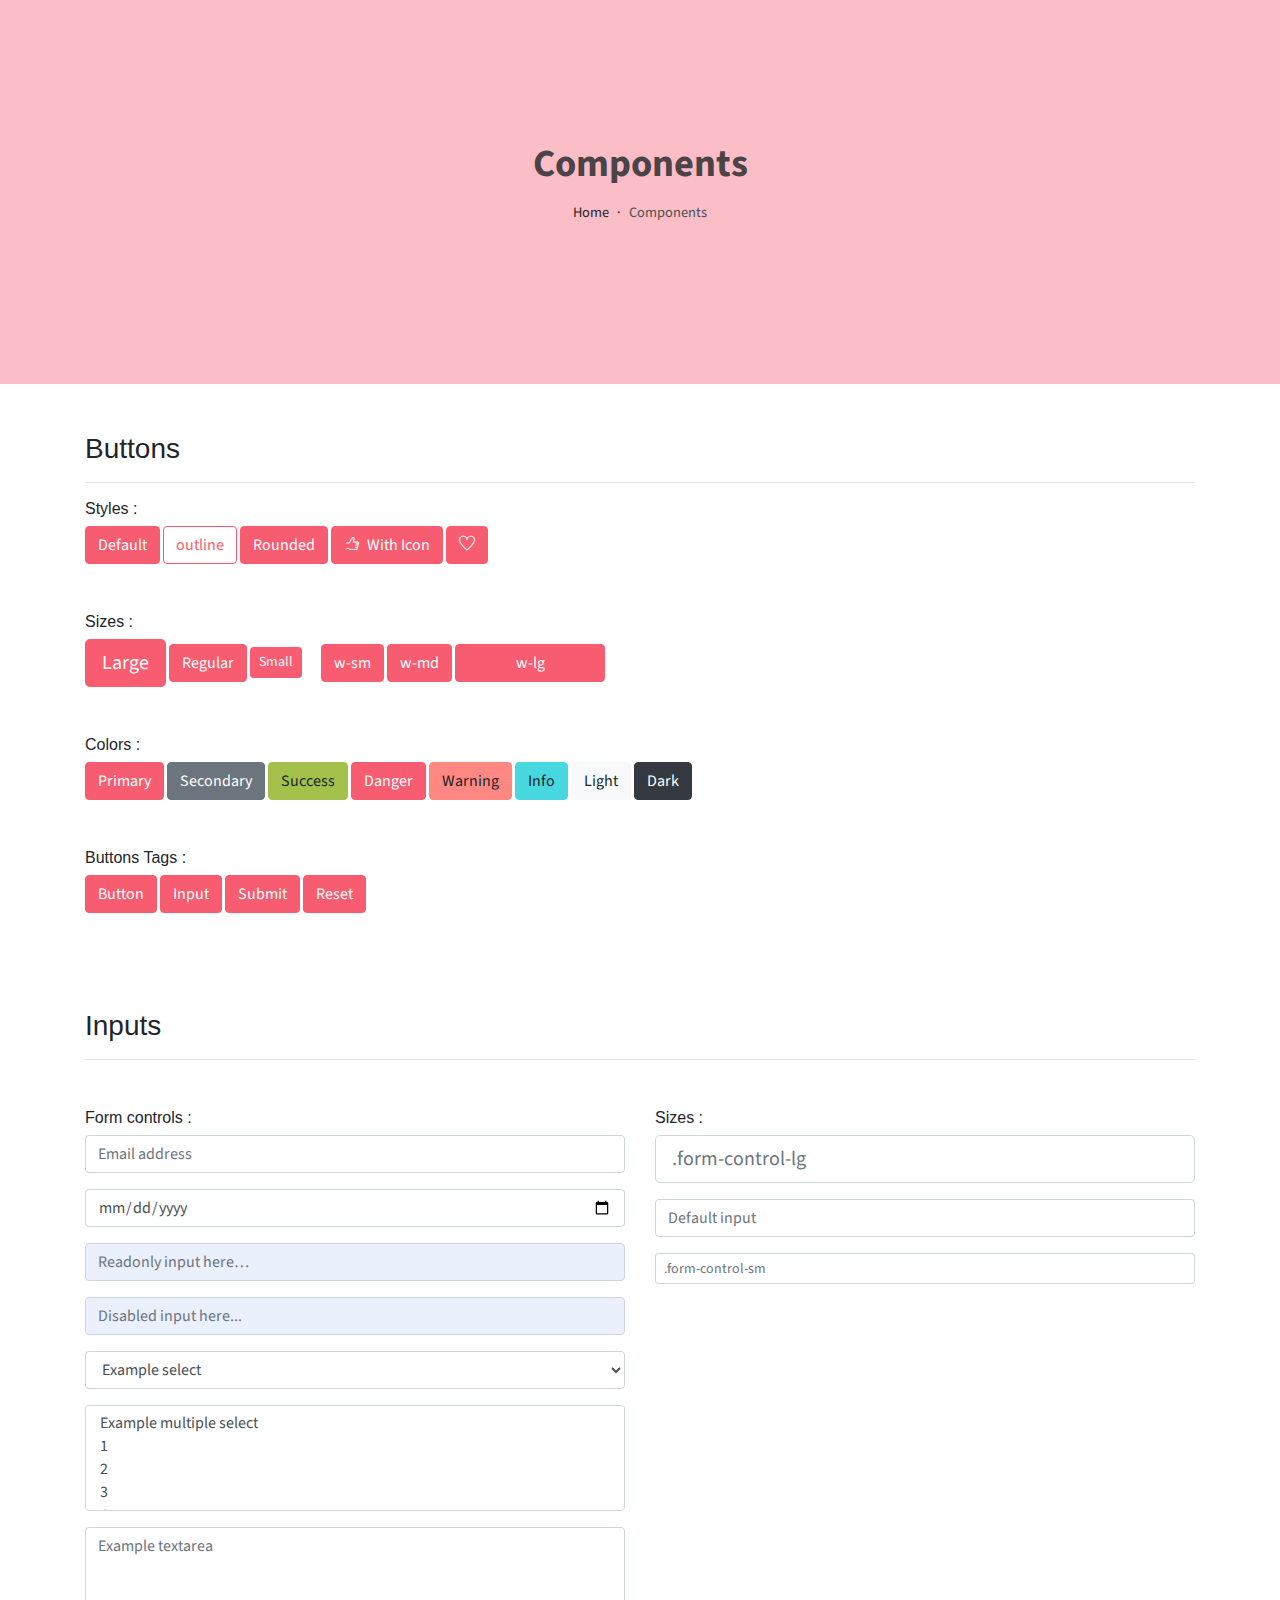
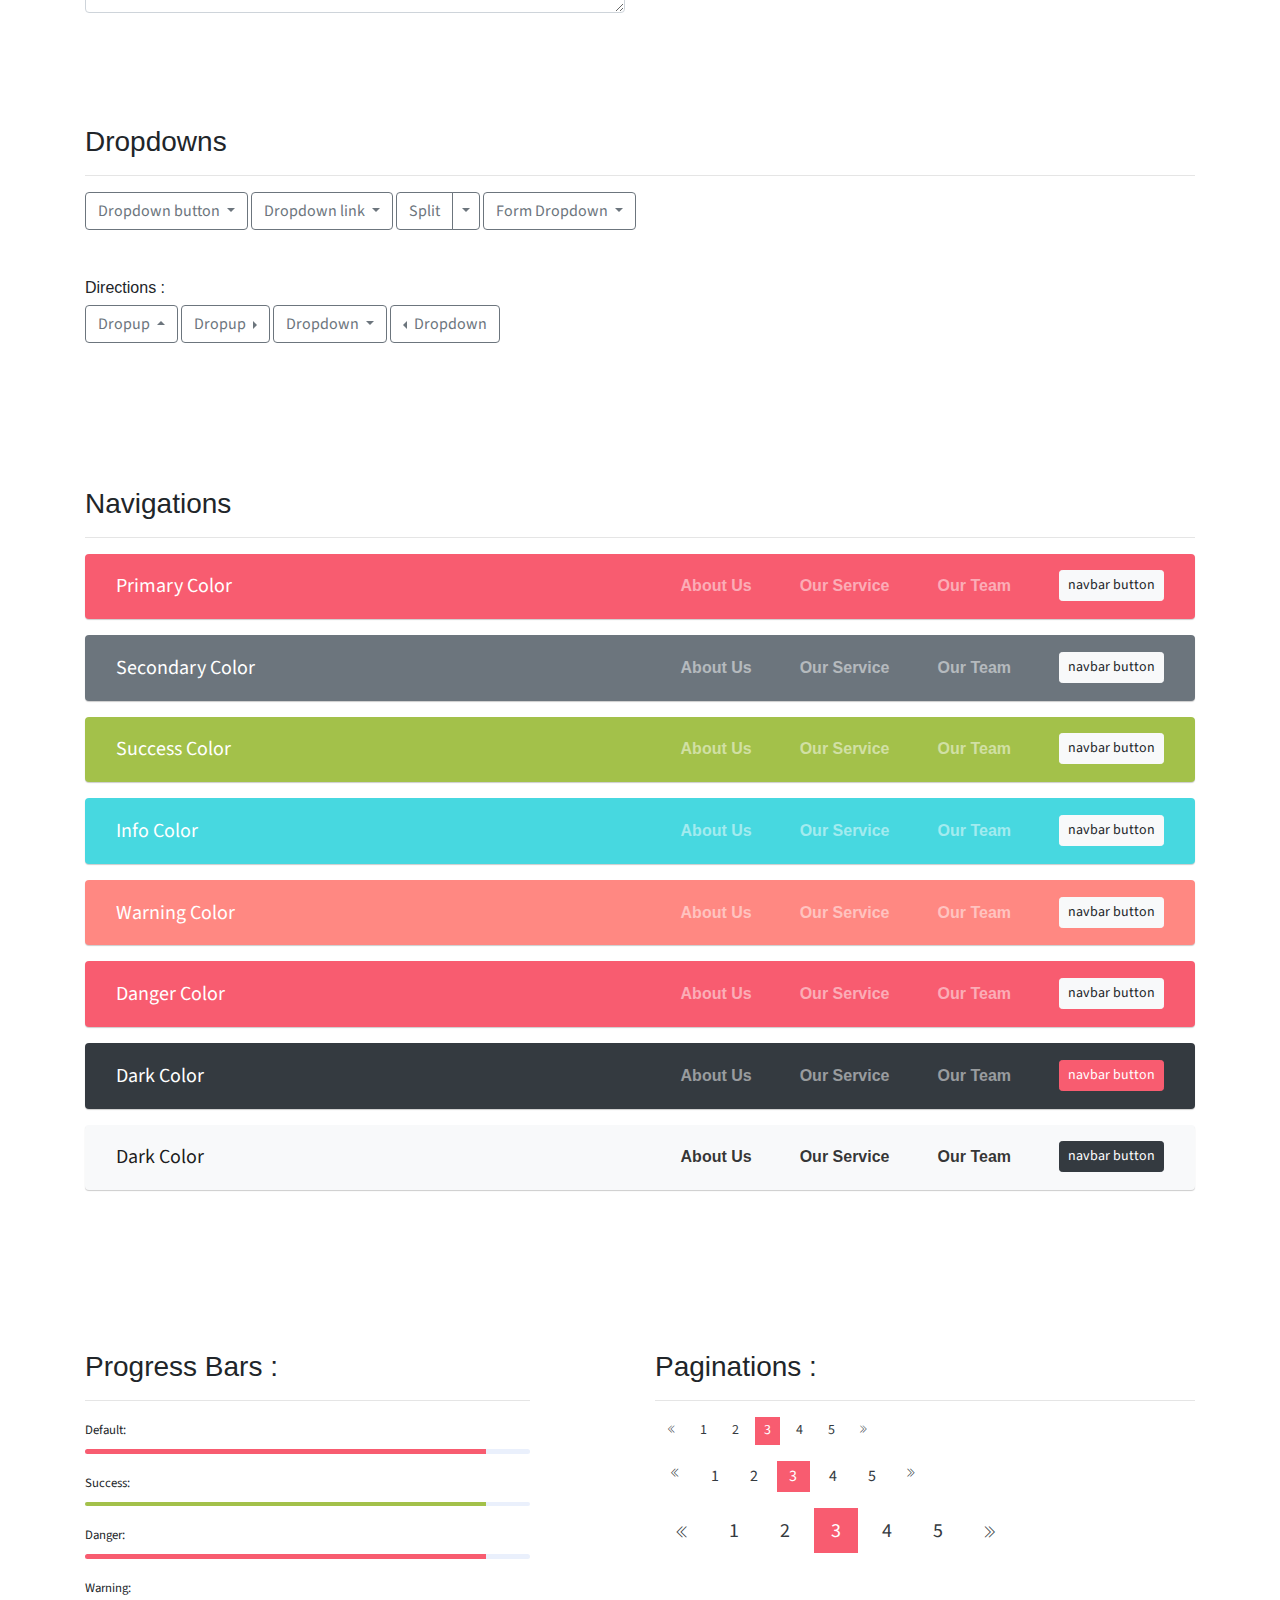
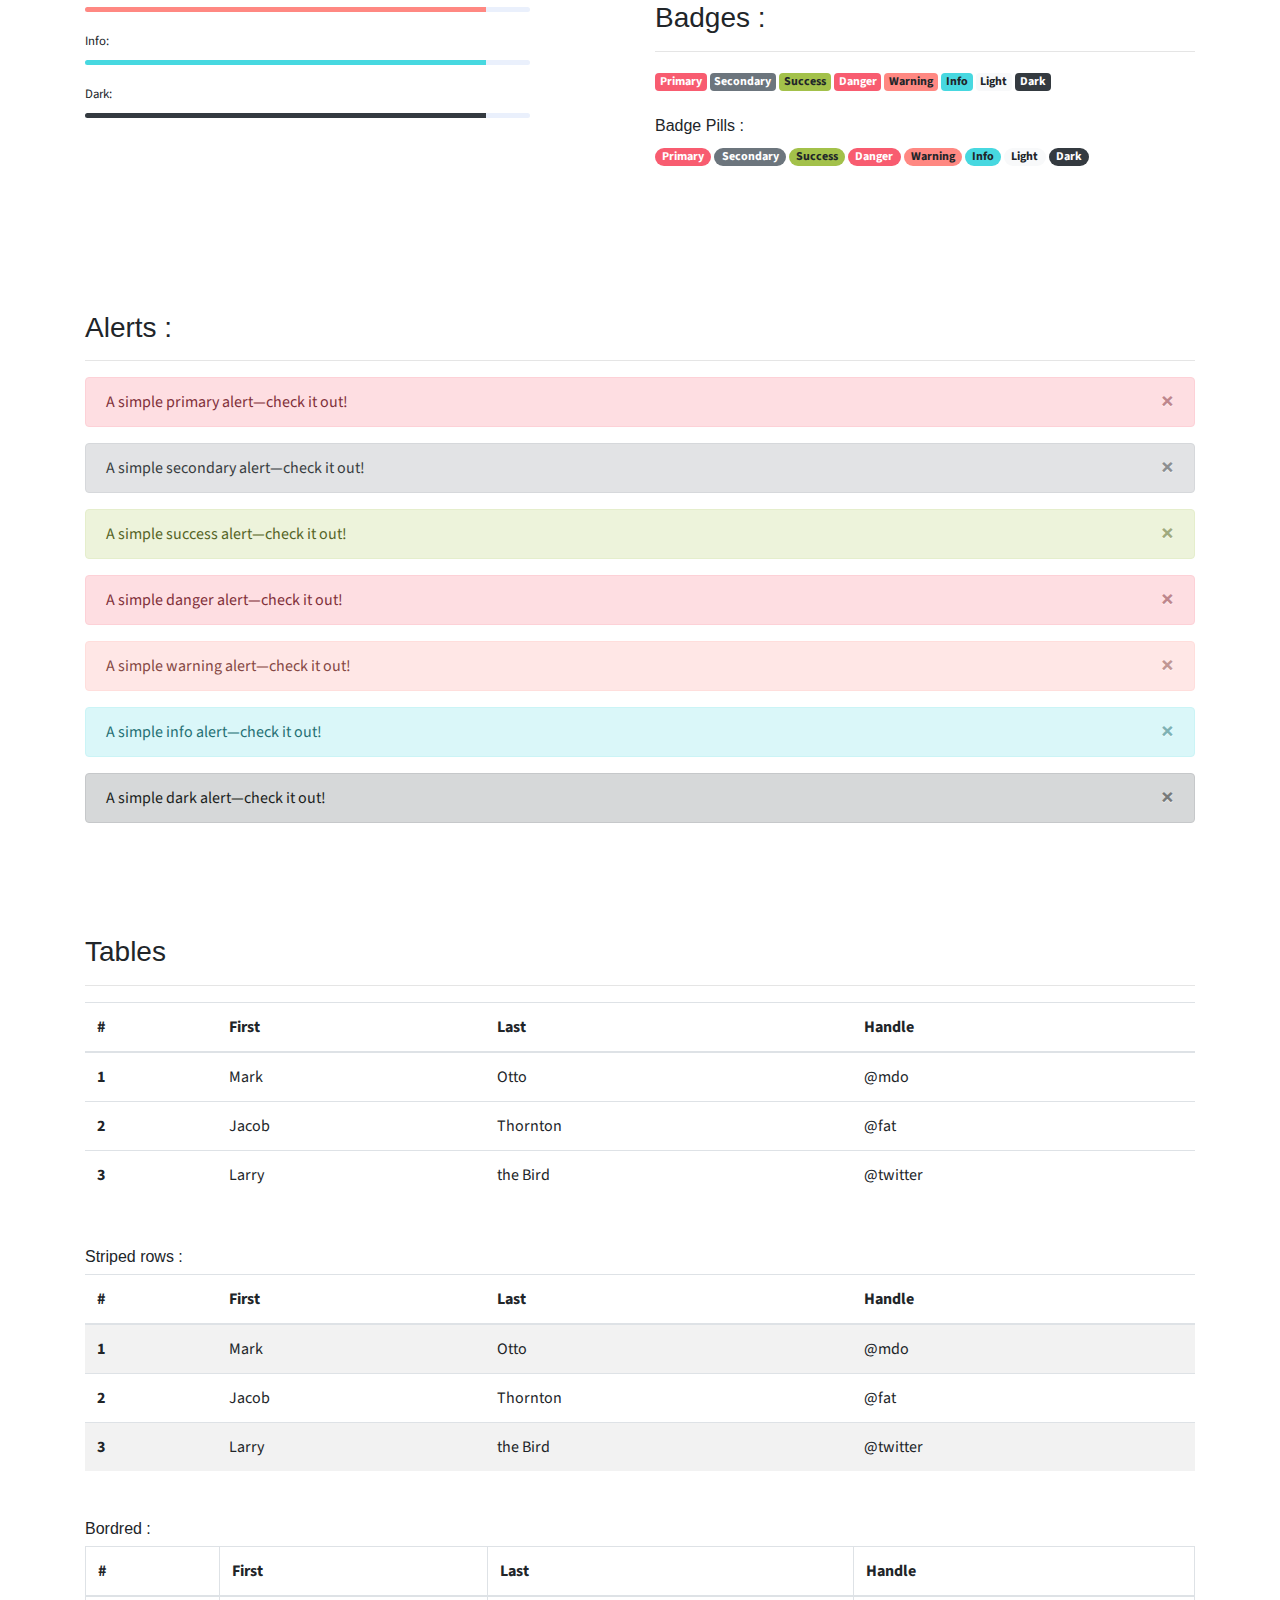
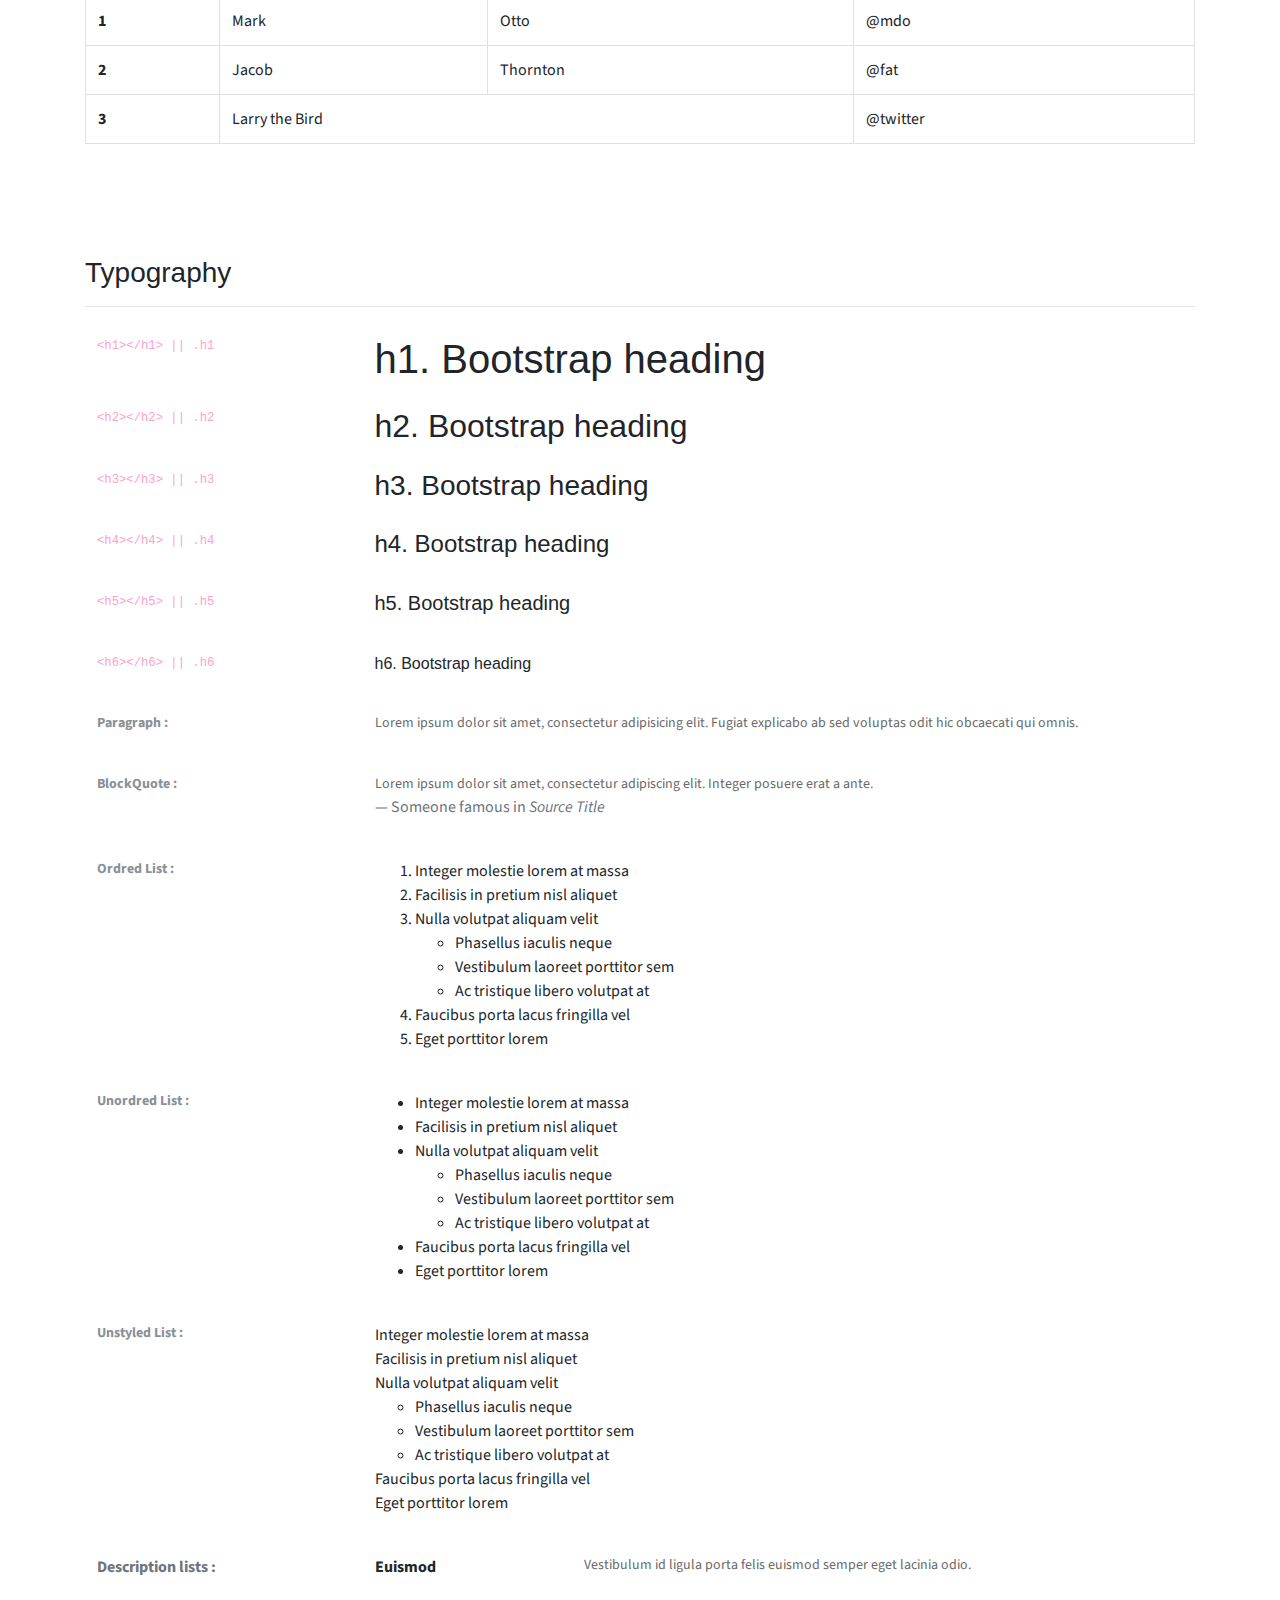
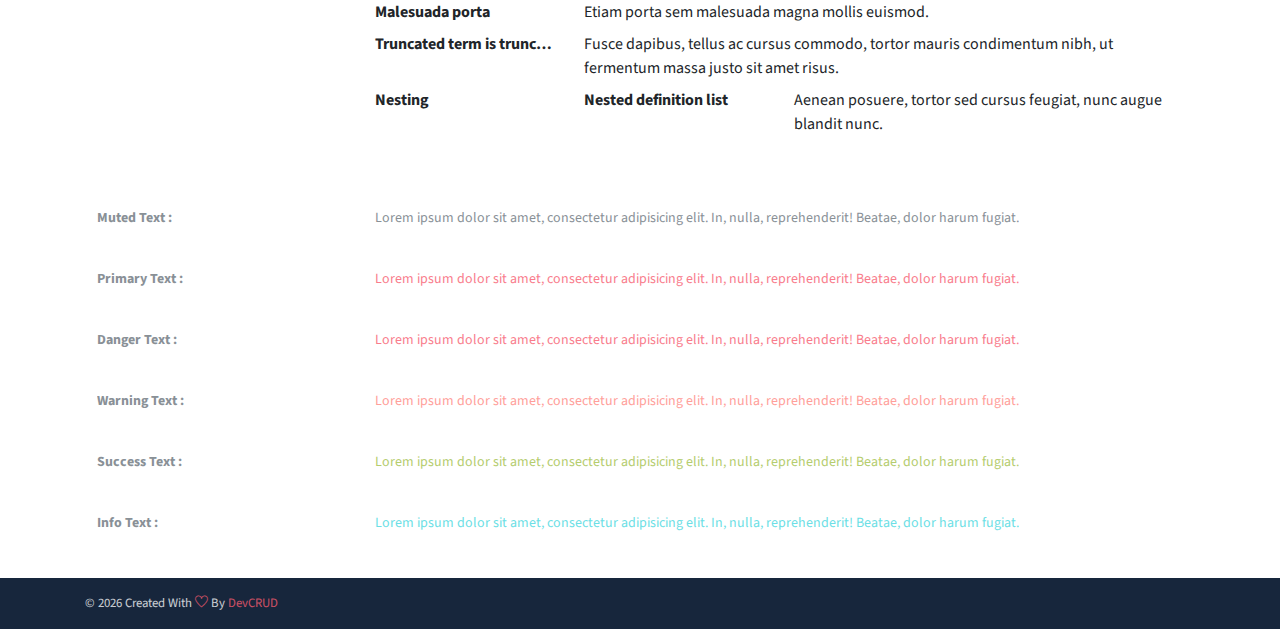
<file: components.html>
<!DOCTYPE html>
<html lang="en">
<head>
   <meta charset="utf-8">
   <meta name="viewport" content="width=device-width, initial-scale=1, shrink-to-fit=no">
   <meta name="description" content="Start your development with MohammedIrshad landing page.">
   <meta name="author" content="Devcrud">
   <title>MohammedIrshad Landing page | Components</title>
   <link rel="icon" href="assets/imgs/favicon.png" type="image/png">
   <!-- font icons -->
   <link rel="stylesheet" href="assets/vendors/themify-icons/css/themify-icons.css">
   <!-- Bootstrap + Steller  -->
   <link rel="stylesheet" href="assets/css/johndoe.css">
</head>
<body>

   <!-- Page Header -->
   <header class="header header-mini"> 
      <div class="header-title">Components</div> 
      <nav aria-label="breadcrumb">
         <ol class="breadcrumb">
            <li class="breadcrumb-item"><a href="/">Home</a></li>
            <li class="breadcrumb-item active" aria-current="page">Components</li>
         </ol>
      </nav>
   </header> <!-- End Of Page Header -->

   <!-- main content -->
   <div class="container">

      <!-- Buttons -->
      <h3 class="mt-5">Buttons</h3>
      <hr>
      <h6 class="section-secondary-title">Styles :</h6>
      <button class="btn btn-primary">Default</button>
      <button class="btn btn-outline-primary">outline</button>
      <button class="btn btn-primary rounded">Rounded</button>
      <button class="btn btn-primary rounded"><i class="ti-thumb-up pr-1"></i> With Icon</button>
      <button class="btn btn-primary circle"><i class="ti-heart"></i></button>

      <h6 class="section-secondary-title mt-5">Sizes :</h6>
      <button class="btn btn-primary btn-lg">Large</button>
      <button class="btn btn-primary ">Regular</button>
      <button class="btn btn-primary btn-sm">Small</button>
      <button class="btn btn-primary w-sm ml-3">w-sm</button>
      <button class="btn btn-primary w-md">w-md</button>
      <button class="btn btn-primary w-lg">w-lg</button>

      <h6 class="section-secondary-title mt-5">Colors :</h6>          
      <button type="button" class="btn btn-primary">Primary</button>
      <button type="button" class="btn btn-secondary">Secondary</button>
      <button type="button" class="btn btn-success">Success</button>
      <button type="button" class="btn btn-danger">Danger</button>
      <button type="button" class="btn btn-warning">Warning</button>
      <button type="button" class="btn btn-info">Info</button>
      <button type="button" class="btn btn-light">Light</button>
      <button type="button" class="btn btn-dark">Dark</button>

      <h6 class="section-secondary-title mt-5">Buttons Tags :</h6>
      <button class="btn btn-primary" type="submit">Button</button>
      <input class="btn btn-primary" type="button" value="Input">
      <input class="btn btn-primary" type="submit" value="Submit">
      <input class="btn btn-primary" type="reset" value="Reset">
      
      <!-- devider -->
      <div class="py-5"></div>

      <!-- Inputs -->
      <h3>Inputs</h3>
      <hr>
      <div class="row mt-5">
         <div class="col-md-6">
            <h6 class="section-secondary-title">Form controls :</h6>        
            <div class="form-group">
               <input type="email" class="form-control" id="exampleFormControlInput1" placeholder="Email address">
            </div>
            <div class="form-group">
               <input type="date" class="form-control" id="exampleFormControlInput1" placeholder="Date">
            </div>
            <div class="form-group">
               <input class="form-control" type="text" placeholder="Readonly input here…" readonly>
            </div>
            <div class="form-group">
               <input class="form-control" id="disabledInput" type="text" placeholder="Disabled input here..." disabled>
            </div>
            <div class="form-group">
               <select class="form-control" id="exampleFormControlSelect1">
                  <option>Example select</option>
                  <option>1</option>
                  <option>2</option>
                  <option>3</option>
                  <option>4</option>
                  <option>5</option>
               </select>
            </div>
            <div class="form-group">
               <select multiple class="form-control" id="exampleFormControlSelect2">
                  <option>Example multiple select</option>
                  <option>1</option>
                  <option>2</option>
                  <option>3</option>
                  <option>4</option>
                  <option>5</option>
               </select>
            </div>
            <div class="form-group">
               <textarea class="form-control" id="exampleFormControlTextarea1" rows="3" placeholder="Example textarea"></textarea>
            </div>
         </div>
         <div class="col-md-6">
            <h6 class="section-secondary-title">Sizes :</h6>    
            <div class="form-group">
               <input class="form-control form-control-lg" type="text" placeholder=".form-control-lg">             
            </div>
            <div class="form-group">
               <input class="form-control" type="text" placeholder="Default input">
            </div>
            <div class="form-group">
               <input class="form-control form-control-sm" type="text" placeholder=".form-control-sm"> 
            </div>
         </div>
      </div> <!-- end of inputs -->   

      <!-- devider -->
      <div class="py-5"></div>             

      <!-- Dropdowns -->
      <h3 class="components-section-title font-weight-normal">Dropdowns</h3>
      <hr>
      <div class="dropdown d-inline-block">
         <button class="btn btn-outline-secondary dropdown-toggle" type="button" id="dropdownMenuButton" data-toggle="dropdown" aria-haspopup="true" aria-expanded="false">
         Dropdown button
         </button>
         <div class="dropdown-menu" aria-labelledby="dropdownMenuButton">
         <a class="dropdown-item" href="#">Action</a>
         <a class="dropdown-item" href="#">Another action</a>
         <a class="dropdown-item" href="#">Something else here</a>
         </div>
      </div>
      <div class="dropdown d-inline-block">
         <a class="btn btn-outline-secondary dropdown-toggle" href="#" role="button" id="dropdownMenuLink" data-toggle="dropdown" aria-haspopup="true" aria-expanded="false">
            Dropdown link
         </a>
         <div class="dropdown-menu" aria-labelledby="dropdownMenuLink">
            <a class="dropdown-item" href="#">Action</a>
            <a class="dropdown-item" href="#">Another action</a>
            <a class="dropdown-item" href="#">Something else here</a>
         </div>
      </div>
      <div class="btn-group">
         <button type="button" class="btn btn-outline-secondary">Split</button>
         <button type="button" class="btn btn-outline-secondary dropdown-toggle dropdown-toggle-split" data-toggle="dropdown" aria-haspopup="true" aria-expanded="false">
         <span class="sr-only">Toggle Dropdown</span>
         </button>
         <div class="dropdown-menu">
            <a class="dropdown-item" href="#">Action</a>
            <a class="dropdown-item" href="#">Another action</a>
            <a class="dropdown-item" href="#">Something else here</a>
            <div class="dropdown-divider"></div>
            <a class="dropdown-item" href="#">Separated link</a>
         </div>
      </div>
      <div class="btn-group">
         <button class="btn btn-outline-secondary dropdown-toggle" type="button" id="dropdownMenuButton" data-toggle="dropdown" aria-haspopup="true" aria-expanded="false">
            Form Dropdown
         </button>
         <div class="dropdown-menu form">
            <form class="px-4 py-3">
               <div class="form-group">
                  <input type="email" class="form-control" id="exampleDropdownFormEmail1" placeholder="email@example.com">
               </div>
               <div class="form-group">
                  <input type="password" class="form-control" id="exampleDropdownFormPassword1" placeholder="Password">
               </div>
               <div class="form-check mb-3">
                  <input type="checkbox" class="form-check-input" id="dropdownCheck">
                  <label class="form-check-label" for="dropdownCheck">
                     Remember me
                  </label>
               </div>
               <button type="submit" class="btn btn-primary btn-block">Sign in</button>
            </form>
            <div class="dropdown-divider"></div>
            <a class="dropdown-item" href="#"><small>New around here? Sign up</small></a>
            <a class="dropdown-item" href="#"><small>Forgot password?</small></a>
         </div>
      </div>       
      <h6 class="section-secondary-title mt-5">Directions :</h6>  
      <div class="btn-group dropup">
         <button type="button" class="btn btn-outline-secondary dropdown-toggle" data-toggle="dropdown" aria-haspopup="true" aria-expanded="false">
            Dropup
         </button>
         <div class="dropdown-menu">
            <a class="dropdown-item" href="#">Action</a>
            <a class="dropdown-item" href="#">Another action</a>
            <a class="dropdown-item" href="#">Something else here</a>
            <div class="dropdown-divider"></div>
            <a class="dropdown-item" href="#">Separated link</a>
         </div>
      </div>
      <div class="btn-group dropright">
         <button type="button" class="btn btn-outline-secondary dropdown-toggle" data-toggle="dropdown" aria-haspopup="true" aria-expanded="false">
            Dropup
         </button>
         <div class="dropdown-menu">
            <a class="dropdown-item" href="#">Action</a>
            <a class="dropdown-item" href="#">Another action</a>
            <a class="dropdown-item" href="#">Something else here</a>
            <div class="dropdown-divider"></div>
            <a class="dropdown-item" href="#">Separated link</a>
         </div>
      </div>
      <div class="btn-group">
         <button type="button" class="btn btn-outline-secondary dropdown-toggle" data-toggle="dropdown" aria-haspopup="true" aria-expanded="false">
            Dropdown
         </button>
         <div class="dropdown-menu">
            <a class="dropdown-item" href="#">Action</a>
            <a class="dropdown-item" href="#">Another action</a>
            <a class="dropdown-item" href="#">Something else here</a>
            <div class="dropdown-divider"></div>
            <a class="dropdown-item" href="#">Separated link</a>
         </div>
      </div>
      <div class="btn-group dropleft">
         <button type="button" class="btn btn-outline-secondary dropdown-toggle" data-toggle="dropdown" aria-haspopup="true" aria-expanded="false">
            Dropdown
         </button>
         <div class="dropdown-menu">
            <a class="dropdown-item" href="#">Action</a>
            <a class="dropdown-item" href="#">Another action</a>
            <a class="dropdown-item" href="#">Something else here</a>
            <div class="dropdown-divider"></div>
            <a class="dropdown-item" href="#">Separated link</a>
         </div>
      </div> <!-- end of Dropdowns -->  

      <!-- devider -->
      <div class="py-5"></div>   

      <!-- navbars -->
      <h3 class="components-section-title font-weight-normal mt-5">Navigations</h3>
      <hr>
      <nav class="navbar navbar-expand-sm navbar-dark bg-primary rounded shadow mb-3">
         <div class="container">
            <a class="navbar-brand" href="#">Primary Color</a>
            <button class="navbar-toggler ml-auto" type="button" data-toggle="collapse" data-target="#navbarSupportedContent" aria-controls="navbarSupportedContent" aria-expanded="false" aria-label="Toggle navigation">
            <span class="navbar-toggler-icon"></span>
            </button>
            <div class="collapse navbar-collapse" id="navbarSupportedContent">
               <ul class="navbar-nav ml-auto"> 
                  <li class="nav-item">
                     <a class="nav-link" href="#about">About Us</a>
                  </li>
                  <li class="nav-item">
                     <a class="nav-link" href="#service">Our Service</a>
                  </li>
                  <li class="nav-item">
                     <a class="nav-link" href="#team">Our Team</a>
                  </li>
                  <li class="nav-item">
                     <a href="#book-table" class="ml-4 mt-1 btn btn-light btn-sm">navbar button</a>
                  </li>
               </ul>                       
            </div>
         </div>
      </nav>
      <nav class="navbar navbar-expand-sm navbar-dark bg-secondary rounded shadow mb-3">
         <div class="container">
            <a class="navbar-brand" href="#">Secondary Color</a>
            <button class="navbar-toggler ml-auto" type="button" data-toggle="collapse" data-target="#navbarSupportedContent" aria-controls="navbarSupportedContent" aria-expanded="false" aria-label="Toggle navigation">
            <span class="navbar-toggler-icon"></span>
            </button>
            <div class="collapse navbar-collapse" id="navbarSupportedContent">
               <ul class="navbar-nav ml-auto"> 
                  <li class="nav-item">
                     <a class="nav-link" href="#about">About Us</a>
                  </li>
                  <li class="nav-item">
                     <a class="nav-link" href="#service">Our Service</a>
                  </li>
                  <li class="nav-item">
                     <a class="nav-link" href="#team">Our Team</a>
                  </li>
                  <li class="nav-item">
                     <a href="#book-table" class="ml-4 mt-1 btn btn-light btn-sm">navbar button</a>
                  </li>
               </ul>                       
            </div>
         </div>
      </nav>
      <nav class="navbar navbar-expand-sm navbar-dark bg-success rounded shadow mb-3">
         <div class="container">
            <a class="navbar-brand" href="#">Success Color</a>
            <button class="navbar-toggler ml-auto" type="button" data-toggle="collapse" data-target="#navbarSupportedContent" aria-controls="navbarSupportedContent" aria-expanded="false" aria-label="Toggle navigation">
            <span class="navbar-toggler-icon"></span>
            </button>
            <div class="collapse navbar-collapse" id="navbarSupportedContent">
               <ul class="navbar-nav ml-auto"> 
                  <li class="nav-item">
                     <a class="nav-link" href="#about">About Us</a>
                  </li>
                  <li class="nav-item">
                     <a class="nav-link" href="#service">Our Service</a>
                  </li>
                  <li class="nav-item">
                     <a class="nav-link" href="#team">Our Team</a>
                  </li>
                  <li class="nav-item">
                     <a href="#book-table" class="ml-4 mt-1 btn btn-light btn-sm">navbar button</a>
                  </li>
               </ul>                       
            </div>
         </div>
      </nav>
      <nav class="navbar navbar-expand-sm navbar-dark bg-info rounded shadow mb-3">
         <div class="container">
            <a class="navbar-brand" href="#">Info Color</a>
            <button class="navbar-toggler ml-auto" type="button" data-toggle="collapse" data-target="#navbarSupportedContent" aria-controls="navbarSupportedContent" aria-expanded="false" aria-label="Toggle navigation">
            <span class="navbar-toggler-icon"></span>
            </button>
            <div class="collapse navbar-collapse" id="navbarSupportedContent">
               <ul class="navbar-nav ml-auto"> 
                  <li class="nav-item">
                     <a class="nav-link" href="#about">About Us</a>
                  </li>
                  <li class="nav-item">
                     <a class="nav-link" href="#service">Our Service</a>
                  </li>
                  <li class="nav-item">
                     <a class="nav-link" href="#team">Our Team</a>
                  </li>
                  <li class="nav-item">
                     <a href="#book-table" class="ml-4 mt-1 btn btn-light btn-sm">navbar button</a>
                  </li>
               </ul>                       
            </div>
         </div>
      </nav>
      <nav class="navbar navbar-expand-sm navbar-dark bg-warning rounded shadow mb-3">
         <div class="container">
            <a class="navbar-brand" href="#">Warning Color</a>
            <button class="navbar-toggler ml-auto" type="button" data-toggle="collapse" data-target="#navbarSupportedContent" aria-controls="navbarSupportedContent" aria-expanded="false" aria-label="Toggle navigation">
            <span class="navbar-toggler-icon"></span>
            </button>
            <div class="collapse navbar-collapse" id="navbarSupportedContent">
               <ul class="navbar-nav ml-auto"> 
                  <li class="nav-item">
                     <a class="nav-link" href="#about">About Us</a>
                  </li>
                  <li class="nav-item">
                     <a class="nav-link" href="#service">Our Service</a>
                  </li>
                  <li class="nav-item">
                     <a class="nav-link" href="#team">Our Team</a>
                  </li>
                  <li class="nav-item">
                     <a href="#book-table" class="ml-4 mt-1 btn btn-light btn-sm">navbar button</a>
                  </li>
               </ul>                       
            </div>
         </div>
      </nav>
      <nav class="navbar navbar-expand-sm navbar-dark bg-danger rounded shadow mb-3">
         <div class="container">
            <a class="navbar-brand" href="#">Danger Color</a>
            <button class="navbar-toggler ml-auto" type="button" data-toggle="collapse" data-target="#navbarSupportedContent" aria-controls="navbarSupportedContent" aria-expanded="false" aria-label="Toggle navigation">
            <span class="navbar-toggler-icon"></span>
            </button>
            <div class="collapse navbar-collapse" id="navbarSupportedContent">
               <ul class="navbar-nav ml-auto"> 
                  <li class="nav-item">
                     <a class="nav-link" href="#about">About Us</a>
                  </li>
                  <li class="nav-item">
                     <a class="nav-link" href="#service">Our Service</a>
                  </li>
                  <li class="nav-item">
                     <a class="nav-link" href="#team">Our Team</a>
                  </li>
                  <li class="nav-item">
                     <a href="#book-table" class="ml-4 mt-1 btn btn-light btn-sm">navbar button</a>
                  </li>
               </ul>                       
            </div>
         </div>
      </nav>
      <nav class="navbar navbar-expand-sm navbar-dark bg-dark rounded shadow mb-3">
         <div class="container">
            <a class="navbar-brand" href="#">Dark Color</a>
            <button class="navbar-toggler ml-auto" type="button" data-toggle="collapse" data-target="#navbarSupportedContent" aria-controls="navbarSupportedContent" aria-expanded="false" aria-label="Toggle navigation">
            <span class="navbar-toggler-icon"></span>
            </button>
            <div class="collapse navbar-collapse" id="navbarSupportedContent">
               <ul class="navbar-nav ml-auto"> 
                  <li class="nav-item">
                     <a class="nav-link" href="#about">About Us</a>
                  </li>
                  <li class="nav-item">
                     <a class="nav-link" href="#service">Our Service</a>
                  </li>
                  <li class="nav-item">
                     <a class="nav-link" href="#team">Our Team</a>
                  </li>
                  <li class="nav-item">
                     <a href="#book-table" class="ml-4 mt-1 btn btn-primary btn-sm">navbar button</a>
                  </li>
               </ul>                       
            </div>
         </div>
      </nav>
      <nav class="navbar navbar-expand-sm navbar-light bg-light rounded shadow mb-3">
         <div class="container">
            <a class="navbar-brand" href="#">Dark Color</a>
            <button class="navbar-toggler ml-auto" type="button" data-toggle="collapse" data-target="#navbarSupportedContent" aria-controls="navbarSupportedContent" aria-expanded="false" aria-label="Toggle navigation">
            <span class="navbar-toggler-icon"></span>
            </button>
            <div class="collapse navbar-collapse" id="navbarSupportedContent">
               <ul class="navbar-nav ml-auto"> 
                  <li class="nav-item">
                     <a class="nav-link" href="#about">About Us</a>
                  </li>
                  <li class="nav-item">
                     <a class="nav-link" href="#service">Our Service</a>
                  </li>
                  <li class="nav-item">
                     <a class="nav-link" href="#team">Our Team</a>
                  </li>
                  <li class="nav-item">
                     <a href="#book-table" class="ml-4 mt-1 btn btn-dark btn-sm">navbar button</a>
                  </li>
               </ul>                       
            </div>
         </div>
      </nav>
      <!-- End of navbars -->

      <!-- devider -->
      <div class="py-5"></div>   
      
      <!-- progress bars -->
      <div class="row justify-content-between">
         <div class="col-md-5">
            <h3 class="components-section-title font-weight-normal mt-5">Progress Bars :</h3>
            <hr>
            <small>Default: </small>
            <div class="progress mt-2 mb-3">
               <div class="progress-bar" role="progressbar" style="width: 90%" aria-valuenow="25" aria-valuemin="0" aria-valuemax="100"></div>
            </div>
            <small>Success:</small>
            <div class="progress mt-2 mb-3">
               <div class="progress-bar bg-success" role="progressbar" style="width: 90%" aria-valuenow="25" aria-valuemin="0" aria-valuemax="100"></div>
            </div>
            <small>Danger:</small>
            <div class="progress mt-2 mb-3">
               <div class="progress-bar bg-danger" role="progressbar" style="width: 90%" aria-valuenow="25" aria-valuemin="0" aria-valuemax="100"></div>
            </div>
            <small>Warning:</small>
            <div class="progress mt-2 mb-3">
               <div class="progress-bar bg-warning" role="progressbar" style="width: 90%" aria-valuenow="25" aria-valuemin="0" aria-valuemax="100"></div>
            </div>
            <small>Info:</small>
            <div class="progress mt-2 mb-3">
               <div class="progress-bar bg-info" role="progressbar" style="width: 90%" aria-valuenow="25" aria-valuemin="0" aria-valuemax="100"></div>
            </div>
            <small>Dark:</small>
            <div class="progress mt-2 mb-3">
               <div class="progress-bar bg-dark" role="progressbar" style="width: 90%" aria-valuenow="25" aria-valuemin="0" aria-valuemax="100"></div>
            </div>
         </div>
         <div class="col-md-6">
            <h3 class="components-section-title font-weight-normal mt-5">Paginations :</h3>
            <hr>
            <nav aria-label="Page navigation example">
               <ul class="pagination pagination-sm">
                  <li class="page-item"><a class="page-link" href="#"><i class="ti-angle-double-left"></i></a></li>
                  <li class="page-item"><a class="page-link" href="#">1</a></li>
                  <li class="page-item"><a class="page-link" href="#">2</a></li>
                  <li class="page-item active"><a class="page-link" href="#">3</a></li>
                  <li class="page-item"><a class="page-link" href="#">4</a></li>
                  <li class="page-item"><a class="page-link" href="#">5</a></li>
                  <li class="page-item"><a class="page-link" href="#"><i class="ti-angle-double-right"></i></a></li>
               </ul>
            </nav>
            <nav aria-label="Page navigation example">
               <ul class="pagination">
               <li class="page-item"><a class="page-link" href="#"><i class="ti-angle-double-left"></i></a></li>
                  <li class="page-item"><a class="page-link" href="#">1</a></li>
                  <li class="page-item"><a class="page-link" href="#">2</a></li>
                  <li class="page-item active"><a class="page-link" href="#">3</a></li>
                  <li class="page-item"><a class="page-link" href="#">4</a></li>
                  <li class="page-item"><a class="page-link" href="#">5</a></li>
                  <li class="page-item"><a class="page-link" href="#"><i class="ti-angle-double-right"></i></a></li>
               </ul>
            </nav>
            <nav aria-label="Page navigation example">
               <ul class="pagination pagination-lg">
                  <li class="page-item"><a class="page-link" href="#"><i class="ti-angle-double-left"></i></a></li>
                  <li class="page-item"><a class="page-link" href="#">1</a></li>
                  <li class="page-item"><a class="page-link" href="#">2</a></li>
                  <li class="page-item active"><a class="page-link" href="#">3</a></li>
                  <li class="page-item"><a class="page-link" href="#">4</a></li>
                  <li class="page-item"><a class="page-link" href="#">5</a></li>
                  <li class="page-item"><a class="page-link" href="#"><i class="ti-angle-double-right"></i></a></li>
               </ul>
            </nav>

            <!-- Badges -->
            <h3 class="components-section-title font-weight-normal mt-5">Badges :</h3>
            <hr>
            <span class="badge badge-primary">Primary</span>
            <span class="badge badge-secondary">Secondary</span>
            <span class="badge badge-success">Success</span>
            <span class="badge badge-danger">Danger</span>
            <span class="badge badge-warning">Warning</span>
            <span class="badge badge-info">Info</span>
            <span class="badge badge-light">Light</span>
            <span class="badge badge-dark">Dark</span>
            <h6 class="section-secondary-title mt-4 mb-2">Badge Pills :</h6>
            <span class="badge badge-pill badge-primary">Primary</span>
            <span class="badge badge-pill badge-secondary">Secondary</span>
            <span class="badge badge-pill badge-success">Success</span>
            <span class="badge badge-pill badge-danger">Danger</span>
            <span class="badge badge-pill badge-warning">Warning</span>
            <span class="badge badge-pill badge-info">Info</span>
            <span class="badge badge-pill badge-light">Light</span>
            <span class="badge badge-pill badge-dark">Dark</span>
         </div>
      </div> <!-- End of Progress bars -->

      <!-- devider -->
      <div class="py-5"></div>  

      <!-- Alerts -->
      <h3 class="components-section-title font-weight-normal mt-5">Alerts :</h3>
      <hr>
      <div class="alert alert-primary alert-dismissible fade show" role="alert">
         A simple primary alert—check it out!
         <button type="button" class="close" data-dismiss="alert" aria-label="Close">
            <span aria-hidden="true">&times;</span>
         </button>
      </div>
      <div class="alert alert-secondary alert-dismissible fade show" role="alert">
         A simple secondary alert—check it out!
         <button type="button" class="close" data-dismiss="alert" aria-label="Close">
            <span aria-hidden="true">&times;</span>
         </button>
      </div>
      <div class="alert alert-success alert-dismissible fade show" role="alert">
         A simple success alert—check it out!
         <button type="button" class="close" data-dismiss="alert" aria-label="Close">
            <span aria-hidden="true">&times;</span>
         </button>
      </div>
      <div class="alert alert-danger alert-dismissible fade show" role="alert">
         A simple danger alert—check it out!
         <button type="button" class="close" data-dismiss="alert" aria-label="Close">
            <span aria-hidden="true">&times;</span>
         </button>
      </div>
      <div class="alert alert-warning alert-dismissible fade show" role="alert">
         A simple warning alert—check it out!
         <button type="button" class="close" data-dismiss="alert" aria-label="Close">
            <span aria-hidden="true">&times;</span>
         </button>
      </div>
      <div class="alert alert-info alert-dismissible fade show" role="alert">
         A simple info alert—check it out!
         <button type="button" class="close" data-dismiss="alert" aria-label="Close">
            <span aria-hidden="true">&times;</span>
         </button>
      </div>
      <div class="alert alert-dark alert-dismissible fade show" role="alert">
         A simple dark alert—check it out!
         <button type="button" class="close" data-dismiss="alert" aria-label="Close">
            <span aria-hidden="true">&times;</span>
         </button>
      </div>
      <!-- end of alerts -->

      <!-- devider -->
      <div class="py-5"></div> 
   
      <!-- tables -->
      <h3 class="components-section-title">Tables</h3>
      <hr>
      <table class="table">
         <thead>
            <tr>
               <th scope="col">#</th>
               <th scope="col">First</th>
               <th scope="col">Last</th>
               <th scope="col">Handle</th>
            </tr>
         </thead>
         <tbody>
            <tr>
               <th scope="row">1</th>
               <td>Mark</td>
               <td>Otto</td>
               <td>@mdo</td>
            </tr>
            <tr>
               <th scope="row">2</th>
               <td>Jacob</td>
               <td>Thornton</td>
               <td>@fat</td>
            </tr>
            <tr>
               <th scope="row">3</th>
               <td>Larry</td>
               <td>the Bird</td>
               <td>@twitter</td>
            </tr>
         </tbody>
      </table>

      <h6 class="section-secondary-title mt-5">Striped rows :</h6>
      <table class="table table-striped">
         <thead>
            <tr>
               <th scope="col">#</th>
               <th scope="col">First</th>
               <th scope="col">Last</th>
               <th scope="col">Handle</th>
            </tr>
         </thead>
         <tbody>
            <tr>
               <th scope="row">1</th>
               <td>Mark</td>
               <td>Otto</td>
               <td>@mdo</td>
            </tr>
            <tr>
               <th scope="row">2</th>
               <td>Jacob</td>
               <td>Thornton</td>
               <td>@fat</td>
            </tr>
            <tr>
               <th scope="row">3</th>
               <td>Larry</td>
               <td>the Bird</td>
               <td>@twitter</td>
            </tr>
         </tbody>
      </table>

      <h6 class="section-secondary-title mt-5">Bordred :</h6>
      <table class="table table-bordered">
         <thead>
            <tr>
               <th scope="col">#</th>
               <th scope="col">First</th>
               <th scope="col">Last</th>
               <th scope="col">Handle</th>
            </tr>
         </thead>
         <tbody>
            <tr>
               <th scope="row">1</th>
               <td>Mark</td>
               <td>Otto</td>
               <td>@mdo</td>
            </tr>
            <tr>
               <th scope="row">2</th>
               <td>Jacob</td>
               <td>Thornton</td>
               <td>@fat</td>
            </tr>
            <tr>
               <th scope="row">3</th>
               <td colspan="2">Larry the Bird</td>
               <td>@twitter</td>
            </tr>
         </tbody>
      </table>
      <!-- end of tables -->

      <!-- devider -->
      <div class="py-5"></div> 

      <!-- typography -->
      <h3 class="components-section-title">Typography</h3>
      <hr>
     
      <table class="table table-borderless v-align-center">
         <tbody>
            <tr>
               <td>
                  <p><code class="highlighter-rouge">&lt;h1&gt;&lt;/h1&gt; || .h1</code></p>
               </td>
               <td class="w-75"><span class="h1">h1. Bootstrap heading</span></td>
            </tr>
            <tr>
               <td>
                  <p><code class="highlighter-rouge">&lt;h2&gt;&lt;/h2&gt; || .h2</code></p>
               </td>
               <td><span class="h2">h2. Bootstrap heading</span></td>
            </tr>
            <tr>
               <td>
                  <p><code class="highlighter-rouge">&lt;h3&gt;&lt;/h3&gt; || .h3</code></p>
               </td>
               <td><span class="h3">h3. Bootstrap heading</span></td>
            </tr>
            <tr>
               <td>
                  <p><code class="highlighter-rouge">&lt;h4&gt;&lt;/h4&gt; || .h4</code></p>
               </td>
               <td><span class="h4">h4. Bootstrap heading</span></td>
            </tr>
            <tr>
               <td>
                  <p><code class="highlighter-rouge">&lt;h5&gt;&lt;/h5&gt; || .h5</code></p>
               </td>
               <td><span class="h5">h5. Bootstrap heading</span></td>
            </tr>
            <tr>
               <td>
                  <p><code class="highlighter-rouge">&lt;h6&gt;&lt;/h6&gt; || .h6</code></p>
               </td>
               <td><span class="h6">h6. Bootstrap heading</span></td>
            </tr>
            <tr>
               <td>
                  <p class="font-weight-bold text-muted">Paragraph :</p>
               </td>
               <td><p>Lorem ipsum dolor sit amet, consectetur adipisicing elit. Fugiat explicabo ab sed voluptas odit hic obcaecati qui omnis.</p></td>
            </tr>
            <tr>
               <td>
                  <p class="font-weight-bold text-muted">BlockQuote :</p>
               </td>
               <td>
                  <blockquote class="blockquote">
                     <p class="mb-0">Lorem ipsum dolor sit amet, consectetur adipiscing elit. Integer posuere erat a ante.</p>
                     <footer class="blockquote-footer">Someone famous in <cite title="Source Title">Source Title</cite></footer>
                  </blockquote>
               </td>
            </tr>

            
            <tr>
               <td><p class="font-weight-bold text-muted">Ordred List :</p></td>
               <td>
                  <ol>
                     <li>Integer molestie lorem at massa</li>
                     <li>Facilisis in pretium nisl aliquet</li>
                     <li>Nulla volutpat aliquam velit
                        <ul>
                           <li>Phasellus iaculis neque</li>
                           <li>Vestibulum laoreet porttitor sem</li>
                           <li>Ac tristique libero volutpat at</li>
                        </ul>
                     </li>
                     <li>Faucibus porta lacus fringilla vel</li>
                     <li>Eget porttitor lorem</li>
                  </ol>
               </td>
            </tr>
            <tr>
               <td><p class="font-weight-bold text-muted">Unordred List :</p></td>
               <td>
                  <ul >
                     <li>Integer molestie lorem at massa</li>
                     <li>Facilisis in pretium nisl aliquet</li>
                     <li>Nulla volutpat aliquam velit
                        <ul>
                           <li>Phasellus iaculis neque</li>
                           <li>Vestibulum laoreet porttitor sem</li>
                           <li>Ac tristique libero volutpat at</li>
                        </ul>
                     </li>
                     <li>Faucibus porta lacus fringilla vel</li>
                     <li>Eget porttitor lorem</li>
                  </ul>
               </td>
            </tr>
            <tr>
               <td><p class="font-weight-bold text-muted">Unstyled List :</p></td>
               <td>
                  <ul class="list-unstyled">
                     <li>Integer molestie lorem at massa</li>
                     <li>Facilisis in pretium nisl aliquet</li>
                     <li>Nulla volutpat aliquam velit
                        <ul>
                           <li>Phasellus iaculis neque</li>
                           <li>Vestibulum laoreet porttitor sem</li>
                           <li>Ac tristique libero volutpat at</li>
                        </ul>
                     </li>
                     <li>Faucibus porta lacus fringilla vel</li>
                     <li>Eget porttitor lorem</li>
                  </ul>
               </td>
            </tr>
            <tr>
               <td class="font-weight-bold text-muted">Description lists : </td>
               <td>
                  <dl class="row">
                     <dt class="col-sm-3">Euismod</dt>
                     <dd class="col-sm-9">
                        <p>Vestibulum id ligula porta felis euismod semper eget lacinia odio.</p>
                     </dd>

                     <dt class="col-sm-3">Malesuada porta</dt>
                     <dd class="col-sm-9">Etiam porta sem malesuada magna mollis euismod.</dd>

                     <dt class="col-sm-3 text-truncate">Truncated term is truncated</dt>
                     <dd class="col-sm-9">Fusce dapibus, tellus ac cursus commodo, tortor mauris condimentum nibh, ut fermentum massa justo sit amet risus.</dd>

                     <dt class="col-sm-3">Nesting</dt>
                     <dd class="col-sm-9">
                        <dl class="row">
                           <dt class="col-sm-4">Nested definition list</dt>
                           <dd class="col-sm-8">Aenean posuere, tortor sed cursus feugiat, nunc augue blandit nunc.</dd>
                        </dl>
                     </dd>
                  </dl>
               </td>
            </tr>
            <tr>
               <td>
                  <p class="font-weight-bold text-muted">Muted Text :</p>
               </td>
               <td>
                  <p class="text-muted">Lorem ipsum dolor sit amet, consectetur adipisicing elit. In, nulla, reprehenderit! Beatae, dolor harum fugiat.</p>
               </td>
            </tr>
            <tr>
               <td>
                  <p class="font-weight-bold text-muted">Primary Text :</p>
               </td>
               <td>
                  <p class="text-primary">Lorem ipsum dolor sit amet, consectetur adipisicing elit. In, nulla, reprehenderit! Beatae, dolor harum fugiat.</p>
               </td>
            </tr>
            <tr>
               <td>
                  <p class="font-weight-bold text-muted">Danger Text :</p>
               </td>
               <td>
                  <p class="text-danger">Lorem ipsum dolor sit amet, consectetur adipisicing elit. In, nulla, reprehenderit! Beatae, dolor harum fugiat.</p>
               </td>
            </tr>
            <tr>
               <td>
                  <p class="font-weight-bold text-muted">Warning Text :</p>
               </td>
               <td>
                  <p class="text-warning">Lorem ipsum dolor sit amet, consectetur adipisicing elit. In, nulla, reprehenderit! Beatae, dolor harum fugiat.</p>
               </td>
            </tr>
            <tr>
               <td>
                  <p class="font-weight-bold text-muted">Success Text :</p>
               </td>
               <td>
                  <p class="text-success">Lorem ipsum dolor sit amet, consectetur adipisicing elit. In, nulla, reprehenderit! Beatae, dolor harum fugiat.</p>
               </td>
            </tr>
            <tr>
               <td>
                  <p class="font-weight-bold text-muted">Info Text :</p>
               </td>
               <td>
                  <p class="text-info">Lorem ipsum dolor sit amet, consectetur adipisicing elit. In, nulla, reprehenderit! Beatae, dolor harum fugiat.</p>
               </td>
            </tr>
         </tbody>
      </table>
   </div>
   <!-- end of typography -->

   <!-- Page Footer -->
   <footer class="footer py-3">
        <div class="container">
            <p class="small mb-0 text-light">
                &copy; <script>document.write(new Date().getFullYear())</script> Created With <i class="ti-heart text-danger"></i> By <a href="http://devcrud.com" target="_blank"><span class="text-danger" title="Bootstrap 4 Themes and Dashboards">DevCRUD</span></a> 
            </p>
        </div>
    </footer>
   <!-- End of Page Footer -->  
   
   <!-- core  -->
   <script src="assets/vendors/jquery/jquery-3.4.1.js"></script>
   <script src="assets/vendors/bootstrap/bootstrap.bundle.js"></script>

</body>
</html>
</file>
<file: assets/vendors/themify-icons/css/themify-icons.css>
@font-face {
	font-family: 'themify';
	src:url("../fonts/themify.eot?-fvbane");
	src:url("../fonts/themify.eot?#iefix-fvbane") format("embedded-opentype"),
		url("../fonts/themify.woff?-fvbane") format("woff"),
		url("../fonts/themify.ttf?-fvbane") format("truetype"),
		url("../fonts/themify.svg?-fvbane#themify") format("svg");
	font-weight: normal;
	font-style: normal;
}

[class^="ti-"], [class*=" ti-"] {
	font-family: 'themify';
	speak: none;
	font-style: normal;
	font-weight: normal;
	font-variant: normal;
	text-transform: none;
	line-height: 1;

	/* Better Font Rendering =========== */
	-webkit-font-smoothing: antialiased;
	-moz-osx-font-smoothing: grayscale;
}

.ti-wand:before {
	content: "\e600";
}
.ti-volume:before {
	content: "\e601";
}
.ti-user:before {
	content: "\e602";
}
.ti-unlock:before {
	content: "\e603";
}
.ti-unlink:before {
	content: "\e604";
}
.ti-trash:before {
	content: "\e605";
}
.ti-thought:before {
	content: "\e606";
}
.ti-target:before {
	content: "\e607";
}
.ti-tag:before {
	content: "\e608";
}
.ti-tablet:before {
	content: "\e609";
}
.ti-star:before {
	content: "\e60a";
}
.ti-spray:before {
	content: "\e60b";
}
.ti-signal:before {
	content: "\e60c";
}
.ti-shopping-cart:before {
	content: "\e60d";
}
.ti-shopping-cart-full:before {
	content: "\e60e";
}
.ti-settings:before {
	content: "\e60f";
}
.ti-search:before {
	content: "\e610";
}
.ti-zoom-in:before {
	content: "\e611";
}
.ti-zoom-out:before {
	content: "\e612";
}
.ti-cut:before {
	content: "\e613";
}
.ti-ruler:before {
	content: "\e614";
}
.ti-ruler-pencil:before {
	content: "\e615";
}
.ti-ruler-alt:before {
	content: "\e616";
}
.ti-bookmark:before {
	content: "\e617";
}
.ti-bookmark-alt:before {
	content: "\e618";
}
.ti-reload:before {
	content: "\e619";
}
.ti-plus:before {
	content: "\e61a";
}
.ti-pin:before {
	content: "\e61b";
}
.ti-pencil:before {
	content: "\e61c";
}
.ti-pencil-alt:before {
	content: "\e61d";
}
.ti-paint-roller:before {
	content: "\e61e";
}
.ti-paint-bucket:before {
	content: "\e61f";
}
.ti-na:before {
	content: "\e620";
}
.ti-mobile:before {
	content: "\e621";
}
.ti-minus:before {
	content: "\e622";
}
.ti-medall:before {
	content: "\e623";
}
.ti-medall-alt:before {
	content: "\e624";
}
.ti-marker:before {
	content: "\e625";
}
.ti-marker-alt:before {
	content: "\e626";
}
.ti-arrow-up:before {
	content: "\e627";
}
.ti-arrow-right:before {
	content: "\e628";
}
.ti-arrow-left:before {
	content: "\e629";
}
.ti-arrow-down:before {
	content: "\e62a";
}
.ti-lock:before {
	content: "\e62b";
}
.ti-location-arrow:before {
	content: "\e62c";
}
.ti-link:before {
	content: "\e62d";
}
.ti-layout:before {
	content: "\e62e";
}
.ti-layers:before {
	content: "\e62f";
}
.ti-layers-alt:before {
	content: "\e630";
}
.ti-key:before {
	content: "\e631";
}
.ti-import:before {
	content: "\e632";
}
.ti-image:before {
	content: "\e633";
}
.ti-heart:before {
	content: "\e634";
}
.ti-heart-broken:before {
	content: "\e635";
}
.ti-hand-stop:before {
	content: "\e636";
}
.ti-hand-open:before {
	content: "\e637";
}
.ti-hand-drag:before {
	content: "\e638";
}
.ti-folder:before {
	content: "\e639";
}
.ti-flag:before {
	content: "\e63a";
}
.ti-flag-alt:before {
	content: "\e63b";
}
.ti-flag-alt-2:before {
	content: "\e63c";
}
.ti-eye:before {
	content: "\e63d";
}
.ti-export:before {
	content: "\e63e";
}
.ti-exchange-vertical:before {
	content: "\e63f";
}
.ti-desktop:before {
	content: "\e640";
}
.ti-cup:before {
	content: "\e641";
}
.ti-crown:before {
	content: "\e642";
}
.ti-comments:before {
	content: "\e643";
}
.ti-comment:before {
	content: "\e644";
}
.ti-comment-alt:before {
	content: "\e645";
}
.ti-close:before {
	content: "\e646";
}
.ti-clip:before {
	content: "\e647";
}
.ti-angle-up:before {
	content: "\e648";
}
.ti-angle-right:before {
	content: "\e649";
}
.ti-angle-left:before {
	content: "\e64a";
}
.ti-angle-down:before {
	content: "\e64b";
}
.ti-check:before {
	content: "\e64c";
}
.ti-check-box:before {
	content: "\e64d";
}
.ti-camera:before {
	content: "\e64e";
}
.ti-announcement:before {
	content: "\e64f";
}
.ti-brush:before {
	content: "\e650";
}
.ti-briefcase:before {
	content: "\e651";
}
.ti-bolt:before {
	content: "\e652";
}
.ti-bolt-alt:before {
	content: "\e653";
}
.ti-blackboard:before {
	content: "\e654";
}
.ti-bag:before {
	content: "\e655";
}
.ti-move:before {
	content: "\e656";
}
.ti-arrows-vertical:before {
	content: "\e657";
}
.ti-arrows-horizontal:before {
	content: "\e658";
}
.ti-fullscreen:before {
	content: "\e659";
}
.ti-arrow-top-right:before {
	content: "\e65a";
}
.ti-arrow-top-left:before {
	content: "\e65b";
}
.ti-arrow-circle-up:before {
	content: "\e65c";
}
.ti-arrow-circle-right:before {
	content: "\e65d";
}
.ti-arrow-circle-left:before {
	content: "\e65e";
}
.ti-arrow-circle-down:before {
	content: "\e65f";
}
.ti-angle-double-up:before {
	content: "\e660";
}
.ti-angle-double-right:before {
	content: "\e661";
}
.ti-angle-double-left:before {
	content: "\e662";
}
.ti-angle-double-down:before {
	content: "\e663";
}
.ti-zip:before {
	content: "\e664";
}
.ti-world:before {
	content: "\e665";
}
.ti-wheelchair:before {
	content: "\e666";
}
.ti-view-list:before {
	content: "\e667";
}
.ti-view-list-alt:before {
	content: "\e668";
}
.ti-view-grid:before {
	content: "\e669";
}
.ti-uppercase:before {
	content: "\e66a";
}
.ti-upload:before {
	content: "\e66b";
}
.ti-underline:before {
	content: "\e66c";
}
.ti-truck:before {
	content: "\e66d";
}
.ti-timer:before {
	content: "\e66e";
}
.ti-ticket:before {
	content: "\e66f";
}
.ti-thumb-up:before {
	content: "\e670";
}
.ti-thumb-down:before {
	content: "\e671";
}
.ti-text:before {
	content: "\e672";
}
.ti-stats-up:before {
	content: "\e673";
}
.ti-stats-down:before {
	content: "\e674";
}
.ti-split-v:before {
	content: "\e675";
}
.ti-split-h:before {
	content: "\e676";
}
.ti-smallcap:before {
	content: "\e677";
}
.ti-shine:before {
	content: "\e678";
}
.ti-shift-right:before {
	content: "\e679";
}
.ti-shift-left:before {
	content: "\e67a";
}
.ti-shield:before {
	content: "\e67b";
}
.ti-notepad:before {
	content: "\e67c";
}
.ti-server:before {
	content: "\e67d";
}
.ti-quote-right:before {
	content: "\e67e";
}
.ti-quote-left:before {
	content: "\e67f";
}
.ti-pulse:before {
	content: "\e680";
}
.ti-printer:before {
	content: "\e681";
}
.ti-power-off:before {
	content: "\e682";
}
.ti-plug:before {
	content: "\e683";
}
.ti-pie-chart:before {
	content: "\e684";
}
.ti-paragraph:before {
	content: "\e685";
}
.ti-panel:before {
	content: "\e686";
}
.ti-package:before {
	content: "\e687";
}
.ti-music:before {
	content: "\e688";
}
.ti-music-alt:before {
	content: "\e689";
}
.ti-mouse:before {
	content: "\e68a";
}
.ti-mouse-alt:before {
	content: "\e68b";
}
.ti-money:before {
	content: "\e68c";
}
.ti-microphone:before {
	content: "\e68d";
}
.ti-menu:before {
	content: "\e68e";
}
.ti-menu-alt:before {
	content: "\e68f";
}
.ti-map:before {
	content: "\e690";
}
.ti-map-alt:before {
	content: "\e691";
}
.ti-loop:before {
	content: "\e692";
}
.ti-location-pin:before {
	content: "\e693";
}
.ti-list:before {
	content: "\e694";
}
.ti-light-bulb:before {
	content: "\e695";
}
.ti-Italic:before {
	content: "\e696";
}
.ti-info:before {
	content: "\e697";
}
.ti-infinite:before {
	content: "\e698";
}
.ti-id-badge:before {
	content: "\e699";
}
.ti-hummer:before {
	content: "\e69a";
}
.ti-home:before {
	content: "\e69b";
}
.ti-help:before {
	content: "\e69c";
}
.ti-headphone:before {
	content: "\e69d";
}
.ti-harddrives:before {
	content: "\e69e";
}
.ti-harddrive:before {
	content: "\e69f";
}
.ti-gift:before {
	content: "\e6a0";
}
.ti-game:before {
	content: "\e6a1";
}
.ti-filter:before {
	content: "\e6a2";
}
.ti-files:before {
	content: "\e6a3";
}
.ti-file:before {
	content: "\e6a4";
}
.ti-eraser:before {
	content: "\e6a5";
}
.ti-envelope:before {
	content: "\e6a6";
}
.ti-download:before {
	content: "\e6a7";
}
.ti-direction:before {
	content: "\e6a8";
}
.ti-direction-alt:before {
	content: "\e6a9";
}
.ti-dashboard:before {
	content: "\e6aa";
}
.ti-control-stop:before {
	content: "\e6ab";
}
.ti-control-shuffle:before {
	content: "\e6ac";
}
.ti-control-play:before {
	content: "\e6ad";
}
.ti-control-pause:before {
	content: "\e6ae";
}
.ti-control-forward:before {
	content: "\e6af";
}
.ti-control-backward:before {
	content: "\e6b0";
}
.ti-cloud:before {
	content: "\e6b1";
}
.ti-cloud-up:before {
	content: "\e6b2";
}
.ti-cloud-down:before {
	content: "\e6b3";
}
.ti-clipboard:before {
	content: "\e6b4";
}
.ti-car:before {
	content: "\e6b5";
}
.ti-calendar:before {
	content: "\e6b6";
}
.ti-book:before {
	content: "\e6b7";
}
.ti-bell:before {
	content: "\e6b8";
}
.ti-basketball:before {
	content: "\e6b9";
}
.ti-bar-chart:before {
	content: "\e6ba";
}
.ti-bar-chart-alt:before {
	content: "\e6bb";
}
.ti-back-right:before {
	content: "\e6bc";
}
.ti-back-left:before {
	content: "\e6bd";
}
.ti-arrows-corner:before {
	content: "\e6be";
}
.ti-archive:before {
	content: "\e6bf";
}
.ti-anchor:before {
	content: "\e6c0";
}
.ti-align-right:before {
	content: "\e6c1";
}
.ti-align-left:before {
	content: "\e6c2";
}
.ti-align-justify:before {
	content: "\e6c3";
}
.ti-align-center:before {
	content: "\e6c4";
}
.ti-alert:before {
	content: "\e6c5";
}
.ti-alarm-clock:before {
	content: "\e6c6";
}
.ti-agenda:before {
	content: "\e6c7";
}
.ti-write:before {
	content: "\e6c8";
}
.ti-window:before {
	content: "\e6c9";
}
.ti-widgetized:before {
	content: "\e6ca";
}
.ti-widget:before {
	content: "\e6cb";
}
.ti-widget-alt:before {
	content: "\e6cc";
}
.ti-wallet:before {
	content: "\e6cd";
}
.ti-video-clapper:before {
	content: "\e6ce";
}
.ti-video-camera:before {
	content: "\e6cf";
}
.ti-vector:before {
	content: "\e6d0";
}
.ti-themify-logo:before {
	content: "\e6d1";
}
.ti-themify-favicon:before {
	content: "\e6d2";
}
.ti-themify-favicon-alt:before {
	content: "\e6d3";
}
.ti-support:before {
	content: "\e6d4";
}
.ti-stamp:before {
	content: "\e6d5";
}
.ti-split-v-alt:before {
	content: "\e6d6";
}
.ti-slice:before {
	content: "\e6d7";
}
.ti-shortcode:before {
	content: "\e6d8";
}
.ti-shift-right-alt:before {
	content: "\e6d9";
}
.ti-shift-left-alt:before {
	content: "\e6da";
}
.ti-ruler-alt-2:before {
	content: "\e6db";
}
.ti-receipt:before {
	content: "\e6dc";
}
.ti-pin2:before {
	content: "\e6dd";
}
.ti-pin-alt:before {
	content: "\e6de";
}
.ti-pencil-alt2:before {
	content: "\e6df";
}
.ti-palette:before {
	content: "\e6e0";
}
.ti-more:before {
	content: "\e6e1";
}
.ti-more-alt:before {
	content: "\e6e2";
}
.ti-microphone-alt:before {
	content: "\e6e3";
}
.ti-magnet:before {
	content: "\e6e4";
}
.ti-line-double:before {
	content: "\e6e5";
}
.ti-line-dotted:before {
	content: "\e6e6";
}
.ti-line-dashed:before {
	content: "\e6e7";
}
.ti-layout-width-full:before {
	content: "\e6e8";
}
.ti-layout-width-default:before {
	content: "\e6e9";
}
.ti-layout-width-default-alt:before {
	content: "\e6ea";
}
.ti-layout-tab:before {
	content: "\e6eb";
}
.ti-layout-tab-window:before {
	content: "\e6ec";
}
.ti-layout-tab-v:before {
	content: "\e6ed";
}
.ti-layout-tab-min:before {
	content: "\e6ee";
}
.ti-layout-slider:before {
	content: "\e6ef";
}
.ti-layout-slider-alt:before {
	content: "\e6f0";
}
.ti-layout-sidebar-right:before {
	content: "\e6f1";
}
.ti-layout-sidebar-none:before {
	content: "\e6f2";
}
.ti-layout-sidebar-left:before {
	content: "\e6f3";
}
.ti-layout-placeholder:before {
	content: "\e6f4";
}
.ti-layout-menu:before {
	content: "\e6f5";
}
.ti-layout-menu-v:before {
	content: "\e6f6";
}
.ti-layout-menu-separated:before {
	content: "\e6f7";
}
.ti-layout-menu-full:before {
	content: "\e6f8";
}
.ti-layout-media-right-alt:before {
	content: "\e6f9";
}
.ti-layout-media-right:before {
	content: "\e6fa";
}
.ti-layout-media-overlay:before {
	content: "\e6fb";
}
.ti-layout-media-overlay-alt:before {
	content: "\e6fc";
}
.ti-layout-media-overlay-alt-2:before {
	content: "\e6fd";
}
.ti-layout-media-left-alt:before {
	content: "\e6fe";
}
.ti-layout-media-left:before {
	content: "\e6ff";
}
.ti-layout-media-center-alt:before {
	content: "\e700";
}
.ti-layout-media-center:before {
	content: "\e701";
}
.ti-layout-list-thumb:before {
	content: "\e702";
}
.ti-layout-list-thumb-alt:before {
	content: "\e703";
}
.ti-layout-list-post:before {
	content: "\e704";
}
.ti-layout-list-large-image:before {
	content: "\e705";
}
.ti-layout-line-solid:before {
	content: "\e706";
}
.ti-layout-grid4:before {
	content: "\e707";
}
.ti-layout-grid3:before {
	content: "\e708";
}
.ti-layout-grid2:before {
	content: "\e709";
}
.ti-layout-grid2-thumb:before {
	content: "\e70a";
}
.ti-layout-cta-right:before {
	content: "\e70b";
}
.ti-layout-cta-left:before {
	content: "\e70c";
}
.ti-layout-cta-center:before {
	content: "\e70d";
}
.ti-layout-cta-btn-right:before {
	content: "\e70e";
}
.ti-layout-cta-btn-left:before {
	content: "\e70f";
}
.ti-layout-column4:before {
	content: "\e710";
}
.ti-layout-column3:before {
	content: "\e711";
}
.ti-layout-column2:before {
	content: "\e712";
}
.ti-layout-accordion-separated:before {
	content: "\e713";
}
.ti-layout-accordion-merged:before {
	content: "\e714";
}
.ti-layout-accordion-list:before {
	content: "\e715";
}
.ti-ink-pen:before {
	content: "\e716";
}
.ti-info-alt:before {
	content: "\e717";
}
.ti-help-alt:before {
	content: "\e718";
}
.ti-headphone-alt:before {
	content: "\e719";
}
.ti-hand-point-up:before {
	content: "\e71a";
}
.ti-hand-point-right:before {
	content: "\e71b";
}
.ti-hand-point-left:before {
	content: "\e71c";
}
.ti-hand-point-down:before {
	content: "\e71d";
}
.ti-gallery:before {
	content: "\e71e";
}
.ti-face-smile:before {
	content: "\e71f";
}
.ti-face-sad:before {
	content: "\e720";
}
.ti-credit-card:before {
	content: "\e721";
}
.ti-control-skip-forward:before {
	content: "\e722";
}
.ti-control-skip-backward:before {
	content: "\e723";
}
.ti-control-record:before {
	content: "\e724";
}
.ti-control-eject:before {
	content: "\e725";
}
.ti-comments-smiley:before {
	content: "\e726";
}
.ti-brush-alt:before {
	content: "\e727";
}
.ti-youtube:before {
	content: "\e728";
}
.ti-vimeo:before {
	content: "\e729";
}
.ti-twitter:before {
	content: "\e72a";
}
.ti-time:before {
	content: "\e72b";
}
.ti-tumblr:before {
	content: "\e72c";
}
.ti-skype:before {
	content: "\e72d";
}
.ti-share:before {
	content: "\e72e";
}
.ti-share-alt:before {
	content: "\e72f";
}
.ti-rocket:before {
	content: "\e730";
}
.ti-pinterest:before {
	content: "\e731";
}
.ti-new-window:before {
	content: "\e732";
}
.ti-microsoft:before {
	content: "\e733";
}
.ti-list-ol:before {
	content: "\e734";
}
.ti-linkedin:before {
	content: "\e735";
}
.ti-layout-sidebar-2:before {
	content: "\e736";
}
.ti-layout-grid4-alt:before {
	content: "\e737";
}
.ti-layout-grid3-alt:before {
	content: "\e738";
}
.ti-layout-grid2-alt:before {
	content: "\e739";
}
.ti-layout-column4-alt:before {
	content: "\e73a";
}
.ti-layout-column3-alt:before {
	content: "\e73b";
}
.ti-layout-column2-alt:before {
	content: "\e73c";
}
.ti-instagram:before {
	content: "\e73d";
}
.ti-google:before {
	content: "\e73e";
}
.ti-github:before {
	content: "\e73f";
}
.ti-flickr:before {
	content: "\e740";
}
.ti-facebook:before {
	content: "\e741";
}
.ti-dropbox:before {
	content: "\e742";
}
.ti-dribbble:before {
	content: "\e743";
}
.ti-apple:before {
	content: "\e744";
}
.ti-android:before {
	content: "\e745";
}
.ti-save:before {
	content: "\e746";
}
.ti-save-alt:before {
	content: "\e747";
}
.ti-yahoo:before {
	content: "\e748";
}
.ti-wordpress:before {
	content: "\e749";
}
.ti-vimeo-alt:before {
	content: "\e74a";
}
.ti-twitter-alt:before {
	content: "\e74b";
}
.ti-tumblr-alt:before {
	content: "\e74c";
}
.ti-trello:before {
	content: "\e74d";
}
.ti-stack-overflow:before {
	content: "\e74e";
}
.ti-soundcloud:before {
	content: "\e74f";
}
.ti-sharethis:before {
	content: "\e750";
}
.ti-sharethis-alt:before {
	content: "\e751";
}
.ti-reddit:before {
	content: "\e752";
}
.ti-pinterest-alt:before {
	content: "\e753";
}
.ti-microsoft-alt:before {
	content: "\e754";
}
.ti-linux:before {
	content: "\e755";
}
.ti-jsfiddle:before {
	content: "\e756";
}
.ti-joomla:before {
	content: "\e757";
}
.ti-html5:before {
	content: "\e758";
}
.ti-flickr-alt:before {
	content: "\e759";
}
.ti-email:before {
	content: "\e75a";
}
.ti-drupal:before {
	content: "\e75b";
}
.ti-dropbox-alt:before {
	content: "\e75c";
}
.ti-css3:before {
	content: "\e75d";
}
.ti-rss:before {
	content: "\e75e";
}
.ti-rss-alt:before {
	content: "\e75f";
}
</file>
<file: assets/css/johndoe.css>
@charset "UTF-8";
/*!
=========================================================
* MoahmmedIrshad Landing page
=========================================================

* Copyright: 2019 DevCRUD (https://devcrud.com)
* Licensed: (https://devcrud.com/licenses)
* Coded by www.devcrud.com

=========================================================

* The above copyright notice and this permission notice shall be included in all copies or substantial portions of the Software.
*/
@import url("https://fonts.googleapis.com/css?family=Source+Sans+Pro:200,200i,300,300i,400,400i,600,600i,700,700i,900,900i&display=swap");
:root {
  --blue: #79A9F5;
  --indigo: #C45F90;
  --purple: #A16AE8;
  --pink: #FC8BC0;
  --red: #F85C70;
  --orange: #FF8882;
  --yellow: #FAD02C;
  --green: #A3C14A;
  --teal: #20c997;
  --cyan: #47D8E0;
  --white: #fff;
  --gray: #6c757d;
  --gray-dark: #343a40;
  --primary: #F85C70;
  --secondary: #6c757d;
  --success: #A3C14A;
  --info: #47D8E0;
  --warning: #FF8882;
  --danger: #F85C70;
  --light: #f8f9fa;
  --dark: #343a40;
  --breakpoint-xs: 0;
  --breakpoint-sm: 576px;
  --breakpoint-md: 768px;
  --breakpoint-lg: 992px;
  --breakpoint-xl: 1200px;
  --font-family-sans-serif: "Source Sans Pro", sans-serif;
  --font-family-monospace: SFMono-Regular, Menlo, Monaco, Consolas, "Liberation Mono", "Courier New", monospace;
}

*,
*::before,
*::after {
  box-sizing: border-box;
}

html {
  font-family: sans-serif;
  line-height: 1.15;
  -webkit-text-size-adjust: 100%;
  -webkit-tap-highlight-color: rgba(0, 0, 0, 0);
}

article, aside, figcaption, figure, footer, header, hgroup, main, nav, section {
  display: block;
}

body {
  margin: 0;
  font-family: "Source Sans Pro", sans-serif;
  font-size: 1rem;
  font-weight: 400;
  line-height: 1.5;
  color: #212529;
  text-align: left;
  background-color: #fff;
}

[tabindex="-1"]:focus {
  outline: 0 !important;
}

hr {
  box-sizing: content-box;
  height: 0;
  overflow: visible;
}

h1, h2, h3, h4, h5, h6 {
  margin-top: 0;
  margin-bottom: 0.5rem;
}

p {
  margin-top: 0;
  margin-bottom: 1rem;
}

abbr[title],
abbr[data-original-title] {
  text-decoration: underline;
  -webkit-text-decoration: underline dotted;
          text-decoration: underline dotted;
  cursor: help;
  border-bottom: 0;
  -webkit-text-decoration-skip-ink: none;
          text-decoration-skip-ink: none;
}

address {
  margin-bottom: 1rem;
  font-style: normal;
  line-height: inherit;
}

ol,
ul,
dl {
  margin-top: 0;
  margin-bottom: 1rem;
}

ol ol,
ul ul,
ol ul,
ul ol {
  margin-bottom: 0;
}

dt {
  font-weight: 700;
}

dd {
  margin-bottom: .5rem;
  margin-left: 0;
}

blockquote {
  margin: 0 0 1rem;
}

b,
strong {
  font-weight: bolder;
}

small {
  font-size: 80%;
}

sub,
sup {
  position: relative;
  font-size: 75%;
  line-height: 0;
  vertical-align: baseline;
}

sub {
  bottom: -.25em;
}

sup {
  top: -.5em;
}

a {
  color: #F85C70;
  text-decoration: none;
  background-color: transparent;
}

a:hover {
  color: #f51330;
  text-decoration: none;
}

a:not([href]):not([tabindex]) {
  color: inherit;
  text-decoration: none;
}

a:not([href]):not([tabindex]):hover, a:not([href]):not([tabindex]):focus {
  color: inherit;
  text-decoration: none;
}

a:not([href]):not([tabindex]):focus {
  outline: 0;
}

pre,
code,
kbd,
samp {
  font-family: SFMono-Regular, Menlo, Monaco, Consolas, "Liberation Mono", "Courier New", monospace;
  font-size: 1em;
}

pre {
  margin-top: 0;
  margin-bottom: 1rem;
  overflow: auto;
}

figure {
  margin: 0 0 1rem;
}

img {
  vertical-align: middle;
  border-style: none;
}

svg {
  overflow: hidden;
  vertical-align: middle;
}

table {
  border-collapse: collapse;
}

caption {
  padding-top: 0.75rem;
  padding-bottom: 0.75rem;
  color: #6c757d;
  text-align: left;
  caption-side: bottom;
}

th {
  text-align: inherit;
}

label {
  display: inline-block;
  margin-bottom: 0.5rem;
}

button {
  border-radius: 0;
}

button:focus {
  outline: 1px dotted;
  outline: 5px auto -webkit-focus-ring-color;
}

input,
button,
select,
optgroup,
textarea {
  margin: 0;
  font-family: inherit;
  font-size: inherit;
  line-height: inherit;
}

button,
input {
  overflow: visible;
}

button,
select {
  text-transform: none;
}

select {
  word-wrap: normal;
}

button,
[type="button"],
[type="reset"],
[type="submit"] {
  -webkit-appearance: button;
}

button:not(:disabled),
[type="button"]:not(:disabled),
[type="reset"]:not(:disabled),
[type="submit"]:not(:disabled) {
  cursor: pointer;
}

button::-moz-focus-inner,
[type="button"]::-moz-focus-inner,
[type="reset"]::-moz-focus-inner,
[type="submit"]::-moz-focus-inner {
  padding: 0;
  border-style: none;
}

input[type="radio"],
input[type="checkbox"] {
  box-sizing: border-box;
  padding: 0;
}

input[type="date"],
input[type="time"],
input[type="datetime-local"],
input[type="month"] {
  -webkit-appearance: listbox;
}

textarea {
  overflow: auto;
  resize: vertical;
}

fieldset {
  min-width: 0;
  padding: 0;
  margin: 0;
  border: 0;
}

legend {
  display: block;
  width: 100%;
  max-width: 100%;
  padding: 0;
  margin-bottom: .5rem;
  font-size: 1.5rem;
  line-height: inherit;
  color: inherit;
  white-space: normal;
}

progress {
  vertical-align: baseline;
}

[type="number"]::-webkit-inner-spin-button,
[type="number"]::-webkit-outer-spin-button {
  height: auto;
}

[type="search"] {
  outline-offset: -2px;
  -webkit-appearance: none;
}

[type="search"]::-webkit-search-decoration {
  -webkit-appearance: none;
}

::-webkit-file-upload-button {
  font: inherit;
  -webkit-appearance: button;
}

output {
  display: inline-block;
}

summary {
  display: list-item;
  cursor: pointer;
}

template {
  display: none;
}

[hidden] {
  display: none !important;
}

h1, h2, h3, h4, h5, h6,
.h1, .h2, .h3, .h4, .h5, .h6 {
  margin-bottom: 0.5rem;
  font-family: "Dosis", sans-serif;
  font-weight: 500;
  line-height: 1.2;
}

h1, .h1 {
  font-size: 2.5rem;
}

h2, .h2 {
  font-size: 2rem;
}

h3, .h3 {
  font-size: 1.75rem;
}

h4, .h4 {
  font-size: 1.5rem;
}

h5, .h5 {
  font-size: 1.25rem;
}

h6, .h6 {
  font-size: 1rem;
}

.lead {
  font-size: 1.25rem;
  font-weight: 300;
}

.display-1 {
  font-size: 6rem;
  font-weight: 300;
  line-height: 1.2;
}

.display-2 {
  font-size: 5.5rem;
  font-weight: 300;
  line-height: 1.2;
}

.display-3 {
  font-size: 4.5rem;
  font-weight: 300;
  line-height: 1.2;
}

.display-4 {
  font-size: 3.5rem;
  font-weight: 300;
  line-height: 1.2;
}

hr {
  margin-top: 1rem;
  margin-bottom: 1rem;
  border: 0;
  border-top: 1px solid rgba(0, 0, 0, 0.1);
}

small,
.small {
  font-size: 80%;
  font-weight: 400;
}

mark,
.mark {
  padding: 0.2em;
  background-color: #fcf8e3;
}

.list-unstyled {
  padding-left: 0;
  list-style: none;
}

.list-inline {
  padding-left: 0;
  list-style: none;
}

.list-inline-item {
  display: inline-block;
}

.list-inline-item:not(:last-child) {
  margin-right: 0.5rem;
}

.initialism {
  font-size: 90%;
  text-transform: uppercase;
}

.blockquote {
  margin-bottom: 1rem;
  font-size: 1.25rem;
}

.blockquote-footer {
  display: block;
  font-size: 80%;
  color: #6c757d;
}

.blockquote-footer::before {
  content: "\2014\00A0";
}

.img-fluid {
  max-width: 100%;
  height: auto;
}

.img-thumbnail {
  padding: 0.25rem;
  background-color: #fff;
  border: 1px solid #dee2e6;
  border-radius: 0.25rem;
  max-width: 100%;
  height: auto;
}

.figure {
  display: inline-block;
}

.figure-img {
  margin-bottom: 0.5rem;
  line-height: 1;
}

.figure-caption {
  font-size: 90%;
  color: #6c757d;
}

code {
  font-size: 87.5%;
  color: #FC8BC0;
  word-break: break-word;
}

a > code {
  color: inherit;
}

kbd {
  padding: 0.2rem 0.4rem;
  font-size: 87.5%;
  color: #fff;
  background-color: #212529;
  border-radius: 0.2rem;
}

kbd kbd {
  padding: 0;
  font-size: 100%;
  font-weight: 700;
}

pre {
  display: block;
  font-size: 87.5%;
  color: #212529;
}

pre code {
  font-size: inherit;
  color: inherit;
  word-break: normal;
}

.pre-scrollable {
  max-height: 340px;
  overflow-y: scroll;
}

.container {
  width: 100%;
  padding-right: 15px;
  padding-left: 15px;
  margin-right: auto;
  margin-left: auto;
}

@media (min-width: 576px) {
  .container {
    max-width: 540px;
  }
}

@media (min-width: 768px) {
  .container {
    max-width: 720px;
  }
}

@media (min-width: 992px) {
  .container {
    max-width: 960px;
  }
}

@media (min-width: 1200px) {
  .container {
    max-width: 1140px;
  }
}

.container-fluid {
  width: 100%;
  padding-right: 15px;
  padding-left: 15px;
  margin-right: auto;
  margin-left: auto;
}

.row {
  display: -webkit-box;
  display: -webkit-flex;
  display: -ms-flexbox;
  display: flex;
  -webkit-flex-wrap: wrap;
      -ms-flex-wrap: wrap;
          flex-wrap: wrap;
  margin-right: -15px;
  margin-left: -15px;
}

.no-gutters {
  margin-right: 0;
  margin-left: 0;
}

.no-gutters > .col,
.no-gutters > [class*="col-"] {
  padding-right: 0;
  padding-left: 0;
}

.col-1, .col-2, .col-3, .col-4, .col-5, .col-6, .col-7, .col-8, .col-9, .col-10, .col-11, .col-12, .col,
.col-auto, .col-sm-1, .col-sm-2, .col-sm-3, .col-sm-4, .col-sm-5, .col-sm-6, .col-sm-7, .col-sm-8, .col-sm-9, .col-sm-10, .col-sm-11, .col-sm-12, .col-sm,
.col-sm-auto, .col-md-1, .col-md-2, .col-md-3, .col-md-4, .col-md-5, .col-md-6, .col-md-7, .col-md-8, .col-md-9, .col-md-10, .col-md-11, .col-md-12, .col-md,
.col-md-auto, .col-lg-1, .col-lg-2, .col-lg-3, .col-lg-4, .col-lg-5, .col-lg-6, .col-lg-7, .col-lg-8, .col-lg-9, .col-lg-10, .col-lg-11, .col-lg-12, .col-lg,
.col-lg-auto, .col-xl-1, .col-xl-2, .col-xl-3, .col-xl-4, .col-xl-5, .col-xl-6, .col-xl-7, .col-xl-8, .col-xl-9, .col-xl-10, .col-xl-11, .col-xl-12, .col-xl,
.col-xl-auto {
  position: relative;
  width: 100%;
  padding-right: 15px;
  padding-left: 15px;
}

.col {
  -webkit-flex-basis: 0;
      -ms-flex-preferred-size: 0;
          flex-basis: 0;
  -webkit-box-flex: 1;
  -webkit-flex-grow: 1;
      -ms-flex-positive: 1;
          flex-grow: 1;
  max-width: 100%;
}

.col-auto {
  -webkit-box-flex: 0;
  -webkit-flex: 0 0 auto;
      -ms-flex: 0 0 auto;
          flex: 0 0 auto;
  width: auto;
  max-width: 100%;
}

.col-1 {
  -webkit-box-flex: 0;
  -webkit-flex: 0 0 8.33333%;
      -ms-flex: 0 0 8.33333%;
          flex: 0 0 8.33333%;
  max-width: 8.33333%;
}

.col-2 {
  -webkit-box-flex: 0;
  -webkit-flex: 0 0 16.66667%;
      -ms-flex: 0 0 16.66667%;
          flex: 0 0 16.66667%;
  max-width: 16.66667%;
}

.col-3 {
  -webkit-box-flex: 0;
  -webkit-flex: 0 0 25%;
      -ms-flex: 0 0 25%;
          flex: 0 0 25%;
  max-width: 25%;
}

.col-4 {
  -webkit-box-flex: 0;
  -webkit-flex: 0 0 33.33333%;
      -ms-flex: 0 0 33.33333%;
          flex: 0 0 33.33333%;
  max-width: 33.33333%;
}

.col-5 {
  -webkit-box-flex: 0;
  -webkit-flex: 0 0 41.66667%;
      -ms-flex: 0 0 41.66667%;
          flex: 0 0 41.66667%;
  max-width: 41.66667%;
}

.col-6 {
  -webkit-box-flex: 0;
  -webkit-flex: 0 0 50%;
      -ms-flex: 0 0 50%;
          flex: 0 0 50%;
  max-width: 50%;
}

.col-7 {
  -webkit-box-flex: 0;
  -webkit-flex: 0 0 58.33333%;
      -ms-flex: 0 0 58.33333%;
          flex: 0 0 58.33333%;
  max-width: 58.33333%;
}

.col-8 {
  -webkit-box-flex: 0;
  -webkit-flex: 0 0 66.66667%;
      -ms-flex: 0 0 66.66667%;
          flex: 0 0 66.66667%;
  max-width: 66.66667%;
}

.col-9 {
  -webkit-box-flex: 0;
  -webkit-flex: 0 0 75%;
      -ms-flex: 0 0 75%;
          flex: 0 0 75%;
  max-width: 75%;
}

.col-10 {
  -webkit-box-flex: 0;
  -webkit-flex: 0 0 83.33333%;
      -ms-flex: 0 0 83.33333%;
          flex: 0 0 83.33333%;
  max-width: 83.33333%;
}

.col-11 {
  -webkit-box-flex: 0;
  -webkit-flex: 0 0 91.66667%;
      -ms-flex: 0 0 91.66667%;
          flex: 0 0 91.66667%;
  max-width: 91.66667%;
}

.col-12 {
  -webkit-box-flex: 0;
  -webkit-flex: 0 0 100%;
      -ms-flex: 0 0 100%;
          flex: 0 0 100%;
  max-width: 100%;
}

.order-first {
  -webkit-box-ordinal-group: 0;
  -webkit-order: -1;
      -ms-flex-order: -1;
          order: -1;
}

.order-last {
  -webkit-box-ordinal-group: 14;
  -webkit-order: 13;
      -ms-flex-order: 13;
          order: 13;
}

.order-0 {
  -webkit-box-ordinal-group: 1;
  -webkit-order: 0;
      -ms-flex-order: 0;
          order: 0;
}

.order-1 {
  -webkit-box-ordinal-group: 2;
  -webkit-order: 1;
      -ms-flex-order: 1;
          order: 1;
}

.order-2 {
  -webkit-box-ordinal-group: 3;
  -webkit-order: 2;
      -ms-flex-order: 2;
          order: 2;
}

.order-3 {
  -webkit-box-ordinal-group: 4;
  -webkit-order: 3;
      -ms-flex-order: 3;
          order: 3;
}

.order-4 {
  -webkit-box-ordinal-group: 5;
  -webkit-order: 4;
      -ms-flex-order: 4;
          order: 4;
}

.order-5 {
  -webkit-box-ordinal-group: 6;
  -webkit-order: 5;
      -ms-flex-order: 5;
          order: 5;
}

.order-6 {
  -webkit-box-ordinal-group: 7;
  -webkit-order: 6;
      -ms-flex-order: 6;
          order: 6;
}

.order-7 {
  -webkit-box-ordinal-group: 8;
  -webkit-order: 7;
      -ms-flex-order: 7;
          order: 7;
}

.order-8 {
  -webkit-box-ordinal-group: 9;
  -webkit-order: 8;
      -ms-flex-order: 8;
          order: 8;
}

.order-9 {
  -webkit-box-ordinal-group: 10;
  -webkit-order: 9;
      -ms-flex-order: 9;
          order: 9;
}

.order-10 {
  -webkit-box-ordinal-group: 11;
  -webkit-order: 10;
      -ms-flex-order: 10;
          order: 10;
}

.order-11 {
  -webkit-box-ordinal-group: 12;
  -webkit-order: 11;
      -ms-flex-order: 11;
          order: 11;
}

.order-12 {
  -webkit-box-ordinal-group: 13;
  -webkit-order: 12;
      -ms-flex-order: 12;
          order: 12;
}

.offset-1 {
  margin-left: 8.33333%;
}

.offset-2 {
  margin-left: 16.66667%;
}

.offset-3 {
  margin-left: 25%;
}

.offset-4 {
  margin-left: 33.33333%;
}

.offset-5 {
  margin-left: 41.66667%;
}

.offset-6 {
  margin-left: 50%;
}

.offset-7 {
  margin-left: 58.33333%;
}

.offset-8 {
  margin-left: 66.66667%;
}

.offset-9 {
  margin-left: 75%;
}

.offset-10 {
  margin-left: 83.33333%;
}

.offset-11 {
  margin-left: 91.66667%;
}

@media (min-width: 576px) {
  .col-sm {
    -webkit-flex-basis: 0;
        -ms-flex-preferred-size: 0;
            flex-basis: 0;
    -webkit-box-flex: 1;
    -webkit-flex-grow: 1;
        -ms-flex-positive: 1;
            flex-grow: 1;
    max-width: 100%;
  }
  .col-sm-auto {
    -webkit-box-flex: 0;
    -webkit-flex: 0 0 auto;
        -ms-flex: 0 0 auto;
            flex: 0 0 auto;
    width: auto;
    max-width: 100%;
  }
  .col-sm-1 {
    -webkit-box-flex: 0;
    -webkit-flex: 0 0 8.33333%;
        -ms-flex: 0 0 8.33333%;
            flex: 0 0 8.33333%;
    max-width: 8.33333%;
  }
  .col-sm-2 {
    -webkit-box-flex: 0;
    -webkit-flex: 0 0 16.66667%;
        -ms-flex: 0 0 16.66667%;
            flex: 0 0 16.66667%;
    max-width: 16.66667%;
  }
  .col-sm-3 {
    -webkit-box-flex: 0;
    -webkit-flex: 0 0 25%;
        -ms-flex: 0 0 25%;
            flex: 0 0 25%;
    max-width: 25%;
  }
  .col-sm-4 {
    -webkit-box-flex: 0;
    -webkit-flex: 0 0 33.33333%;
        -ms-flex: 0 0 33.33333%;
            flex: 0 0 33.33333%;
    max-width: 33.33333%;
  }
  .col-sm-5 {
    -webkit-box-flex: 0;
    -webkit-flex: 0 0 41.66667%;
        -ms-flex: 0 0 41.66667%;
            flex: 0 0 41.66667%;
    max-width: 41.66667%;
  }
  .col-sm-6 {
    -webkit-box-flex: 0;
    -webkit-flex: 0 0 50%;
        -ms-flex: 0 0 50%;
            flex: 0 0 50%;
    max-width: 50%;
  }
  .col-sm-7 {
    -webkit-box-flex: 0;
    -webkit-flex: 0 0 58.33333%;
        -ms-flex: 0 0 58.33333%;
            flex: 0 0 58.33333%;
    max-width: 58.33333%;
  }
  .col-sm-8 {
    -webkit-box-flex: 0;
    -webkit-flex: 0 0 66.66667%;
        -ms-flex: 0 0 66.66667%;
            flex: 0 0 66.66667%;
    max-width: 66.66667%;
  }
  .col-sm-9 {
    -webkit-box-flex: 0;
    -webkit-flex: 0 0 75%;
        -ms-flex: 0 0 75%;
            flex: 0 0 75%;
    max-width: 75%;
  }
  .col-sm-10 {
    -webkit-box-flex: 0;
    -webkit-flex: 0 0 83.33333%;
        -ms-flex: 0 0 83.33333%;
            flex: 0 0 83.33333%;
    max-width: 83.33333%;
  }
  .col-sm-11 {
    -webkit-box-flex: 0;
    -webkit-flex: 0 0 91.66667%;
        -ms-flex: 0 0 91.66667%;
            flex: 0 0 91.66667%;
    max-width: 91.66667%;
  }
  .col-sm-12 {
    -webkit-box-flex: 0;
    -webkit-flex: 0 0 100%;
        -ms-flex: 0 0 100%;
            flex: 0 0 100%;
    max-width: 100%;
  }
  .order-sm-first {
    -webkit-box-ordinal-group: 0;
    -webkit-order: -1;
        -ms-flex-order: -1;
            order: -1;
  }
  .order-sm-last {
    -webkit-box-ordinal-group: 14;
    -webkit-order: 13;
        -ms-flex-order: 13;
            order: 13;
  }
  .order-sm-0 {
    -webkit-box-ordinal-group: 1;
    -webkit-order: 0;
        -ms-flex-order: 0;
            order: 0;
  }
  .order-sm-1 {
    -webkit-box-ordinal-group: 2;
    -webkit-order: 1;
        -ms-flex-order: 1;
            order: 1;
  }
  .order-sm-2 {
    -webkit-box-ordinal-group: 3;
    -webkit-order: 2;
        -ms-flex-order: 2;
            order: 2;
  }
  .order-sm-3 {
    -webkit-box-ordinal-group: 4;
    -webkit-order: 3;
        -ms-flex-order: 3;
            order: 3;
  }
  .order-sm-4 {
    -webkit-box-ordinal-group: 5;
    -webkit-order: 4;
        -ms-flex-order: 4;
            order: 4;
  }
  .order-sm-5 {
    -webkit-box-ordinal-group: 6;
    -webkit-order: 5;
        -ms-flex-order: 5;
            order: 5;
  }
  .order-sm-6 {
    -webkit-box-ordinal-group: 7;
    -webkit-order: 6;
        -ms-flex-order: 6;
            order: 6;
  }
  .order-sm-7 {
    -webkit-box-ordinal-group: 8;
    -webkit-order: 7;
        -ms-flex-order: 7;
            order: 7;
  }
  .order-sm-8 {
    -webkit-box-ordinal-group: 9;
    -webkit-order: 8;
        -ms-flex-order: 8;
            order: 8;
  }
  .order-sm-9 {
    -webkit-box-ordinal-group: 10;
    -webkit-order: 9;
        -ms-flex-order: 9;
            order: 9;
  }
  .order-sm-10 {
    -webkit-box-ordinal-group: 11;
    -webkit-order: 10;
        -ms-flex-order: 10;
            order: 10;
  }
  .order-sm-11 {
    -webkit-box-ordinal-group: 12;
    -webkit-order: 11;
        -ms-flex-order: 11;
            order: 11;
  }
  .order-sm-12 {
    -webkit-box-ordinal-group: 13;
    -webkit-order: 12;
        -ms-flex-order: 12;
            order: 12;
  }
  .offset-sm-0 {
    margin-left: 0;
  }
  .offset-sm-1 {
    margin-left: 8.33333%;
  }
  .offset-sm-2 {
    margin-left: 16.66667%;
  }
  .offset-sm-3 {
    margin-left: 25%;
  }
  .offset-sm-4 {
    margin-left: 33.33333%;
  }
  .offset-sm-5 {
    margin-left: 41.66667%;
  }
  .offset-sm-6 {
    margin-left: 50%;
  }
  .offset-sm-7 {
    margin-left: 58.33333%;
  }
  .offset-sm-8 {
    margin-left: 66.66667%;
  }
  .offset-sm-9 {
    margin-left: 75%;
  }
  .offset-sm-10 {
    margin-left: 83.33333%;
  }
  .offset-sm-11 {
    margin-left: 91.66667%;
  }
}

@media (min-width: 768px) {
  .col-md {
    -webkit-flex-basis: 0;
        -ms-flex-preferred-size: 0;
            flex-basis: 0;
    -webkit-box-flex: 1;
    -webkit-flex-grow: 1;
        -ms-flex-positive: 1;
            flex-grow: 1;
    max-width: 100%;
  }
  .col-md-auto {
    -webkit-box-flex: 0;
    -webkit-flex: 0 0 auto;
        -ms-flex: 0 0 auto;
            flex: 0 0 auto;
    width: auto;
    max-width: 100%;
  }
  .col-md-1 {
    -webkit-box-flex: 0;
    -webkit-flex: 0 0 8.33333%;
        -ms-flex: 0 0 8.33333%;
            flex: 0 0 8.33333%;
    max-width: 8.33333%;
  }
  .col-md-2 {
    -webkit-box-flex: 0;
    -webkit-flex: 0 0 16.66667%;
        -ms-flex: 0 0 16.66667%;
            flex: 0 0 16.66667%;
    max-width: 16.66667%;
  }
  .col-md-3 {
    -webkit-box-flex: 0;
    -webkit-flex: 0 0 25%;
        -ms-flex: 0 0 25%;
            flex: 0 0 25%;
    max-width: 25%;
  }
  .col-md-4 {
    -webkit-box-flex: 0;
    -webkit-flex: 0 0 33.33333%;
        -ms-flex: 0 0 33.33333%;
            flex: 0 0 33.33333%;
    max-width: 33.33333%;
  }
  .col-md-5 {
    -webkit-box-flex: 0;
    -webkit-flex: 0 0 41.66667%;
        -ms-flex: 0 0 41.66667%;
            flex: 0 0 41.66667%;
    max-width: 41.66667%;
  }
  .col-md-6 {
    -webkit-box-flex: 0;
    -webkit-flex: 0 0 50%;
        -ms-flex: 0 0 50%;
            flex: 0 0 50%;
    max-width: 50%;
  }
  .col-md-7 {
    -webkit-box-flex: 0;
    -webkit-flex: 0 0 58.33333%;
        -ms-flex: 0 0 58.33333%;
            flex: 0 0 58.33333%;
    max-width: 58.33333%;
  }
  .col-md-8 {
    -webkit-box-flex: 0;
    -webkit-flex: 0 0 66.66667%;
        -ms-flex: 0 0 66.66667%;
            flex: 0 0 66.66667%;
    max-width: 66.66667%;
  }
  .col-md-9 {
    -webkit-box-flex: 0;
    -webkit-flex: 0 0 75%;
        -ms-flex: 0 0 75%;
            flex: 0 0 75%;
    max-width: 75%;
  }
  .col-md-10 {
    -webkit-box-flex: 0;
    -webkit-flex: 0 0 83.33333%;
        -ms-flex: 0 0 83.33333%;
            flex: 0 0 83.33333%;
    max-width: 83.33333%;
  }
  .col-md-11 {
    -webkit-box-flex: 0;
    -webkit-flex: 0 0 91.66667%;
        -ms-flex: 0 0 91.66667%;
            flex: 0 0 91.66667%;
    max-width: 91.66667%;
  }
  .col-md-12 {
    -webkit-box-flex: 0;
    -webkit-flex: 0 0 100%;
        -ms-flex: 0 0 100%;
            flex: 0 0 100%;
    max-width: 100%;
  }
  .order-md-first {
    -webkit-box-ordinal-group: 0;
    -webkit-order: -1;
        -ms-flex-order: -1;
            order: -1;
  }
  .order-md-last {
    -webkit-box-ordinal-group: 14;
    -webkit-order: 13;
        -ms-flex-order: 13;
            order: 13;
  }
  .order-md-0 {
    -webkit-box-ordinal-group: 1;
    -webkit-order: 0;
        -ms-flex-order: 0;
            order: 0;
  }
  .order-md-1 {
    -webkit-box-ordinal-group: 2;
    -webkit-order: 1;
        -ms-flex-order: 1;
            order: 1;
  }
  .order-md-2 {
    -webkit-box-ordinal-group: 3;
    -webkit-order: 2;
        -ms-flex-order: 2;
            order: 2;
  }
  .order-md-3 {
    -webkit-box-ordinal-group: 4;
    -webkit-order: 3;
        -ms-flex-order: 3;
            order: 3;
  }
  .order-md-4 {
    -webkit-box-ordinal-group: 5;
    -webkit-order: 4;
        -ms-flex-order: 4;
            order: 4;
  }
  .order-md-5 {
    -webkit-box-ordinal-group: 6;
    -webkit-order: 5;
        -ms-flex-order: 5;
            order: 5;
  }
  .order-md-6 {
    -webkit-box-ordinal-group: 7;
    -webkit-order: 6;
        -ms-flex-order: 6;
            order: 6;
  }
  .order-md-7 {
    -webkit-box-ordinal-group: 8;
    -webkit-order: 7;
        -ms-flex-order: 7;
            order: 7;
  }
  .order-md-8 {
    -webkit-box-ordinal-group: 9;
    -webkit-order: 8;
        -ms-flex-order: 8;
            order: 8;
  }
  .order-md-9 {
    -webkit-box-ordinal-group: 10;
    -webkit-order: 9;
        -ms-flex-order: 9;
            order: 9;
  }
  .order-md-10 {
    -webkit-box-ordinal-group: 11;
    -webkit-order: 10;
        -ms-flex-order: 10;
            order: 10;
  }
  .order-md-11 {
    -webkit-box-ordinal-group: 12;
    -webkit-order: 11;
        -ms-flex-order: 11;
            order: 11;
  }
  .order-md-12 {
    -webkit-box-ordinal-group: 13;
    -webkit-order: 12;
        -ms-flex-order: 12;
            order: 12;
  }
  .offset-md-0 {
    margin-left: 0;
  }
  .offset-md-1 {
    margin-left: 8.33333%;
  }
  .offset-md-2 {
    margin-left: 16.66667%;
  }
  .offset-md-3 {
    margin-left: 25%;
  }
  .offset-md-4 {
    margin-left: 33.33333%;
  }
  .offset-md-5 {
    margin-left: 41.66667%;
  }
  .offset-md-6 {
    margin-left: 50%;
  }
  .offset-md-7 {
    margin-left: 58.33333%;
  }
  .offset-md-8 {
    margin-left: 66.66667%;
  }
  .offset-md-9 {
    margin-left: 75%;
  }
  .offset-md-10 {
    margin-left: 83.33333%;
  }
  .offset-md-11 {
    margin-left: 91.66667%;
  }
}

@media (min-width: 992px) {
  .col-lg {
    -webkit-flex-basis: 0;
        -ms-flex-preferred-size: 0;
            flex-basis: 0;
    -webkit-box-flex: 1;
    -webkit-flex-grow: 1;
        -ms-flex-positive: 1;
            flex-grow: 1;
    max-width: 100%;
  }
  .col-lg-auto {
    -webkit-box-flex: 0;
    -webkit-flex: 0 0 auto;
        -ms-flex: 0 0 auto;
            flex: 0 0 auto;
    width: auto;
    max-width: 100%;
  }
  .col-lg-1 {
    -webkit-box-flex: 0;
    -webkit-flex: 0 0 8.33333%;
        -ms-flex: 0 0 8.33333%;
            flex: 0 0 8.33333%;
    max-width: 8.33333%;
  }
  .col-lg-2 {
    -webkit-box-flex: 0;
    -webkit-flex: 0 0 16.66667%;
        -ms-flex: 0 0 16.66667%;
            flex: 0 0 16.66667%;
    max-width: 16.66667%;
  }
  .col-lg-3 {
    -webkit-box-flex: 0;
    -webkit-flex: 0 0 25%;
        -ms-flex: 0 0 25%;
            flex: 0 0 25%;
    max-width: 25%;
  }
  .col-lg-4 {
    -webkit-box-flex: 0;
    -webkit-flex: 0 0 33.33333%;
        -ms-flex: 0 0 33.33333%;
            flex: 0 0 33.33333%;
    max-width: 33.33333%;
  }
  .col-lg-5 {
    -webkit-box-flex: 0;
    -webkit-flex: 0 0 41.66667%;
        -ms-flex: 0 0 41.66667%;
            flex: 0 0 41.66667%;
    max-width: 41.66667%;
  }
  .col-lg-6 {
    -webkit-box-flex: 0;
    -webkit-flex: 0 0 50%;
        -ms-flex: 0 0 50%;
            flex: 0 0 50%;
    max-width: 50%;
  }
  .col-lg-7 {
    -webkit-box-flex: 0;
    -webkit-flex: 0 0 58.33333%;
        -ms-flex: 0 0 58.33333%;
            flex: 0 0 58.33333%;
    max-width: 58.33333%;
  }
  .col-lg-8 {
    -webkit-box-flex: 0;
    -webkit-flex: 0 0 66.66667%;
        -ms-flex: 0 0 66.66667%;
            flex: 0 0 66.66667%;
    max-width: 66.66667%;
  }
  .col-lg-9 {
    -webkit-box-flex: 0;
    -webkit-flex: 0 0 75%;
        -ms-flex: 0 0 75%;
            flex: 0 0 75%;
    max-width: 75%;
  }
  .col-lg-10 {
    -webkit-box-flex: 0;
    -webkit-flex: 0 0 83.33333%;
        -ms-flex: 0 0 83.33333%;
            flex: 0 0 83.33333%;
    max-width: 83.33333%;
  }
  .col-lg-11 {
    -webkit-box-flex: 0;
    -webkit-flex: 0 0 91.66667%;
        -ms-flex: 0 0 91.66667%;
            flex: 0 0 91.66667%;
    max-width: 91.66667%;
  }
  .col-lg-12 {
    -webkit-box-flex: 0;
    -webkit-flex: 0 0 100%;
        -ms-flex: 0 0 100%;
            flex: 0 0 100%;
    max-width: 100%;
  }
  .order-lg-first {
    -webkit-box-ordinal-group: 0;
    -webkit-order: -1;
        -ms-flex-order: -1;
            order: -1;
  }
  .order-lg-last {
    -webkit-box-ordinal-group: 14;
    -webkit-order: 13;
        -ms-flex-order: 13;
            order: 13;
  }
  .order-lg-0 {
    -webkit-box-ordinal-group: 1;
    -webkit-order: 0;
        -ms-flex-order: 0;
            order: 0;
  }
  .order-lg-1 {
    -webkit-box-ordinal-group: 2;
    -webkit-order: 1;
        -ms-flex-order: 1;
            order: 1;
  }
  .order-lg-2 {
    -webkit-box-ordinal-group: 3;
    -webkit-order: 2;
        -ms-flex-order: 2;
            order: 2;
  }
  .order-lg-3 {
    -webkit-box-ordinal-group: 4;
    -webkit-order: 3;
        -ms-flex-order: 3;
            order: 3;
  }
  .order-lg-4 {
    -webkit-box-ordinal-group: 5;
    -webkit-order: 4;
        -ms-flex-order: 4;
            order: 4;
  }
  .order-lg-5 {
    -webkit-box-ordinal-group: 6;
    -webkit-order: 5;
        -ms-flex-order: 5;
            order: 5;
  }
  .order-lg-6 {
    -webkit-box-ordinal-group: 7;
    -webkit-order: 6;
        -ms-flex-order: 6;
            order: 6;
  }
  .order-lg-7 {
    -webkit-box-ordinal-group: 8;
    -webkit-order: 7;
        -ms-flex-order: 7;
            order: 7;
  }
  .order-lg-8 {
    -webkit-box-ordinal-group: 9;
    -webkit-order: 8;
        -ms-flex-order: 8;
            order: 8;
  }
  .order-lg-9 {
    -webkit-box-ordinal-group: 10;
    -webkit-order: 9;
        -ms-flex-order: 9;
            order: 9;
  }
  .order-lg-10 {
    -webkit-box-ordinal-group: 11;
    -webkit-order: 10;
        -ms-flex-order: 10;
            order: 10;
  }
  .order-lg-11 {
    -webkit-box-ordinal-group: 12;
    -webkit-order: 11;
        -ms-flex-order: 11;
            order: 11;
  }
  .order-lg-12 {
    -webkit-box-ordinal-group: 13;
    -webkit-order: 12;
        -ms-flex-order: 12;
            order: 12;
  }
  .offset-lg-0 {
    margin-left: 0;
  }
  .offset-lg-1 {
    margin-left: 8.33333%;
  }
  .offset-lg-2 {
    margin-left: 16.66667%;
  }
  .offset-lg-3 {
    margin-left: 25%;
  }
  .offset-lg-4 {
    margin-left: 33.33333%;
  }
  .offset-lg-5 {
    margin-left: 41.66667%;
  }
  .offset-lg-6 {
    margin-left: 50%;
  }
  .offset-lg-7 {
    margin-left: 58.33333%;
  }
  .offset-lg-8 {
    margin-left: 66.66667%;
  }
  .offset-lg-9 {
    margin-left: 75%;
  }
  .offset-lg-10 {
    margin-left: 83.33333%;
  }
  .offset-lg-11 {
    margin-left: 91.66667%;
  }
}

@media (min-width: 1200px) {
  .col-xl {
    -webkit-flex-basis: 0;
        -ms-flex-preferred-size: 0;
            flex-basis: 0;
    -webkit-box-flex: 1;
    -webkit-flex-grow: 1;
        -ms-flex-positive: 1;
            flex-grow: 1;
    max-width: 100%;
  }
  .col-xl-auto {
    -webkit-box-flex: 0;
    -webkit-flex: 0 0 auto;
        -ms-flex: 0 0 auto;
            flex: 0 0 auto;
    width: auto;
    max-width: 100%;
  }
  .col-xl-1 {
    -webkit-box-flex: 0;
    -webkit-flex: 0 0 8.33333%;
        -ms-flex: 0 0 8.33333%;
            flex: 0 0 8.33333%;
    max-width: 8.33333%;
  }
  .col-xl-2 {
    -webkit-box-flex: 0;
    -webkit-flex: 0 0 16.66667%;
        -ms-flex: 0 0 16.66667%;
            flex: 0 0 16.66667%;
    max-width: 16.66667%;
  }
  .col-xl-3 {
    -webkit-box-flex: 0;
    -webkit-flex: 0 0 25%;
        -ms-flex: 0 0 25%;
            flex: 0 0 25%;
    max-width: 25%;
  }
  .col-xl-4 {
    -webkit-box-flex: 0;
    -webkit-flex: 0 0 33.33333%;
        -ms-flex: 0 0 33.33333%;
            flex: 0 0 33.33333%;
    max-width: 33.33333%;
  }
  .col-xl-5 {
    -webkit-box-flex: 0;
    -webkit-flex: 0 0 41.66667%;
        -ms-flex: 0 0 41.66667%;
            flex: 0 0 41.66667%;
    max-width: 41.66667%;
  }
  .col-xl-6 {
    -webkit-box-flex: 0;
    -webkit-flex: 0 0 50%;
        -ms-flex: 0 0 50%;
            flex: 0 0 50%;
    max-width: 50%;
  }
  .col-xl-7 {
    -webkit-box-flex: 0;
    -webkit-flex: 0 0 58.33333%;
        -ms-flex: 0 0 58.33333%;
            flex: 0 0 58.33333%;
    max-width: 58.33333%;
  }
  .col-xl-8 {
    -webkit-box-flex: 0;
    -webkit-flex: 0 0 66.66667%;
        -ms-flex: 0 0 66.66667%;
            flex: 0 0 66.66667%;
    max-width: 66.66667%;
  }
  .col-xl-9 {
    -webkit-box-flex: 0;
    -webkit-flex: 0 0 75%;
        -ms-flex: 0 0 75%;
            flex: 0 0 75%;
    max-width: 75%;
  }
  .col-xl-10 {
    -webkit-box-flex: 0;
    -webkit-flex: 0 0 83.33333%;
        -ms-flex: 0 0 83.33333%;
            flex: 0 0 83.33333%;
    max-width: 83.33333%;
  }
  .col-xl-11 {
    -webkit-box-flex: 0;
    -webkit-flex: 0 0 91.66667%;
        -ms-flex: 0 0 91.66667%;
            flex: 0 0 91.66667%;
    max-width: 91.66667%;
  }
  .col-xl-12 {
    -webkit-box-flex: 0;
    -webkit-flex: 0 0 100%;
        -ms-flex: 0 0 100%;
            flex: 0 0 100%;
    max-width: 100%;
  }
  .order-xl-first {
    -webkit-box-ordinal-group: 0;
    -webkit-order: -1;
        -ms-flex-order: -1;
            order: -1;
  }
  .order-xl-last {
    -webkit-box-ordinal-group: 14;
    -webkit-order: 13;
        -ms-flex-order: 13;
            order: 13;
  }
  .order-xl-0 {
    -webkit-box-ordinal-group: 1;
    -webkit-order: 0;
        -ms-flex-order: 0;
            order: 0;
  }
  .order-xl-1 {
    -webkit-box-ordinal-group: 2;
    -webkit-order: 1;
        -ms-flex-order: 1;
            order: 1;
  }
  .order-xl-2 {
    -webkit-box-ordinal-group: 3;
    -webkit-order: 2;
        -ms-flex-order: 2;
            order: 2;
  }
  .order-xl-3 {
    -webkit-box-ordinal-group: 4;
    -webkit-order: 3;
        -ms-flex-order: 3;
            order: 3;
  }
  .order-xl-4 {
    -webkit-box-ordinal-group: 5;
    -webkit-order: 4;
        -ms-flex-order: 4;
            order: 4;
  }
  .order-xl-5 {
    -webkit-box-ordinal-group: 6;
    -webkit-order: 5;
        -ms-flex-order: 5;
            order: 5;
  }
  .order-xl-6 {
    -webkit-box-ordinal-group: 7;
    -webkit-order: 6;
        -ms-flex-order: 6;
            order: 6;
  }
  .order-xl-7 {
    -webkit-box-ordinal-group: 8;
    -webkit-order: 7;
        -ms-flex-order: 7;
            order: 7;
  }
  .order-xl-8 {
    -webkit-box-ordinal-group: 9;
    -webkit-order: 8;
        -ms-flex-order: 8;
            order: 8;
  }
  .order-xl-9 {
    -webkit-box-ordinal-group: 10;
    -webkit-order: 9;
        -ms-flex-order: 9;
            order: 9;
  }
  .order-xl-10 {
    -webkit-box-ordinal-group: 11;
    -webkit-order: 10;
        -ms-flex-order: 10;
            order: 10;
  }
  .order-xl-11 {
    -webkit-box-ordinal-group: 12;
    -webkit-order: 11;
        -ms-flex-order: 11;
            order: 11;
  }
  .order-xl-12 {
    -webkit-box-ordinal-group: 13;
    -webkit-order: 12;
        -ms-flex-order: 12;
            order: 12;
  }
  .offset-xl-0 {
    margin-left: 0;
  }
  .offset-xl-1 {
    margin-left: 8.33333%;
  }
  .offset-xl-2 {
    margin-left: 16.66667%;
  }
  .offset-xl-3 {
    margin-left: 25%;
  }
  .offset-xl-4 {
    margin-left: 33.33333%;
  }
  .offset-xl-5 {
    margin-left: 41.66667%;
  }
  .offset-xl-6 {
    margin-left: 50%;
  }
  .offset-xl-7 {
    margin-left: 58.33333%;
  }
  .offset-xl-8 {
    margin-left: 66.66667%;
  }
  .offset-xl-9 {
    margin-left: 75%;
  }
  .offset-xl-10 {
    margin-left: 83.33333%;
  }
  .offset-xl-11 {
    margin-left: 91.66667%;
  }
}

.table {
  width: 100%;
  margin-bottom: 1rem;
  color: #212529;
}

.table th,
.table td {
  padding: 0.75rem;
  vertical-align: top;
  border-top: 1px solid #dee2e6;
}

.table thead th {
  vertical-align: bottom;
  border-bottom: 2px solid #dee2e6;
}

.table tbody + tbody {
  border-top: 2px solid #dee2e6;
}

.table-sm th,
.table-sm td {
  padding: 0.3rem;
}

.table-bordered {
  border: 1px solid #dee2e6;
}

.table-bordered th,
.table-bordered td {
  border: 1px solid #dee2e6;
}

.table-bordered thead th,
.table-bordered thead td {
  border-bottom-width: 2px;
}

.table-borderless th,
.table-borderless td,
.table-borderless thead th,
.table-borderless tbody + tbody {
  border: 0;
}

.table-striped tbody tr:nth-of-type(odd) {
  background-color: rgba(0, 0, 0, 0.05);
}

.table-hover tbody tr:hover {
  color: #212529;
  background-color: rgba(0, 0, 0, 0.075);
}

.table-primary,
.table-primary > th,
.table-primary > td {
  background-color: #fdd1d7;
}

.table-primary th,
.table-primary td,
.table-primary thead th,
.table-primary tbody + tbody {
  border-color: #fbaab5;
}

.table-hover .table-primary:hover {
  background-color: #fcb9c2;
}

.table-hover .table-primary:hover > td,
.table-hover .table-primary:hover > th {
  background-color: #fcb9c2;
}

.table-secondary,
.table-secondary > th,
.table-secondary > td {
  background-color: #d6d8db;
}

.table-secondary th,
.table-secondary td,
.table-secondary thead th,
.table-secondary tbody + tbody {
  border-color: #b3b7bb;
}

.table-hover .table-secondary:hover {
  background-color: #c8cbcf;
}

.table-hover .table-secondary:hover > td,
.table-hover .table-secondary:hover > th {
  background-color: #c8cbcf;
}

.table-success,
.table-success > th,
.table-success > td {
  background-color: #e5eecc;
}

.table-success th,
.table-success td,
.table-success thead th,
.table-success tbody + tbody {
  border-color: #cfdfa1;
}

.table-hover .table-success:hover {
  background-color: #dbe8b9;
}

.table-hover .table-success:hover > td,
.table-hover .table-success:hover > th {
  background-color: #dbe8b9;
}

.table-info,
.table-info > th,
.table-info > td {
  background-color: #cbf4f6;
}

.table-info th,
.table-info td,
.table-info thead th,
.table-info tbody + tbody {
  border-color: #9febef;
}

.table-hover .table-info:hover {
  background-color: #b5eff2;
}

.table-hover .table-info:hover > td,
.table-hover .table-info:hover > th {
  background-color: #b5eff2;
}

.table-warning,
.table-warning > th,
.table-warning > td {
  background-color: #ffdedc;
}

.table-warning th,
.table-warning td,
.table-warning thead th,
.table-warning tbody + tbody {
  border-color: #ffc1be;
}

.table-hover .table-warning:hover {
  background-color: #ffc6c3;
}

.table-hover .table-warning:hover > td,
.table-hover .table-warning:hover > th {
  background-color: #ffc6c3;
}

.table-danger,
.table-danger > th,
.table-danger > td {
  background-color: #fdd1d7;
}

.table-danger th,
.table-danger td,
.table-danger thead th,
.table-danger tbody + tbody {
  border-color: #fbaab5;
}

.table-hover .table-danger:hover {
  background-color: #fcb9c2;
}

.table-hover .table-danger:hover > td,
.table-hover .table-danger:hover > th {
  background-color: #fcb9c2;
}

.table-light,
.table-light > th,
.table-light > td {
  background-color: #fdfdfe;
}

.table-light th,
.table-light td,
.table-light thead th,
.table-light tbody + tbody {
  border-color: #fbfcfc;
}

.table-hover .table-light:hover {
  background-color: #ececf6;
}

.table-hover .table-light:hover > td,
.table-hover .table-light:hover > th {
  background-color: #ececf6;
}

.table-dark,
.table-dark > th,
.table-dark > td {
  background-color: #c6c8ca;
}

.table-dark th,
.table-dark td,
.table-dark thead th,
.table-dark tbody + tbody {
  border-color: #95999c;
}

.table-hover .table-dark:hover {
  background-color: #b9bbbe;
}

.table-hover .table-dark:hover > td,
.table-hover .table-dark:hover > th {
  background-color: #b9bbbe;
}

.table-active,
.table-active > th,
.table-active > td {
  background-color: rgba(0, 0, 0, 0.075);
}

.table-hover .table-active:hover {
  background-color: rgba(0, 0, 0, 0.075);
}

.table-hover .table-active:hover > td,
.table-hover .table-active:hover > th {
  background-color: rgba(0, 0, 0, 0.075);
}

.table .thead-dark th {
  color: #fff;
  background-color: #343a40;
  border-color: #454d55;
}

.table .thead-light th {
  color: #495057;
  background-color: #eaf0fc;
  border-color: #dee2e6;
}

.table-dark {
  color: #fff;
  background-color: #343a40;
}

.table-dark th,
.table-dark td,
.table-dark thead th {
  border-color: #454d55;
}

.table-dark.table-bordered {
  border: 0;
}

.table-dark.table-striped tbody tr:nth-of-type(odd) {
  background-color: rgba(255, 255, 255, 0.05);
}

.table-dark.table-hover tbody tr:hover {
  color: #fff;
  background-color: rgba(255, 255, 255, 0.075);
}

@media (max-width: 575.98px) {
  .table-responsive-sm {
    display: block;
    width: 100%;
    overflow-x: auto;
    -webkit-overflow-scrolling: touch;
  }
  .table-responsive-sm > .table-bordered {
    border: 0;
  }
}

@media (max-width: 767.98px) {
  .table-responsive-md {
    display: block;
    width: 100%;
    overflow-x: auto;
    -webkit-overflow-scrolling: touch;
  }
  .table-responsive-md > .table-bordered {
    border: 0;
  }
}

@media (max-width: 991.98px) {
  .table-responsive-lg {
    display: block;
    width: 100%;
    overflow-x: auto;
    -webkit-overflow-scrolling: touch;
  }
  .table-responsive-lg > .table-bordered {
    border: 0;
  }
}

@media (max-width: 1199.98px) {
  .table-responsive-xl {
    display: block;
    width: 100%;
    overflow-x: auto;
    -webkit-overflow-scrolling: touch;
  }
  .table-responsive-xl > .table-bordered {
    border: 0;
  }
}

.table-responsive {
  display: block;
  width: 100%;
  overflow-x: auto;
  -webkit-overflow-scrolling: touch;
}

.table-responsive > .table-bordered {
  border: 0;
}

.form-control {
  display: block;
  width: 100%;
  height: calc(1.5em + 0.75rem + 2px);
  padding: 0.375rem 0.75rem;
  font-size: 1rem;
  font-weight: 400;
  line-height: 1.5;
  color: #495057;
  background-color: #fff;
  background-clip: padding-box;
  border: 1px solid #ced4da;
  border-radius: 0.25rem;
  -webkit-transition: border-color 0.15s ease-in-out, box-shadow 0.15s ease-in-out;
  transition: border-color 0.15s ease-in-out, box-shadow 0.15s ease-in-out;
}

@media (prefers-reduced-motion: reduce) {
  .form-control {
    -webkit-transition: none;
    transition: none;
  }
}

.form-control::-ms-expand {
  background-color: transparent;
  border: 0;
}

.form-control:focus {
  color: #495057;
  background-color: #fff;
  border-color: #fdd6db;
  outline: 0;
  box-shadow: 0 0 0 0.2rem rgba(248, 92, 112, 0.25);
}

.form-control::-webkit-input-placeholder {
  color: #6c757d;
  opacity: 1;
}

.form-control::-moz-placeholder {
  color: #6c757d;
  opacity: 1;
}

.form-control:-ms-input-placeholder {
  color: #6c757d;
  opacity: 1;
}

.form-control::-ms-input-placeholder {
  color: #6c757d;
  opacity: 1;
}

.form-control::placeholder {
  color: #6c757d;
  opacity: 1;
}

.form-control:disabled, .form-control[readonly] {
  background-color: #eaf0fc;
  opacity: 1;
}

select.form-control:focus::-ms-value {
  color: #495057;
  background-color: #fff;
}

.form-control-file,
.form-control-range {
  display: block;
  width: 100%;
}

.col-form-label {
  padding-top: calc(0.375rem + 1px);
  padding-bottom: calc(0.375rem + 1px);
  margin-bottom: 0;
  font-size: inherit;
  line-height: 1.5;
}

.col-form-label-lg {
  padding-top: calc(0.5rem + 1px);
  padding-bottom: calc(0.5rem + 1px);
  font-size: 1.25rem;
  line-height: 1.5;
}

.col-form-label-sm {
  padding-top: calc(0.25rem + 1px);
  padding-bottom: calc(0.25rem + 1px);
  font-size: 0.875rem;
  line-height: 1.5;
}

.form-control-plaintext {
  display: block;
  width: 100%;
  padding-top: 0.375rem;
  padding-bottom: 0.375rem;
  margin-bottom: 0;
  line-height: 1.5;
  color: #212529;
  background-color: transparent;
  border: solid transparent;
  border-width: 1px 0;
}

.form-control-plaintext.form-control-sm, .form-control-plaintext.form-control-lg {
  padding-right: 0;
  padding-left: 0;
}

.form-control-sm {
  height: calc(1.5em + 0.5rem + 2px);
  padding: 0.25rem 0.5rem;
  font-size: 0.875rem;
  line-height: 1.5;
  border-radius: 0.2rem;
}

.form-control-lg {
  height: calc(1.5em + 1rem + 2px);
  padding: 0.5rem 1rem;
  font-size: 1.25rem;
  line-height: 1.5;
  border-radius: 0.3rem;
}

select.form-control[size], select.form-control[multiple] {
  height: auto;
}

textarea.form-control {
  height: auto;
}

.form-group {
  margin-bottom: 1rem;
}

.form-text {
  display: block;
  margin-top: 0.25rem;
}

.form-row {
  display: -webkit-box;
  display: -webkit-flex;
  display: -ms-flexbox;
  display: flex;
  -webkit-flex-wrap: wrap;
      -ms-flex-wrap: wrap;
          flex-wrap: wrap;
  margin-right: -5px;
  margin-left: -5px;
}

.form-row > .col,
.form-row > [class*="col-"] {
  padding-right: 5px;
  padding-left: 5px;
}

.form-check {
  position: relative;
  display: block;
  padding-left: 1.25rem;
}

.form-check-input {
  position: absolute;
  margin-top: 0.3rem;
  margin-left: -1.25rem;
}

.form-check-input:disabled ~ .form-check-label {
  color: #6c757d;
}

.form-check-label {
  margin-bottom: 0;
}

.form-check-inline {
  display: -webkit-inline-box;
  display: -webkit-inline-flex;
  display: -ms-inline-flexbox;
  display: inline-flex;
  -webkit-box-align: center;
  -webkit-align-items: center;
      -ms-flex-align: center;
          align-items: center;
  padding-left: 0;
  margin-right: 0.75rem;
}

.form-check-inline .form-check-input {
  position: static;
  margin-top: 0;
  margin-right: 0.3125rem;
  margin-left: 0;
}

.valid-feedback {
  display: none;
  width: 100%;
  margin-top: 0.25rem;
  font-size: 80%;
  color: #A3C14A;
}

.valid-tooltip {
  position: absolute;
  top: 100%;
  z-index: 5;
  display: none;
  max-width: 100%;
  padding: 0.25rem 0.5rem;
  margin-top: .1rem;
  font-size: 0.875rem;
  line-height: 1.5;
  color: #212529;
  background-color: rgba(163, 193, 74, 0.9);
  border-radius: 0.25rem;
}

.was-validated .form-control:valid, .form-control.is-valid {
  border-color: #A3C14A;
  padding-right: calc(1.5em + 0.75rem);
  background-image: url("data:image/svg+xml,%3csvg xmlns='http://www.w3.org/2000/svg' viewBox='0 0 8 8'%3e%3cpath fill='%23A3C14A' d='M2.3 6.73L.6 4.53c-.4-1.04.46-1.4 1.1-.8l1.1 1.4 3.4-3.8c.6-.63 1.6-.27 1.2.7l-4 4.6c-.43.5-.8.4-1.1.1z'/%3e%3c/svg%3e");
  background-repeat: no-repeat;
  background-position: center right calc(0.375em + 0.1875rem);
  background-size: calc(0.75em + 0.375rem) calc(0.75em + 0.375rem);
}

.was-validated .form-control:valid:focus, .form-control.is-valid:focus {
  border-color: #A3C14A;
  box-shadow: 0 0 0 0.2rem rgba(163, 193, 74, 0.25);
}

.was-validated .form-control:valid ~ .valid-feedback,
.was-validated .form-control:valid ~ .valid-tooltip, .form-control.is-valid ~ .valid-feedback,
.form-control.is-valid ~ .valid-tooltip {
  display: block;
}

.was-validated textarea.form-control:valid, textarea.form-control.is-valid {
  padding-right: calc(1.5em + 0.75rem);
  background-position: top calc(0.375em + 0.1875rem) right calc(0.375em + 0.1875rem);
}

.was-validated .custom-select:valid, .custom-select.is-valid {
  border-color: #A3C14A;
  padding-right: calc((1em + 0.75rem) * 3 / 4 + 1.75rem);
  background: url("data:image/svg+xml,%3csvg xmlns='http://www.w3.org/2000/svg' viewBox='0 0 4 5'%3e%3cpath fill='%23343a40' d='M2 0L0 2h4zm0 5L0 3h4z'/%3e%3c/svg%3e") no-repeat right 0.75rem center/8px 10px, url("data:image/svg+xml,%3csvg xmlns='http://www.w3.org/2000/svg' viewBox='0 0 8 8'%3e%3cpath fill='%23A3C14A' d='M2.3 6.73L.6 4.53c-.4-1.04.46-1.4 1.1-.8l1.1 1.4 3.4-3.8c.6-.63 1.6-.27 1.2.7l-4 4.6c-.43.5-.8.4-1.1.1z'/%3e%3c/svg%3e") #fff no-repeat center right 1.75rem/calc(0.75em + 0.375rem) calc(0.75em + 0.375rem);
}

.was-validated .custom-select:valid:focus, .custom-select.is-valid:focus {
  border-color: #A3C14A;
  box-shadow: 0 0 0 0.2rem rgba(163, 193, 74, 0.25);
}

.was-validated .custom-select:valid ~ .valid-feedback,
.was-validated .custom-select:valid ~ .valid-tooltip, .custom-select.is-valid ~ .valid-feedback,
.custom-select.is-valid ~ .valid-tooltip {
  display: block;
}

.was-validated .form-control-file:valid ~ .valid-feedback,
.was-validated .form-control-file:valid ~ .valid-tooltip, .form-control-file.is-valid ~ .valid-feedback,
.form-control-file.is-valid ~ .valid-tooltip {
  display: block;
}

.was-validated .form-check-input:valid ~ .form-check-label, .form-check-input.is-valid ~ .form-check-label {
  color: #A3C14A;
}

.was-validated .form-check-input:valid ~ .valid-feedback,
.was-validated .form-check-input:valid ~ .valid-tooltip, .form-check-input.is-valid ~ .valid-feedback,
.form-check-input.is-valid ~ .valid-tooltip {
  display: block;
}

.was-validated .custom-control-input:valid ~ .custom-control-label, .custom-control-input.is-valid ~ .custom-control-label {
  color: #A3C14A;
}

.was-validated .custom-control-input:valid ~ .custom-control-label::before, .custom-control-input.is-valid ~ .custom-control-label::before {
  border-color: #A3C14A;
}

.was-validated .custom-control-input:valid ~ .valid-feedback,
.was-validated .custom-control-input:valid ~ .valid-tooltip, .custom-control-input.is-valid ~ .valid-feedback,
.custom-control-input.is-valid ~ .valid-tooltip {
  display: block;
}

.was-validated .custom-control-input:valid:checked ~ .custom-control-label::before, .custom-control-input.is-valid:checked ~ .custom-control-label::before {
  border-color: #b6ce70;
  background-color: #b6ce70;
}

.was-validated .custom-control-input:valid:focus ~ .custom-control-label::before, .custom-control-input.is-valid:focus ~ .custom-control-label::before {
  box-shadow: 0 0 0 0.2rem rgba(163, 193, 74, 0.25);
}

.was-validated .custom-control-input:valid:focus:not(:checked) ~ .custom-control-label::before, .custom-control-input.is-valid:focus:not(:checked) ~ .custom-control-label::before {
  border-color: #A3C14A;
}

.was-validated .custom-file-input:valid ~ .custom-file-label, .custom-file-input.is-valid ~ .custom-file-label {
  border-color: #A3C14A;
}

.was-validated .custom-file-input:valid ~ .valid-feedback,
.was-validated .custom-file-input:valid ~ .valid-tooltip, .custom-file-input.is-valid ~ .valid-feedback,
.custom-file-input.is-valid ~ .valid-tooltip {
  display: block;
}

.was-validated .custom-file-input:valid:focus ~ .custom-file-label, .custom-file-input.is-valid:focus ~ .custom-file-label {
  border-color: #A3C14A;
  box-shadow: 0 0 0 0.2rem rgba(163, 193, 74, 0.25);
}

.invalid-feedback {
  display: none;
  width: 100%;
  margin-top: 0.25rem;
  font-size: 80%;
  color: #F85C70;
}

.invalid-tooltip {
  position: absolute;
  top: 100%;
  z-index: 5;
  display: none;
  max-width: 100%;
  padding: 0.25rem 0.5rem;
  margin-top: .1rem;
  font-size: 0.875rem;
  line-height: 1.5;
  color: #fff;
  background-color: rgba(248, 92, 112, 0.9);
  border-radius: 0.25rem;
}

.was-validated .form-control:invalid, .form-control.is-invalid {
  border-color: #F85C70;
  padding-right: calc(1.5em + 0.75rem);
  background-image: url("data:image/svg+xml,%3csvg xmlns='http://www.w3.org/2000/svg' fill='%23F85C70' viewBox='-2 -2 7 7'%3e%3cpath stroke='%23F85C70' d='M0 0l3 3m0-3L0 3'/%3e%3ccircle r='.5'/%3e%3ccircle cx='3' r='.5'/%3e%3ccircle cy='3' r='.5'/%3e%3ccircle cx='3' cy='3' r='.5'/%3e%3c/svg%3E");
  background-repeat: no-repeat;
  background-position: center right calc(0.375em + 0.1875rem);
  background-size: calc(0.75em + 0.375rem) calc(0.75em + 0.375rem);
}

.was-validated .form-control:invalid:focus, .form-control.is-invalid:focus {
  border-color: #F85C70;
  box-shadow: 0 0 0 0.2rem rgba(248, 92, 112, 0.25);
}

.was-validated .form-control:invalid ~ .invalid-feedback,
.was-validated .form-control:invalid ~ .invalid-tooltip, .form-control.is-invalid ~ .invalid-feedback,
.form-control.is-invalid ~ .invalid-tooltip {
  display: block;
}

.was-validated textarea.form-control:invalid, textarea.form-control.is-invalid {
  padding-right: calc(1.5em + 0.75rem);
  background-position: top calc(0.375em + 0.1875rem) right calc(0.375em + 0.1875rem);
}

.was-validated .custom-select:invalid, .custom-select.is-invalid {
  border-color: #F85C70;
  padding-right: calc((1em + 0.75rem) * 3 / 4 + 1.75rem);
  background: url("data:image/svg+xml,%3csvg xmlns='http://www.w3.org/2000/svg' viewBox='0 0 4 5'%3e%3cpath fill='%23343a40' d='M2 0L0 2h4zm0 5L0 3h4z'/%3e%3c/svg%3e") no-repeat right 0.75rem center/8px 10px, url("data:image/svg+xml,%3csvg xmlns='http://www.w3.org/2000/svg' fill='%23F85C70' viewBox='-2 -2 7 7'%3e%3cpath stroke='%23F85C70' d='M0 0l3 3m0-3L0 3'/%3e%3ccircle r='.5'/%3e%3ccircle cx='3' r='.5'/%3e%3ccircle cy='3' r='.5'/%3e%3ccircle cx='3' cy='3' r='.5'/%3e%3c/svg%3E") #fff no-repeat center right 1.75rem/calc(0.75em + 0.375rem) calc(0.75em + 0.375rem);
}

.was-validated .custom-select:invalid:focus, .custom-select.is-invalid:focus {
  border-color: #F85C70;
  box-shadow: 0 0 0 0.2rem rgba(248, 92, 112, 0.25);
}

.was-validated .custom-select:invalid ~ .invalid-feedback,
.was-validated .custom-select:invalid ~ .invalid-tooltip, .custom-select.is-invalid ~ .invalid-feedback,
.custom-select.is-invalid ~ .invalid-tooltip {
  display: block;
}

.was-validated .form-control-file:invalid ~ .invalid-feedback,
.was-validated .form-control-file:invalid ~ .invalid-tooltip, .form-control-file.is-invalid ~ .invalid-feedback,
.form-control-file.is-invalid ~ .invalid-tooltip {
  display: block;
}

.was-validated .form-check-input:invalid ~ .form-check-label, .form-check-input.is-invalid ~ .form-check-label {
  color: #F85C70;
}

.was-validated .form-check-input:invalid ~ .invalid-feedback,
.was-validated .form-check-input:invalid ~ .invalid-tooltip, .form-check-input.is-invalid ~ .invalid-feedback,
.form-check-input.is-invalid ~ .invalid-tooltip {
  display: block;
}

.was-validated .custom-control-input:invalid ~ .custom-control-label, .custom-control-input.is-invalid ~ .custom-control-label {
  color: #F85C70;
}

.was-validated .custom-control-input:invalid ~ .custom-control-label::before, .custom-control-input.is-invalid ~ .custom-control-label::before {
  border-color: #F85C70;
}

.was-validated .custom-control-input:invalid ~ .invalid-feedback,
.was-validated .custom-control-input:invalid ~ .invalid-tooltip, .custom-control-input.is-invalid ~ .invalid-feedback,
.custom-control-input.is-invalid ~ .invalid-tooltip {
  display: block;
}

.was-validated .custom-control-input:invalid:checked ~ .custom-control-label::before, .custom-control-input.is-invalid:checked ~ .custom-control-label::before {
  border-color: #fa8d9b;
  background-color: #fa8d9b;
}

.was-validated .custom-control-input:invalid:focus ~ .custom-control-label::before, .custom-control-input.is-invalid:focus ~ .custom-control-label::before {
  box-shadow: 0 0 0 0.2rem rgba(248, 92, 112, 0.25);
}

.was-validated .custom-control-input:invalid:focus:not(:checked) ~ .custom-control-label::before, .custom-control-input.is-invalid:focus:not(:checked) ~ .custom-control-label::before {
  border-color: #F85C70;
}

.was-validated .custom-file-input:invalid ~ .custom-file-label, .custom-file-input.is-invalid ~ .custom-file-label {
  border-color: #F85C70;
}

.was-validated .custom-file-input:invalid ~ .invalid-feedback,
.was-validated .custom-file-input:invalid ~ .invalid-tooltip, .custom-file-input.is-invalid ~ .invalid-feedback,
.custom-file-input.is-invalid ~ .invalid-tooltip {
  display: block;
}

.was-validated .custom-file-input:invalid:focus ~ .custom-file-label, .custom-file-input.is-invalid:focus ~ .custom-file-label {
  border-color: #F85C70;
  box-shadow: 0 0 0 0.2rem rgba(248, 92, 112, 0.25);
}

.form-inline {
  display: -webkit-box;
  display: -webkit-flex;
  display: -ms-flexbox;
  display: flex;
  -webkit-box-orient: horizontal;
  -webkit-box-direction: normal;
  -webkit-flex-flow: row wrap;
      -ms-flex-flow: row wrap;
          flex-flow: row wrap;
  -webkit-box-align: center;
  -webkit-align-items: center;
      -ms-flex-align: center;
          align-items: center;
}

.form-inline .form-check {
  width: 100%;
}

@media (min-width: 576px) {
  .form-inline label {
    display: -webkit-box;
    display: -webkit-flex;
    display: -ms-flexbox;
    display: flex;
    -webkit-box-align: center;
    -webkit-align-items: center;
        -ms-flex-align: center;
            align-items: center;
    -webkit-box-pack: center;
    -webkit-justify-content: center;
        -ms-flex-pack: center;
            justify-content: center;
    margin-bottom: 0;
  }
  .form-inline .form-group {
    display: -webkit-box;
    display: -webkit-flex;
    display: -ms-flexbox;
    display: flex;
    -webkit-box-flex: 0;
    -webkit-flex: 0 0 auto;
        -ms-flex: 0 0 auto;
            flex: 0 0 auto;
    -webkit-box-orient: horizontal;
    -webkit-box-direction: normal;
    -webkit-flex-flow: row wrap;
        -ms-flex-flow: row wrap;
            flex-flow: row wrap;
    -webkit-box-align: center;
    -webkit-align-items: center;
        -ms-flex-align: center;
            align-items: center;
    margin-bottom: 0;
  }
  .form-inline .form-control {
    display: inline-block;
    width: auto;
    vertical-align: middle;
  }
  .form-inline .form-control-plaintext {
    display: inline-block;
  }
  .form-inline .input-group,
  .form-inline .custom-select {
    width: auto;
  }
  .form-inline .form-check {
    display: -webkit-box;
    display: -webkit-flex;
    display: -ms-flexbox;
    display: flex;
    -webkit-box-align: center;
    -webkit-align-items: center;
        -ms-flex-align: center;
            align-items: center;
    -webkit-box-pack: center;
    -webkit-justify-content: center;
        -ms-flex-pack: center;
            justify-content: center;
    width: auto;
    padding-left: 0;
  }
  .form-inline .form-check-input {
    position: relative;
    -webkit-flex-shrink: 0;
        -ms-flex-negative: 0;
            flex-shrink: 0;
    margin-top: 0;
    margin-right: 0.25rem;
    margin-left: 0;
  }
  .form-inline .custom-control {
    -webkit-box-align: center;
    -webkit-align-items: center;
        -ms-flex-align: center;
            align-items: center;
    -webkit-box-pack: center;
    -webkit-justify-content: center;
        -ms-flex-pack: center;
            justify-content: center;
  }
  .form-inline .custom-control-label {
    margin-bottom: 0;
  }
}

.btn {
  display: inline-block;
  font-weight: 400;
  color: #212529;
  text-align: center;
  vertical-align: middle;
  -webkit-user-select: none;
     -moz-user-select: none;
      -ms-user-select: none;
          user-select: none;
  background-color: transparent;
  border: 1px solid transparent;
  padding: 0.375rem 0.75rem;
  font-size: 1rem;
  line-height: 1.5;
  border-radius: 0.25rem;
  -webkit-transition: color 0.15s ease-in-out, background-color 0.15s ease-in-out, border-color 0.15s ease-in-out, box-shadow 0.15s ease-in-out;
  transition: color 0.15s ease-in-out, background-color 0.15s ease-in-out, border-color 0.15s ease-in-out, box-shadow 0.15s ease-in-out;
}

@media (prefers-reduced-motion: reduce) {
  .btn {
    -webkit-transition: none;
    transition: none;
  }
}

.btn:hover {
  color: #212529;
  text-decoration: none;
}

.btn:focus, .btn.focus {
  outline: 0;
  box-shadow: 0 0 0 0.2rem rgba(248, 92, 112, 0.25);
}

.btn.disabled, .btn:disabled {
  opacity: 0.65;
}

a.btn.disabled,
fieldset:disabled a.btn {
  pointer-events: none;
}

.btn-primary {
  color: #fff;
  background-color: #F85C70;
  border-color: #F85C70;
}

.btn-primary:hover {
  color: #fff;
  background-color: #f63750;
  border-color: #f62b45;
}

.btn-primary:focus, .btn-primary.focus {
  box-shadow: 0 0 0 0.2rem rgba(249, 116, 133, 0.5);
}

.btn-primary.disabled, .btn-primary:disabled {
  color: #fff;
  background-color: #F85C70;
  border-color: #F85C70;
}

.btn-primary:not(:disabled):not(.disabled):active, .btn-primary:not(:disabled):not(.disabled).active,
.show > .btn-primary.dropdown-toggle {
  color: #fff;
  background-color: #f62b45;
  border-color: #f51f3a;
}

.btn-primary:not(:disabled):not(.disabled):active:focus, .btn-primary:not(:disabled):not(.disabled).active:focus,
.show > .btn-primary.dropdown-toggle:focus {
  box-shadow: 0 0 0 0.2rem rgba(249, 116, 133, 0.5);
}

.btn-secondary {
  color: #fff;
  background-color: #6c757d;
  border-color: #6c757d;
}

.btn-secondary:hover {
  color: #fff;
  background-color: #5a6268;
  border-color: #545b62;
}

.btn-secondary:focus, .btn-secondary.focus {
  box-shadow: 0 0 0 0.2rem rgba(130, 138, 145, 0.5);
}

.btn-secondary.disabled, .btn-secondary:disabled {
  color: #fff;
  background-color: #6c757d;
  border-color: #6c757d;
}

.btn-secondary:not(:disabled):not(.disabled):active, .btn-secondary:not(:disabled):not(.disabled).active,
.show > .btn-secondary.dropdown-toggle {
  color: #fff;
  background-color: #545b62;
  border-color: #4e555b;
}

.btn-secondary:not(:disabled):not(.disabled):active:focus, .btn-secondary:not(:disabled):not(.disabled).active:focus,
.show > .btn-secondary.dropdown-toggle:focus {
  box-shadow: 0 0 0 0.2rem rgba(130, 138, 145, 0.5);
}

.btn-success {
  color: #212529;
  background-color: #A3C14A;
  border-color: #A3C14A;
}

.btn-success:hover {
  color: #fff;
  background-color: #8eaa3a;
  border-color: #86a137;
}

.btn-success:focus, .btn-success.focus {
  box-shadow: 0 0 0 0.2rem rgba(144, 170, 69, 0.5);
}

.btn-success.disabled, .btn-success:disabled {
  color: #212529;
  background-color: #A3C14A;
  border-color: #A3C14A;
}

.btn-success:not(:disabled):not(.disabled):active, .btn-success:not(:disabled):not(.disabled).active,
.show > .btn-success.dropdown-toggle {
  color: #fff;
  background-color: #86a137;
  border-color: #7e9734;
}

.btn-success:not(:disabled):not(.disabled):active:focus, .btn-success:not(:disabled):not(.disabled).active:focus,
.show > .btn-success.dropdown-toggle:focus {
  box-shadow: 0 0 0 0.2rem rgba(144, 170, 69, 0.5);
}

.btn-info {
  color: #212529;
  background-color: #47D8E0;
  border-color: #47D8E0;
}

.btn-info:hover {
  color: #212529;
  background-color: #26d1da;
  border-color: #23c8d1;
}

.btn-info:focus, .btn-info.focus {
  box-shadow: 0 0 0 0.2rem rgba(65, 189, 197, 0.5);
}

.btn-info.disabled, .btn-info:disabled {
  color: #212529;
  background-color: #47D8E0;
  border-color: #47D8E0;
}

.btn-info:not(:disabled):not(.disabled):active, .btn-info:not(:disabled):not(.disabled).active,
.show > .btn-info.dropdown-toggle {
  color: #212529;
  background-color: #23c8d1;
  border-color: #21bdc6;
}

.btn-info:not(:disabled):not(.disabled):active:focus, .btn-info:not(:disabled):not(.disabled).active:focus,
.show > .btn-info.dropdown-toggle:focus {
  box-shadow: 0 0 0 0.2rem rgba(65, 189, 197, 0.5);
}

.btn-warning {
  color: #212529;
  background-color: #FF8882;
  border-color: #FF8882;
}

.btn-warning:hover {
  color: #fff;
  background-color: #ff645c;
  border-color: #ff574f;
}

.btn-warning:focus, .btn-warning.focus {
  box-shadow: 0 0 0 0.2rem rgba(222, 121, 117, 0.5);
}

.btn-warning.disabled, .btn-warning:disabled {
  color: #212529;
  background-color: #FF8882;
  border-color: #FF8882;
}

.btn-warning:not(:disabled):not(.disabled):active, .btn-warning:not(:disabled):not(.disabled).active,
.show > .btn-warning.dropdown-toggle {
  color: #fff;
  background-color: #ff574f;
  border-color: #ff4b42;
}

.btn-warning:not(:disabled):not(.disabled):active:focus, .btn-warning:not(:disabled):not(.disabled).active:focus,
.show > .btn-warning.dropdown-toggle:focus {
  box-shadow: 0 0 0 0.2rem rgba(222, 121, 117, 0.5);
}

.btn-danger {
  color: #fff;
  background-color: #F85C70;
  border-color: #F85C70;
}

.btn-danger:hover {
  color: #fff;
  background-color: #f63750;
  border-color: #f62b45;
}

.btn-danger:focus, .btn-danger.focus {
  box-shadow: 0 0 0 0.2rem rgba(249, 116, 133, 0.5);
}

.btn-danger.disabled, .btn-danger:disabled {
  color: #fff;
  background-color: #F85C70;
  border-color: #F85C70;
}

.btn-danger:not(:disabled):not(.disabled):active, .btn-danger:not(:disabled):not(.disabled).active,
.show > .btn-danger.dropdown-toggle {
  color: #fff;
  background-color: #f62b45;
  border-color: #f51f3a;
}

.btn-danger:not(:disabled):not(.disabled):active:focus, .btn-danger:not(:disabled):not(.disabled).active:focus,
.show > .btn-danger.dropdown-toggle:focus {
  box-shadow: 0 0 0 0.2rem rgba(249, 116, 133, 0.5);
}

.btn-light {
  color: #212529;
  background-color: #f8f9fa;
  border-color: #f8f9fa;
}

.btn-light:hover {
  color: #212529;
  background-color: #e2e6ea;
  border-color: #dae0e5;
}

.btn-light:focus, .btn-light.focus {
  box-shadow: 0 0 0 0.2rem rgba(216, 217, 219, 0.5);
}

.btn-light.disabled, .btn-light:disabled {
  color: #212529;
  background-color: #f8f9fa;
  border-color: #f8f9fa;
}

.btn-light:not(:disabled):not(.disabled):active, .btn-light:not(:disabled):not(.disabled).active,
.show > .btn-light.dropdown-toggle {
  color: #212529;
  background-color: #dae0e5;
  border-color: #d3d9df;
}

.btn-light:not(:disabled):not(.disabled):active:focus, .btn-light:not(:disabled):not(.disabled).active:focus,
.show > .btn-light.dropdown-toggle:focus {
  box-shadow: 0 0 0 0.2rem rgba(216, 217, 219, 0.5);
}

.btn-dark {
  color: #fff;
  background-color: #343a40;
  border-color: #343a40;
}

.btn-dark:hover {
  color: #fff;
  background-color: #23272b;
  border-color: #1d2124;
}

.btn-dark:focus, .btn-dark.focus {
  box-shadow: 0 0 0 0.2rem rgba(82, 88, 93, 0.5);
}

.btn-dark.disabled, .btn-dark:disabled {
  color: #fff;
  background-color: #343a40;
  border-color: #343a40;
}

.btn-dark:not(:disabled):not(.disabled):active, .btn-dark:not(:disabled):not(.disabled).active,
.show > .btn-dark.dropdown-toggle {
  color: #fff;
  background-color: #1d2124;
  border-color: #171a1d;
}

.btn-dark:not(:disabled):not(.disabled):active:focus, .btn-dark:not(:disabled):not(.disabled).active:focus,
.show > .btn-dark.dropdown-toggle:focus {
  box-shadow: 0 0 0 0.2rem rgba(82, 88, 93, 0.5);
}

.btn-outline-primary {
  color: #F85C70;
  border-color: #F85C70;
}

.btn-outline-primary:hover {
  color: #fff;
  background-color: #F85C70;
  border-color: #F85C70;
}

.btn-outline-primary:focus, .btn-outline-primary.focus {
  box-shadow: 0 0 0 0.2rem rgba(248, 92, 112, 0.5);
}

.btn-outline-primary.disabled, .btn-outline-primary:disabled {
  color: #F85C70;
  background-color: transparent;
}

.btn-outline-primary:not(:disabled):not(.disabled):active, .btn-outline-primary:not(:disabled):not(.disabled).active,
.show > .btn-outline-primary.dropdown-toggle {
  color: #fff;
  background-color: #F85C70;
  border-color: #F85C70;
}

.btn-outline-primary:not(:disabled):not(.disabled):active:focus, .btn-outline-primary:not(:disabled):not(.disabled).active:focus,
.show > .btn-outline-primary.dropdown-toggle:focus {
  box-shadow: 0 0 0 0.2rem rgba(248, 92, 112, 0.5);
}

.btn-outline-secondary {
  color: #6c757d;
  border-color: #6c757d;
}

.btn-outline-secondary:hover {
  color: #fff;
  background-color: #6c757d;
  border-color: #6c757d;
}

.btn-outline-secondary:focus, .btn-outline-secondary.focus {
  box-shadow: 0 0 0 0.2rem rgba(108, 117, 125, 0.5);
}

.btn-outline-secondary.disabled, .btn-outline-secondary:disabled {
  color: #6c757d;
  background-color: transparent;
}

.btn-outline-secondary:not(:disabled):not(.disabled):active, .btn-outline-secondary:not(:disabled):not(.disabled).active,
.show > .btn-outline-secondary.dropdown-toggle {
  color: #fff;
  background-color: #6c757d;
  border-color: #6c757d;
}

.btn-outline-secondary:not(:disabled):not(.disabled):active:focus, .btn-outline-secondary:not(:disabled):not(.disabled).active:focus,
.show > .btn-outline-secondary.dropdown-toggle:focus {
  box-shadow: 0 0 0 0.2rem rgba(108, 117, 125, 0.5);
}

.btn-outline-success {
  color: #A3C14A;
  border-color: #A3C14A;
}

.btn-outline-success:hover {
  color: #212529;
  background-color: #A3C14A;
  border-color: #A3C14A;
}

.btn-outline-success:focus, .btn-outline-success.focus {
  box-shadow: 0 0 0 0.2rem rgba(163, 193, 74, 0.5);
}

.btn-outline-success.disabled, .btn-outline-success:disabled {
  color: #A3C14A;
  background-color: transparent;
}

.btn-outline-success:not(:disabled):not(.disabled):active, .btn-outline-success:not(:disabled):not(.disabled).active,
.show > .btn-outline-success.dropdown-toggle {
  color: #212529;
  background-color: #A3C14A;
  border-color: #A3C14A;
}

.btn-outline-success:not(:disabled):not(.disabled):active:focus, .btn-outline-success:not(:disabled):not(.disabled).active:focus,
.show > .btn-outline-success.dropdown-toggle:focus {
  box-shadow: 0 0 0 0.2rem rgba(163, 193, 74, 0.5);
}

.btn-outline-info {
  color: #47D8E0;
  border-color: #47D8E0;
}

.btn-outline-info:hover {
  color: #212529;
  background-color: #47D8E0;
  border-color: #47D8E0;
}

.btn-outline-info:focus, .btn-outline-info.focus {
  box-shadow: 0 0 0 0.2rem rgba(71, 216, 224, 0.5);
}

.btn-outline-info.disabled, .btn-outline-info:disabled {
  color: #47D8E0;
  background-color: transparent;
}

.btn-outline-info:not(:disabled):not(.disabled):active, .btn-outline-info:not(:disabled):not(.disabled).active,
.show > .btn-outline-info.dropdown-toggle {
  color: #212529;
  background-color: #47D8E0;
  border-color: #47D8E0;
}

.btn-outline-info:not(:disabled):not(.disabled):active:focus, .btn-outline-info:not(:disabled):not(.disabled).active:focus,
.show > .btn-outline-info.dropdown-toggle:focus {
  box-shadow: 0 0 0 0.2rem rgba(71, 216, 224, 0.5);
}

.btn-outline-warning {
  color: #FF8882;
  border-color: #FF8882;
}

.btn-outline-warning:hover {
  color: #212529;
  background-color: #FF8882;
  border-color: #FF8882;
}

.btn-outline-warning:focus, .btn-outline-warning.focus {
  box-shadow: 0 0 0 0.2rem rgba(255, 136, 130, 0.5);
}

.btn-outline-warning.disabled, .btn-outline-warning:disabled {
  color: #FF8882;
  background-color: transparent;
}

.btn-outline-warning:not(:disabled):not(.disabled):active, .btn-outline-warning:not(:disabled):not(.disabled).active,
.show > .btn-outline-warning.dropdown-toggle {
  color: #212529;
  background-color: #FF8882;
  border-color: #FF8882;
}

.btn-outline-warning:not(:disabled):not(.disabled):active:focus, .btn-outline-warning:not(:disabled):not(.disabled).active:focus,
.show > .btn-outline-warning.dropdown-toggle:focus {
  box-shadow: 0 0 0 0.2rem rgba(255, 136, 130, 0.5);
}

.btn-outline-danger {
  color: #F85C70;
  border-color: #F85C70;
}

.btn-outline-danger:hover {
  color: #fff;
  background-color: #F85C70;
  border-color: #F85C70;
}

.btn-outline-danger:focus, .btn-outline-danger.focus {
  box-shadow: 0 0 0 0.2rem rgba(248, 92, 112, 0.5);
}

.btn-outline-danger.disabled, .btn-outline-danger:disabled {
  color: #F85C70;
  background-color: transparent;
}

.btn-outline-danger:not(:disabled):not(.disabled):active, .btn-outline-danger:not(:disabled):not(.disabled).active,
.show > .btn-outline-danger.dropdown-toggle {
  color: #fff;
  background-color: #F85C70;
  border-color: #F85C70;
}

.btn-outline-danger:not(:disabled):not(.disabled):active:focus, .btn-outline-danger:not(:disabled):not(.disabled).active:focus,
.show > .btn-outline-danger.dropdown-toggle:focus {
  box-shadow: 0 0 0 0.2rem rgba(248, 92, 112, 0.5);
}

.btn-outline-light {
  color: #f8f9fa;
  border-color: #f8f9fa;
}

.btn-outline-light:hover {
  color: #212529;
  background-color: #f8f9fa;
  border-color: #f8f9fa;
}

.btn-outline-light:focus, .btn-outline-light.focus {
  box-shadow: 0 0 0 0.2rem rgba(248, 249, 250, 0.5);
}

.btn-outline-light.disabled, .btn-outline-light:disabled {
  color: #f8f9fa;
  background-color: transparent;
}

.btn-outline-light:not(:disabled):not(.disabled):active, .btn-outline-light:not(:disabled):not(.disabled).active,
.show > .btn-outline-light.dropdown-toggle {
  color: #212529;
  background-color: #f8f9fa;
  border-color: #f8f9fa;
}

.btn-outline-light:not(:disabled):not(.disabled):active:focus, .btn-outline-light:not(:disabled):not(.disabled).active:focus,
.show > .btn-outline-light.dropdown-toggle:focus {
  box-shadow: 0 0 0 0.2rem rgba(248, 249, 250, 0.5);
}

.btn-outline-dark {
  color: #343a40;
  border-color: #343a40;
}

.btn-outline-dark:hover {
  color: #fff;
  background-color: #343a40;
  border-color: #343a40;
}

.btn-outline-dark:focus, .btn-outline-dark.focus {
  box-shadow: 0 0 0 0.2rem rgba(52, 58, 64, 0.5);
}

.btn-outline-dark.disabled, .btn-outline-dark:disabled {
  color: #343a40;
  background-color: transparent;
}

.btn-outline-dark:not(:disabled):not(.disabled):active, .btn-outline-dark:not(:disabled):not(.disabled).active,
.show > .btn-outline-dark.dropdown-toggle {
  color: #fff;
  background-color: #343a40;
  border-color: #343a40;
}

.btn-outline-dark:not(:disabled):not(.disabled):active:focus, .btn-outline-dark:not(:disabled):not(.disabled).active:focus,
.show > .btn-outline-dark.dropdown-toggle:focus {
  box-shadow: 0 0 0 0.2rem rgba(52, 58, 64, 0.5);
}

.btn-link {
  font-weight: 400;
  color: #F85C70;
  text-decoration: none;
}

.btn-link:hover {
  color: #f51330;
  text-decoration: none;
}

.btn-link:focus, .btn-link.focus {
  text-decoration: none;
  box-shadow: none;
}

.btn-link:disabled, .btn-link.disabled {
  color: #6c757d;
  pointer-events: none;
}

.btn-lg, .btn-group-lg > .btn {
  padding: 0.5rem 1rem;
  font-size: 1.25rem;
  line-height: 1.5;
  border-radius: 0.3rem;
}

.btn-sm, .btn-group-sm > .btn {
  padding: 0.25rem 0.5rem;
  font-size: 0.875rem;
  line-height: 1.5;
  border-radius: 0.2rem;
}

.btn-block {
  display: block;
  width: 100%;
}

.btn-block + .btn-block {
  margin-top: 0.5rem;
}

input[type="submit"].btn-block,
input[type="reset"].btn-block,
input[type="button"].btn-block {
  width: 100%;
}

.fade {
  -webkit-transition: opacity 0.15s linear;
  transition: opacity 0.15s linear;
}

@media (prefers-reduced-motion: reduce) {
  .fade {
    -webkit-transition: none;
    transition: none;
  }
}

.fade:not(.show) {
  opacity: 0;
}

.collapse:not(.show) {
  display: none;
}

.collapsing {
  position: relative;
  height: 0;
  overflow: hidden;
  -webkit-transition: height 0.35s ease;
  transition: height 0.35s ease;
}

@media (prefers-reduced-motion: reduce) {
  .collapsing {
    -webkit-transition: none;
    transition: none;
  }
}

.dropup,
.dropright,
.dropdown,
.dropleft {
  position: relative;
}

.dropdown-toggle {
  white-space: nowrap;
}

.dropdown-toggle::after {
  display: inline-block;
  margin-left: 0.255em;
  vertical-align: 0.255em;
  content: "";
  border-top: 0.3em solid;
  border-right: 0.3em solid transparent;
  border-bottom: 0;
  border-left: 0.3em solid transparent;
}

.dropdown-toggle:empty::after {
  margin-left: 0;
}

.dropdown-menu {
  position: absolute;
  top: 100%;
  left: 0;
  z-index: 1000;
  display: none;
  float: left;
  min-width: 10rem;
  padding: 0.5rem 0;
  margin: 0.125rem 0 0;
  font-size: 1rem;
  color: #212529;
  text-align: left;
  list-style: none;
  background-color: #fff;
  background-clip: padding-box;
  border: 1px solid rgba(0, 0, 0, 0.15);
  border-radius: 0.25rem;
}

.dropdown-menu-left {
  right: auto;
  left: 0;
}

.dropdown-menu-right {
  right: 0;
  left: auto;
}

@media (min-width: 576px) {
  .dropdown-menu-sm-left {
    right: auto;
    left: 0;
  }
  .dropdown-menu-sm-right {
    right: 0;
    left: auto;
  }
}

@media (min-width: 768px) {
  .dropdown-menu-md-left {
    right: auto;
    left: 0;
  }
  .dropdown-menu-md-right {
    right: 0;
    left: auto;
  }
}

@media (min-width: 992px) {
  .dropdown-menu-lg-left {
    right: auto;
    left: 0;
  }
  .dropdown-menu-lg-right {
    right: 0;
    left: auto;
  }
}

@media (min-width: 1200px) {
  .dropdown-menu-xl-left {
    right: auto;
    left: 0;
  }
  .dropdown-menu-xl-right {
    right: 0;
    left: auto;
  }
}

.dropup .dropdown-menu {
  top: auto;
  bottom: 100%;
  margin-top: 0;
  margin-bottom: 0.125rem;
}

.dropup .dropdown-toggle::after {
  display: inline-block;
  margin-left: 0.255em;
  vertical-align: 0.255em;
  content: "";
  border-top: 0;
  border-right: 0.3em solid transparent;
  border-bottom: 0.3em solid;
  border-left: 0.3em solid transparent;
}

.dropup .dropdown-toggle:empty::after {
  margin-left: 0;
}

.dropright .dropdown-menu {
  top: 0;
  right: auto;
  left: 100%;
  margin-top: 0;
  margin-left: 0.125rem;
}

.dropright .dropdown-toggle::after {
  display: inline-block;
  margin-left: 0.255em;
  vertical-align: 0.255em;
  content: "";
  border-top: 0.3em solid transparent;
  border-right: 0;
  border-bottom: 0.3em solid transparent;
  border-left: 0.3em solid;
}

.dropright .dropdown-toggle:empty::after {
  margin-left: 0;
}

.dropright .dropdown-toggle::after {
  vertical-align: 0;
}

.dropleft .dropdown-menu {
  top: 0;
  right: 100%;
  left: auto;
  margin-top: 0;
  margin-right: 0.125rem;
}

.dropleft .dropdown-toggle::after {
  display: inline-block;
  margin-left: 0.255em;
  vertical-align: 0.255em;
  content: "";
}

.dropleft .dropdown-toggle::after {
  display: none;
}

.dropleft .dropdown-toggle::before {
  display: inline-block;
  margin-right: 0.255em;
  vertical-align: 0.255em;
  content: "";
  border-top: 0.3em solid transparent;
  border-right: 0.3em solid;
  border-bottom: 0.3em solid transparent;
}

.dropleft .dropdown-toggle:empty::after {
  margin-left: 0;
}

.dropleft .dropdown-toggle::before {
  vertical-align: 0;
}

.dropdown-menu[x-placement^="top"], .dropdown-menu[x-placement^="right"], .dropdown-menu[x-placement^="bottom"], .dropdown-menu[x-placement^="left"] {
  right: auto;
  bottom: auto;
}

.dropdown-divider {
  height: 0;
  margin: 0.5rem 0;
  overflow: hidden;
  border-top: 1px solid #eaf0fc;
}

.dropdown-item {
  display: block;
  width: 100%;
  padding: 0.25rem 1.5rem;
  clear: both;
  font-weight: 400;
  color: #212529;
  text-align: inherit;
  white-space: nowrap;
  background-color: transparent;
  border: 0;
}

.dropdown-item:hover, .dropdown-item:focus {
  color: #16181b;
  text-decoration: none;
  background-color: #f8f9fa;
}

.dropdown-item.active, .dropdown-item:active {
  color: #fff;
  text-decoration: none;
  background-color: #F85C70;
}

.dropdown-item.disabled, .dropdown-item:disabled {
  color: #6c757d;
  pointer-events: none;
  background-color: transparent;
}

.dropdown-menu.show {
  display: block;
}

.dropdown-header {
  display: block;
  padding: 0.5rem 1.5rem;
  margin-bottom: 0;
  font-size: 0.875rem;
  color: #6c757d;
  white-space: nowrap;
}

.dropdown-item-text {
  display: block;
  padding: 0.25rem 1.5rem;
  color: #212529;
}

.btn-group,
.btn-group-vertical {
  position: relative;
  display: -webkit-inline-box;
  display: -webkit-inline-flex;
  display: -ms-inline-flexbox;
  display: inline-flex;
  vertical-align: middle;
}

.btn-group > .btn,
.btn-group-vertical > .btn {
  position: relative;
  -webkit-box-flex: 1;
  -webkit-flex: 1 1 auto;
      -ms-flex: 1 1 auto;
          flex: 1 1 auto;
}

.btn-group > .btn:hover,
.btn-group-vertical > .btn:hover {
  z-index: 1;
}

.btn-group > .btn:focus, .btn-group > .btn:active, .btn-group > .btn.active,
.btn-group-vertical > .btn:focus,
.btn-group-vertical > .btn:active,
.btn-group-vertical > .btn.active {
  z-index: 1;
}

.btn-toolbar {
  display: -webkit-box;
  display: -webkit-flex;
  display: -ms-flexbox;
  display: flex;
  -webkit-flex-wrap: wrap;
      -ms-flex-wrap: wrap;
          flex-wrap: wrap;
  -webkit-box-pack: start;
  -webkit-justify-content: flex-start;
      -ms-flex-pack: start;
          justify-content: flex-start;
}

.btn-toolbar .input-group {
  width: auto;
}

.btn-group > .btn:not(:first-child),
.btn-group > .btn-group:not(:first-child) {
  margin-left: -1px;
}

.btn-group > .btn:not(:last-child):not(.dropdown-toggle),
.btn-group > .btn-group:not(:last-child) > .btn {
  border-top-right-radius: 0;
  border-bottom-right-radius: 0;
}

.btn-group > .btn:not(:first-child),
.btn-group > .btn-group:not(:first-child) > .btn {
  border-top-left-radius: 0;
  border-bottom-left-radius: 0;
}

.dropdown-toggle-split {
  padding-right: 0.5625rem;
  padding-left: 0.5625rem;
}

.dropdown-toggle-split::after,
.dropup .dropdown-toggle-split::after,
.dropright .dropdown-toggle-split::after {
  margin-left: 0;
}

.dropleft .dropdown-toggle-split::before {
  margin-right: 0;
}

.btn-sm + .dropdown-toggle-split, .btn-group-sm > .btn + .dropdown-toggle-split {
  padding-right: 0.375rem;
  padding-left: 0.375rem;
}

.btn-lg + .dropdown-toggle-split, .btn-group-lg > .btn + .dropdown-toggle-split {
  padding-right: 0.75rem;
  padding-left: 0.75rem;
}

.btn-group-vertical {
  -webkit-box-orient: vertical;
  -webkit-box-direction: normal;
  -webkit-flex-direction: column;
      -ms-flex-direction: column;
          flex-direction: column;
  -webkit-box-align: start;
  -webkit-align-items: flex-start;
      -ms-flex-align: start;
          align-items: flex-start;
  -webkit-box-pack: center;
  -webkit-justify-content: center;
      -ms-flex-pack: center;
          justify-content: center;
}

.btn-group-vertical > .btn,
.btn-group-vertical > .btn-group {
  width: 100%;
}

.btn-group-vertical > .btn:not(:first-child),
.btn-group-vertical > .btn-group:not(:first-child) {
  margin-top: -1px;
}

.btn-group-vertical > .btn:not(:last-child):not(.dropdown-toggle),
.btn-group-vertical > .btn-group:not(:last-child) > .btn {
  border-bottom-right-radius: 0;
  border-bottom-left-radius: 0;
}

.btn-group-vertical > .btn:not(:first-child),
.btn-group-vertical > .btn-group:not(:first-child) > .btn {
  border-top-left-radius: 0;
  border-top-right-radius: 0;
}

.btn-group-toggle > .btn,
.btn-group-toggle > .btn-group > .btn {
  margin-bottom: 0;
}

.btn-group-toggle > .btn input[type="radio"],
.btn-group-toggle > .btn input[type="checkbox"],
.btn-group-toggle > .btn-group > .btn input[type="radio"],
.btn-group-toggle > .btn-group > .btn input[type="checkbox"] {
  position: absolute;
  clip: rect(0, 0, 0, 0);
  pointer-events: none;
}

.input-group {
  position: relative;
  display: -webkit-box;
  display: -webkit-flex;
  display: -ms-flexbox;
  display: flex;
  -webkit-flex-wrap: wrap;
      -ms-flex-wrap: wrap;
          flex-wrap: wrap;
  -webkit-box-align: stretch;
  -webkit-align-items: stretch;
      -ms-flex-align: stretch;
          align-items: stretch;
  width: 100%;
}

.input-group > .form-control,
.input-group > .form-control-plaintext,
.input-group > .custom-select,
.input-group > .custom-file {
  position: relative;
  -webkit-box-flex: 1;
  -webkit-flex: 1 1 auto;
      -ms-flex: 1 1 auto;
          flex: 1 1 auto;
  width: 1%;
  margin-bottom: 0;
}

.input-group > .form-control + .form-control,
.input-group > .form-control + .custom-select,
.input-group > .form-control + .custom-file,
.input-group > .form-control-plaintext + .form-control,
.input-group > .form-control-plaintext + .custom-select,
.input-group > .form-control-plaintext + .custom-file,
.input-group > .custom-select + .form-control,
.input-group > .custom-select + .custom-select,
.input-group > .custom-select + .custom-file,
.input-group > .custom-file + .form-control,
.input-group > .custom-file + .custom-select,
.input-group > .custom-file + .custom-file {
  margin-left: -1px;
}

.input-group > .form-control:focus,
.input-group > .custom-select:focus,
.input-group > .custom-file .custom-file-input:focus ~ .custom-file-label {
  z-index: 3;
}

.input-group > .custom-file .custom-file-input:focus {
  z-index: 4;
}

.input-group > .form-control:not(:last-child),
.input-group > .custom-select:not(:last-child) {
  border-top-right-radius: 0;
  border-bottom-right-radius: 0;
}

.input-group > .form-control:not(:first-child),
.input-group > .custom-select:not(:first-child) {
  border-top-left-radius: 0;
  border-bottom-left-radius: 0;
}

.input-group > .custom-file {
  display: -webkit-box;
  display: -webkit-flex;
  display: -ms-flexbox;
  display: flex;
  -webkit-box-align: center;
  -webkit-align-items: center;
      -ms-flex-align: center;
          align-items: center;
}

.input-group > .custom-file:not(:last-child) .custom-file-label,
.input-group > .custom-file:not(:last-child) .custom-file-label::after {
  border-top-right-radius: 0;
  border-bottom-right-radius: 0;
}

.input-group > .custom-file:not(:first-child) .custom-file-label {
  border-top-left-radius: 0;
  border-bottom-left-radius: 0;
}

.input-group-prepend,
.input-group-append {
  display: -webkit-box;
  display: -webkit-flex;
  display: -ms-flexbox;
  display: flex;
}

.input-group-prepend .btn,
.input-group-append .btn {
  position: relative;
  z-index: 2;
}

.input-group-prepend .btn:focus,
.input-group-append .btn:focus {
  z-index: 3;
}

.input-group-prepend .btn + .btn,
.input-group-prepend .btn + .input-group-text,
.input-group-prepend .input-group-text + .input-group-text,
.input-group-prepend .input-group-text + .btn,
.input-group-append .btn + .btn,
.input-group-append .btn + .input-group-text,
.input-group-append .input-group-text + .input-group-text,
.input-group-append .input-group-text + .btn {
  margin-left: -1px;
}

.input-group-prepend {
  margin-right: -1px;
}

.input-group-append {
  margin-left: -1px;
}

.input-group-text {
  display: -webkit-box;
  display: -webkit-flex;
  display: -ms-flexbox;
  display: flex;
  -webkit-box-align: center;
  -webkit-align-items: center;
      -ms-flex-align: center;
          align-items: center;
  padding: 0.375rem 0.75rem;
  margin-bottom: 0;
  font-size: 1rem;
  font-weight: 400;
  line-height: 1.5;
  color: #495057;
  text-align: center;
  white-space: nowrap;
  background-color: #eaf0fc;
  border: 1px solid #ced4da;
  border-radius: 0.25rem;
}

.input-group-text input[type="radio"],
.input-group-text input[type="checkbox"] {
  margin-top: 0;
}

.input-group-lg > .form-control:not(textarea),
.input-group-lg > .custom-select {
  height: calc(1.5em + 1rem + 2px);
}

.input-group-lg > .form-control,
.input-group-lg > .custom-select,
.input-group-lg > .input-group-prepend > .input-group-text,
.input-group-lg > .input-group-append > .input-group-text,
.input-group-lg > .input-group-prepend > .btn,
.input-group-lg > .input-group-append > .btn {
  padding: 0.5rem 1rem;
  font-size: 1.25rem;
  line-height: 1.5;
  border-radius: 0.3rem;
}

.input-group-sm > .form-control:not(textarea),
.input-group-sm > .custom-select {
  height: calc(1.5em + 0.5rem + 2px);
}

.input-group-sm > .form-control,
.input-group-sm > .custom-select,
.input-group-sm > .input-group-prepend > .input-group-text,
.input-group-sm > .input-group-append > .input-group-text,
.input-group-sm > .input-group-prepend > .btn,
.input-group-sm > .input-group-append > .btn {
  padding: 0.25rem 0.5rem;
  font-size: 0.875rem;
  line-height: 1.5;
  border-radius: 0.2rem;
}

.input-group-lg > .custom-select,
.input-group-sm > .custom-select {
  padding-right: 1.75rem;
}

.input-group > .input-group-prepend > .btn,
.input-group > .input-group-prepend > .input-group-text,
.input-group > .input-group-append:not(:last-child) > .btn,
.input-group > .input-group-append:not(:last-child) > .input-group-text,
.input-group > .input-group-append:last-child > .btn:not(:last-child):not(.dropdown-toggle),
.input-group > .input-group-append:last-child > .input-group-text:not(:last-child) {
  border-top-right-radius: 0;
  border-bottom-right-radius: 0;
}

.input-group > .input-group-append > .btn,
.input-group > .input-group-append > .input-group-text,
.input-group > .input-group-prepend:not(:first-child) > .btn,
.input-group > .input-group-prepend:not(:first-child) > .input-group-text,
.input-group > .input-group-prepend:first-child > .btn:not(:first-child),
.input-group > .input-group-prepend:first-child > .input-group-text:not(:first-child) {
  border-top-left-radius: 0;
  border-bottom-left-radius: 0;
}

.custom-control {
  position: relative;
  display: block;
  min-height: 1.5rem;
  padding-left: 1.5rem;
}

.custom-control-inline {
  display: -webkit-inline-box;
  display: -webkit-inline-flex;
  display: -ms-inline-flexbox;
  display: inline-flex;
  margin-right: 1rem;
}

.custom-control-input {
  position: absolute;
  z-index: -1;
  opacity: 0;
}

.custom-control-input:checked ~ .custom-control-label::before {
  color: #fff;
  border-color: #F85C70;
  background-color: #F85C70;
}

.custom-control-input:focus ~ .custom-control-label::before {
  box-shadow: 0 0 0 0.2rem rgba(248, 92, 112, 0.25);
}

.custom-control-input:focus:not(:checked) ~ .custom-control-label::before {
  border-color: #fdd6db;
}

.custom-control-input:not(:disabled):active ~ .custom-control-label::before {
  color: #fff;
  background-color: white;
  border-color: white;
}

.custom-control-input:disabled ~ .custom-control-label {
  color: #6c757d;
}

.custom-control-input:disabled ~ .custom-control-label::before {
  background-color: #eaf0fc;
}

.custom-control-label {
  position: relative;
  margin-bottom: 0;
  vertical-align: top;
}

.custom-control-label::before {
  position: absolute;
  top: 0.25rem;
  left: -1.5rem;
  display: block;
  width: 1rem;
  height: 1rem;
  pointer-events: none;
  content: "";
  background-color: #fff;
  border: #adb5bd solid 1px;
}

.custom-control-label::after {
  position: absolute;
  top: 0.25rem;
  left: -1.5rem;
  display: block;
  width: 1rem;
  height: 1rem;
  content: "";
  background: no-repeat 50% / 50% 50%;
}

.custom-checkbox .custom-control-label::before {
  border-radius: 0.25rem;
}

.custom-checkbox .custom-control-input:checked ~ .custom-control-label::after {
  background-image: url("data:image/svg+xml,%3csvg xmlns='http://www.w3.org/2000/svg' viewBox='0 0 8 8'%3e%3cpath fill='%23fff' d='M6.564.75l-3.59 3.612-1.538-1.55L0 4.26 2.974 7.25 8 2.193z'/%3e%3c/svg%3e");
}

.custom-checkbox .custom-control-input:indeterminate ~ .custom-control-label::before {
  border-color: #F85C70;
  background-color: #F85C70;
}

.custom-checkbox .custom-control-input:indeterminate ~ .custom-control-label::after {
  background-image: url("data:image/svg+xml,%3csvg xmlns='http://www.w3.org/2000/svg' viewBox='0 0 4 4'%3e%3cpath stroke='%23fff' d='M0 2h4'/%3e%3c/svg%3e");
}

.custom-checkbox .custom-control-input:disabled:checked ~ .custom-control-label::before {
  background-color: rgba(248, 92, 112, 0.5);
}

.custom-checkbox .custom-control-input:disabled:indeterminate ~ .custom-control-label::before {
  background-color: rgba(248, 92, 112, 0.5);
}

.custom-radio .custom-control-label::before {
  border-radius: 50%;
}

.custom-radio .custom-control-input:checked ~ .custom-control-label::after {
  background-image: url("data:image/svg+xml,%3csvg xmlns='http://www.w3.org/2000/svg' viewBox='-4 -4 8 8'%3e%3ccircle r='3' fill='%23fff'/%3e%3c/svg%3e");
}

.custom-radio .custom-control-input:disabled:checked ~ .custom-control-label::before {
  background-color: rgba(248, 92, 112, 0.5);
}

.custom-switch {
  padding-left: 2.25rem;
}

.custom-switch .custom-control-label::before {
  left: -2.25rem;
  width: 1.75rem;
  pointer-events: all;
  border-radius: 0.5rem;
}

.custom-switch .custom-control-label::after {
  top: calc(0.25rem + 2px);
  left: calc(-2.25rem + 2px);
  width: calc(1rem - 4px);
  height: calc(1rem - 4px);
  background-color: #adb5bd;
  border-radius: 0.5rem;
  -webkit-transition: background-color 0.15s ease-in-out, border-color 0.15s ease-in-out, box-shadow 0.15s ease-in-out, -webkit-transform 0.15s ease-in-out;
  transition: background-color 0.15s ease-in-out, border-color 0.15s ease-in-out, box-shadow 0.15s ease-in-out, -webkit-transform 0.15s ease-in-out;
  transition: transform 0.15s ease-in-out, background-color 0.15s ease-in-out, border-color 0.15s ease-in-out, box-shadow 0.15s ease-in-out;
  transition: transform 0.15s ease-in-out, background-color 0.15s ease-in-out, border-color 0.15s ease-in-out, box-shadow 0.15s ease-in-out, -webkit-transform 0.15s ease-in-out;
}

@media (prefers-reduced-motion: reduce) {
  .custom-switch .custom-control-label::after {
    -webkit-transition: none;
    transition: none;
  }
}

.custom-switch .custom-control-input:checked ~ .custom-control-label::after {
  background-color: #fff;
  -webkit-transform: translateX(0.75rem);
      -ms-transform: translateX(0.75rem);
          transform: translateX(0.75rem);
}

.custom-switch .custom-control-input:disabled:checked ~ .custom-control-label::before {
  background-color: rgba(248, 92, 112, 0.5);
}

.custom-select {
  display: inline-block;
  width: 100%;
  height: calc(1.5em + 0.75rem + 2px);
  padding: 0.375rem 1.75rem 0.375rem 0.75rem;
  font-size: 1rem;
  font-weight: 400;
  line-height: 1.5;
  color: #495057;
  vertical-align: middle;
  background: url("data:image/svg+xml,%3csvg xmlns='http://www.w3.org/2000/svg' viewBox='0 0 4 5'%3e%3cpath fill='%23343a40' d='M2 0L0 2h4zm0 5L0 3h4z'/%3e%3c/svg%3e") no-repeat right 0.75rem center/8px 10px;
  background-color: #fff;
  border: 1px solid #ced4da;
  border-radius: 0.25rem;
  -webkit-appearance: none;
     -moz-appearance: none;
          appearance: none;
}

.custom-select:focus {
  border-color: #fdd6db;
  outline: 0;
  box-shadow: 0 0 0 0.2rem rgba(248, 92, 112, 0.25);
}

.custom-select:focus::-ms-value {
  color: #495057;
  background-color: #fff;
}

.custom-select[multiple], .custom-select[size]:not([size="1"]) {
  height: auto;
  padding-right: 0.75rem;
  background-image: none;
}

.custom-select:disabled {
  color: #6c757d;
  background-color: #eaf0fc;
}

.custom-select::-ms-expand {
  display: none;
}

.custom-select-sm {
  height: calc(1.5em + 0.5rem + 2px);
  padding-top: 0.25rem;
  padding-bottom: 0.25rem;
  padding-left: 0.5rem;
  font-size: 0.875rem;
}

.custom-select-lg {
  height: calc(1.5em + 1rem + 2px);
  padding-top: 0.5rem;
  padding-bottom: 0.5rem;
  padding-left: 1rem;
  font-size: 1.25rem;
}

.custom-file {
  position: relative;
  display: inline-block;
  width: 100%;
  height: calc(1.5em + 0.75rem + 2px);
  margin-bottom: 0;
}

.custom-file-input {
  position: relative;
  z-index: 2;
  width: 100%;
  height: calc(1.5em + 0.75rem + 2px);
  margin: 0;
  opacity: 0;
}

.custom-file-input:focus ~ .custom-file-label {
  border-color: #fdd6db;
  box-shadow: 0 0 0 0.2rem rgba(248, 92, 112, 0.25);
}

.custom-file-input:disabled ~ .custom-file-label {
  background-color: #eaf0fc;
}

.custom-file-input:lang(en) ~ .custom-file-label::after {
  content: "Browse";
}

.custom-file-input ~ .custom-file-label[data-browse]::after {
  content: attr(data-browse);
}

.custom-file-label {
  position: absolute;
  top: 0;
  right: 0;
  left: 0;
  z-index: 1;
  height: calc(1.5em + 0.75rem + 2px);
  padding: 0.375rem 0.75rem;
  font-weight: 400;
  line-height: 1.5;
  color: #495057;
  background-color: #fff;
  border: 1px solid #ced4da;
  border-radius: 0.25rem;
}

.custom-file-label::after {
  position: absolute;
  top: 0;
  right: 0;
  bottom: 0;
  z-index: 3;
  display: block;
  height: calc(1.5em + 0.75rem);
  padding: 0.375rem 0.75rem;
  line-height: 1.5;
  color: #495057;
  content: "Browse";
  background-color: #eaf0fc;
  border-left: inherit;
  border-radius: 0 0.25rem 0.25rem 0;
}

.custom-range {
  width: 100%;
  height: calc(1rem + 0.4rem);
  padding: 0;
  background-color: transparent;
  -webkit-appearance: none;
     -moz-appearance: none;
          appearance: none;
}

.custom-range:focus {
  outline: none;
}

.custom-range:focus::-webkit-slider-thumb {
  box-shadow: 0 0 0 1px #fff, 0 0 0 0.2rem rgba(248, 92, 112, 0.25);
}

.custom-range:focus::-moz-range-thumb {
  box-shadow: 0 0 0 1px #fff, 0 0 0 0.2rem rgba(248, 92, 112, 0.25);
}

.custom-range:focus::-ms-thumb {
  box-shadow: 0 0 0 1px #fff, 0 0 0 0.2rem rgba(248, 92, 112, 0.25);
}

.custom-range::-moz-focus-outer {
  border: 0;
}

.custom-range::-webkit-slider-thumb {
  width: 1rem;
  height: 1rem;
  margin-top: -0.25rem;
  background-color: #F85C70;
  border: 0;
  border-radius: 1rem;
  -webkit-transition: background-color 0.15s ease-in-out, border-color 0.15s ease-in-out, box-shadow 0.15s ease-in-out;
  transition: background-color 0.15s ease-in-out, border-color 0.15s ease-in-out, box-shadow 0.15s ease-in-out;
  -webkit-appearance: none;
          appearance: none;
}

@media (prefers-reduced-motion: reduce) {
  .custom-range::-webkit-slider-thumb {
    -webkit-transition: none;
    transition: none;
  }
}

.custom-range::-webkit-slider-thumb:active {
  background-color: white;
}

.custom-range::-webkit-slider-runnable-track {
  width: 100%;
  height: 0.5rem;
  color: transparent;
  cursor: pointer;
  background-color: #dee2e6;
  border-color: transparent;
  border-radius: 1rem;
}

.custom-range::-moz-range-thumb {
  width: 1rem;
  height: 1rem;
  background-color: #F85C70;
  border: 0;
  border-radius: 1rem;
  -webkit-transition: background-color 0.15s ease-in-out, border-color 0.15s ease-in-out, box-shadow 0.15s ease-in-out;
  transition: background-color 0.15s ease-in-out, border-color 0.15s ease-in-out, box-shadow 0.15s ease-in-out;
  -moz-appearance: none;
       appearance: none;
}

@media (prefers-reduced-motion: reduce) {
  .custom-range::-moz-range-thumb {
    -webkit-transition: none;
    transition: none;
  }
}

.custom-range::-moz-range-thumb:active {
  background-color: white;
}

.custom-range::-moz-range-track {
  width: 100%;
  height: 0.5rem;
  color: transparent;
  cursor: pointer;
  background-color: #dee2e6;
  border-color: transparent;
  border-radius: 1rem;
}

.custom-range::-ms-thumb {
  width: 1rem;
  height: 1rem;
  margin-top: 0;
  margin-right: 0.2rem;
  margin-left: 0.2rem;
  background-color: #F85C70;
  border: 0;
  border-radius: 1rem;
  -webkit-transition: background-color 0.15s ease-in-out, border-color 0.15s ease-in-out, box-shadow 0.15s ease-in-out;
  transition: background-color 0.15s ease-in-out, border-color 0.15s ease-in-out, box-shadow 0.15s ease-in-out;
  appearance: none;
}

@media (prefers-reduced-motion: reduce) {
  .custom-range::-ms-thumb {
    -webkit-transition: none;
    transition: none;
  }
}

.custom-range::-ms-thumb:active {
  background-color: white;
}

.custom-range::-ms-track {
  width: 100%;
  height: 0.5rem;
  color: transparent;
  cursor: pointer;
  background-color: transparent;
  border-color: transparent;
  border-width: 0.5rem;
}

.custom-range::-ms-fill-lower {
  background-color: #dee2e6;
  border-radius: 1rem;
}

.custom-range::-ms-fill-upper {
  margin-right: 15px;
  background-color: #dee2e6;
  border-radius: 1rem;
}

.custom-range:disabled::-webkit-slider-thumb {
  background-color: #adb5bd;
}

.custom-range:disabled::-webkit-slider-runnable-track {
  cursor: default;
}

.custom-range:disabled::-moz-range-thumb {
  background-color: #adb5bd;
}

.custom-range:disabled::-moz-range-track {
  cursor: default;
}

.custom-range:disabled::-ms-thumb {
  background-color: #adb5bd;
}

.custom-control-label::before,
.custom-file-label,
.custom-select {
  -webkit-transition: background-color 0.15s ease-in-out, border-color 0.15s ease-in-out, box-shadow 0.15s ease-in-out;
  transition: background-color 0.15s ease-in-out, border-color 0.15s ease-in-out, box-shadow 0.15s ease-in-out;
}

@media (prefers-reduced-motion: reduce) {
  .custom-control-label::before,
  .custom-file-label,
  .custom-select {
    -webkit-transition: none;
    transition: none;
  }
}

.nav {
  display: -webkit-box;
  display: -webkit-flex;
  display: -ms-flexbox;
  display: flex;
  -webkit-flex-wrap: wrap;
      -ms-flex-wrap: wrap;
          flex-wrap: wrap;
  padding-left: 0;
  margin-bottom: 0;
  list-style: none;
}

.nav-link {
  display: block;
  padding: 0.5rem 1rem;
}

.nav-link:hover, .nav-link:focus {
  text-decoration: none;
}

.nav-link.disabled {
  color: #6c757d;
  pointer-events: none;
  cursor: default;
}

.nav-tabs {
  border-bottom: 1px solid #dee2e6;
}

.nav-tabs .nav-item {
  margin-bottom: -1px;
}

.nav-tabs .nav-link {
  border: 1px solid transparent;
  border-top-left-radius: 0.25rem;
  border-top-right-radius: 0.25rem;
}

.nav-tabs .nav-link:hover, .nav-tabs .nav-link:focus {
  border-color: #eaf0fc #eaf0fc #dee2e6;
}

.nav-tabs .nav-link.disabled {
  color: #6c757d;
  background-color: transparent;
  border-color: transparent;
}

.nav-tabs .nav-link.active,
.nav-tabs .nav-item.show .nav-link {
  color: #495057;
  background-color: #fff;
  border-color: #dee2e6 #dee2e6 #fff;
}

.nav-tabs .dropdown-menu {
  margin-top: -1px;
  border-top-left-radius: 0;
  border-top-right-radius: 0;
}

.nav-pills .nav-link {
  border-radius: 0.25rem;
}

.nav-pills .nav-link.active,
.nav-pills .show > .nav-link {
  color: #fff;
  background-color: #F85C70;
}

.nav-fill .nav-item {
  -webkit-box-flex: 1;
  -webkit-flex: 1 1 auto;
      -ms-flex: 1 1 auto;
          flex: 1 1 auto;
  text-align: center;
}

.nav-justified .nav-item {
  -webkit-flex-basis: 0;
      -ms-flex-preferred-size: 0;
          flex-basis: 0;
  -webkit-box-flex: 1;
  -webkit-flex-grow: 1;
      -ms-flex-positive: 1;
          flex-grow: 1;
  text-align: center;
}

.tab-content > .tab-pane {
  display: none;
}

.tab-content > .active {
  display: block;
}

.navbar {
  position: relative;
  display: -webkit-box;
  display: -webkit-flex;
  display: -ms-flexbox;
  display: flex;
  -webkit-flex-wrap: wrap;
      -ms-flex-wrap: wrap;
          flex-wrap: wrap;
  -webkit-box-align: center;
  -webkit-align-items: center;
      -ms-flex-align: center;
          align-items: center;
  -webkit-box-pack: justify;
  -webkit-justify-content: space-between;
      -ms-flex-pack: justify;
          justify-content: space-between;
  padding: 0.8rem 1rem;
}

.navbar > .container,
.navbar > .container-fluid {
  display: -webkit-box;
  display: -webkit-flex;
  display: -ms-flexbox;
  display: flex;
  -webkit-flex-wrap: wrap;
      -ms-flex-wrap: wrap;
          flex-wrap: wrap;
  -webkit-box-align: center;
  -webkit-align-items: center;
      -ms-flex-align: center;
          align-items: center;
  -webkit-box-pack: justify;
  -webkit-justify-content: space-between;
      -ms-flex-pack: justify;
          justify-content: space-between;
}

.navbar-brand {
  display: inline-block;
  padding-top: 0.3125rem;
  padding-bottom: 0.3125rem;
  margin-right: 1rem;
  font-size: 1.25rem;
  line-height: inherit;
  white-space: nowrap;
}

.navbar-brand:hover, .navbar-brand:focus {
  text-decoration: none;
}

.navbar-nav {
  display: -webkit-box;
  display: -webkit-flex;
  display: -ms-flexbox;
  display: flex;
  -webkit-box-orient: vertical;
  -webkit-box-direction: normal;
  -webkit-flex-direction: column;
      -ms-flex-direction: column;
          flex-direction: column;
  padding-left: 0;
  margin-bottom: 0;
  list-style: none;
}

.navbar-nav .nav-link {
  padding-right: 0;
  padding-left: 0;
}

.navbar-nav .dropdown-menu {
  position: static;
  float: none;
}

.navbar-text {
  display: inline-block;
  padding-top: 0.5rem;
  padding-bottom: 0.5rem;
}

.navbar-collapse {
  -webkit-flex-basis: 100%;
      -ms-flex-preferred-size: 100%;
          flex-basis: 100%;
  -webkit-box-flex: 1;
  -webkit-flex-grow: 1;
      -ms-flex-positive: 1;
          flex-grow: 1;
  -webkit-box-align: center;
  -webkit-align-items: center;
      -ms-flex-align: center;
          align-items: center;
}

.navbar-toggler {
  padding: 0.25rem 0.75rem;
  font-size: 1.25rem;
  line-height: 1;
  background-color: transparent;
  border: 1px solid transparent;
  border-radius: 0.25rem;
}

.navbar-toggler:hover, .navbar-toggler:focus {
  text-decoration: none;
}

.navbar-toggler-icon {
  display: inline-block;
  width: 1.5em;
  height: 1.5em;
  vertical-align: middle;
  content: "";
  background: no-repeat center center;
  background-size: 100% 100%;
}

@media (max-width: 575.98px) {
  .navbar-expand-sm > .container,
  .navbar-expand-sm > .container-fluid {
    padding-right: 0;
    padding-left: 0;
  }
}

@media (min-width: 576px) {
  .navbar-expand-sm {
    -webkit-box-orient: horizontal;
    -webkit-box-direction: normal;
    -webkit-flex-flow: row nowrap;
        -ms-flex-flow: row nowrap;
            flex-flow: row nowrap;
    -webkit-box-pack: start;
    -webkit-justify-content: flex-start;
        -ms-flex-pack: start;
            justify-content: flex-start;
  }
  .navbar-expand-sm .navbar-nav {
    -webkit-box-orient: horizontal;
    -webkit-box-direction: normal;
    -webkit-flex-direction: row;
        -ms-flex-direction: row;
            flex-direction: row;
  }
  .navbar-expand-sm .navbar-nav .dropdown-menu {
    position: absolute;
  }
  .navbar-expand-sm .navbar-nav .nav-link {
    padding-right: 1.5rem;
    padding-left: 1.5rem;
  }
  .navbar-expand-sm > .container,
  .navbar-expand-sm > .container-fluid {
    -webkit-flex-wrap: nowrap;
        -ms-flex-wrap: nowrap;
            flex-wrap: nowrap;
  }
  .navbar-expand-sm .navbar-collapse {
    display: -webkit-box !important;
    display: -webkit-flex !important;
    display: -ms-flexbox !important;
    display: flex !important;
    -webkit-flex-basis: auto;
        -ms-flex-preferred-size: auto;
            flex-basis: auto;
  }
  .navbar-expand-sm .navbar-toggler {
    display: none;
  }
}

@media (max-width: 767.98px) {
  .navbar-expand-md > .container,
  .navbar-expand-md > .container-fluid {
    padding-right: 0;
    padding-left: 0;
  }
}

@media (min-width: 768px) {
  .navbar-expand-md {
    -webkit-box-orient: horizontal;
    -webkit-box-direction: normal;
    -webkit-flex-flow: row nowrap;
        -ms-flex-flow: row nowrap;
            flex-flow: row nowrap;
    -webkit-box-pack: start;
    -webkit-justify-content: flex-start;
        -ms-flex-pack: start;
            justify-content: flex-start;
  }
  .navbar-expand-md .navbar-nav {
    -webkit-box-orient: horizontal;
    -webkit-box-direction: normal;
    -webkit-flex-direction: row;
        -ms-flex-direction: row;
            flex-direction: row;
  }
  .navbar-expand-md .navbar-nav .dropdown-menu {
    position: absolute;
  }
  .navbar-expand-md .navbar-nav .nav-link {
    padding-right: 1.5rem;
    padding-left: 1.5rem;
  }
  .navbar-expand-md > .container,
  .navbar-expand-md > .container-fluid {
    -webkit-flex-wrap: nowrap;
        -ms-flex-wrap: nowrap;
            flex-wrap: nowrap;
  }
  .navbar-expand-md .navbar-collapse {
    display: -webkit-box !important;
    display: -webkit-flex !important;
    display: -ms-flexbox !important;
    display: flex !important;
    -webkit-flex-basis: auto;
        -ms-flex-preferred-size: auto;
            flex-basis: auto;
  }
  .navbar-expand-md .navbar-toggler {
    display: none;
  }
}

@media (max-width: 991.98px) {
  .navbar-expand-lg > .container,
  .navbar-expand-lg > .container-fluid {
    padding-right: 0;
    padding-left: 0;
  }
}

@media (min-width: 992px) {
  .navbar-expand-lg {
    -webkit-box-orient: horizontal;
    -webkit-box-direction: normal;
    -webkit-flex-flow: row nowrap;
        -ms-flex-flow: row nowrap;
            flex-flow: row nowrap;
    -webkit-box-pack: start;
    -webkit-justify-content: flex-start;
        -ms-flex-pack: start;
            justify-content: flex-start;
  }
  .navbar-expand-lg .navbar-nav {
    -webkit-box-orient: horizontal;
    -webkit-box-direction: normal;
    -webkit-flex-direction: row;
        -ms-flex-direction: row;
            flex-direction: row;
  }
  .navbar-expand-lg .navbar-nav .dropdown-menu {
    position: absolute;
  }
  .navbar-expand-lg .navbar-nav .nav-link {
    padding-right: 1.5rem;
    padding-left: 1.5rem;
  }
  .navbar-expand-lg > .container,
  .navbar-expand-lg > .container-fluid {
    -webkit-flex-wrap: nowrap;
        -ms-flex-wrap: nowrap;
            flex-wrap: nowrap;
  }
  .navbar-expand-lg .navbar-collapse {
    display: -webkit-box !important;
    display: -webkit-flex !important;
    display: -ms-flexbox !important;
    display: flex !important;
    -webkit-flex-basis: auto;
        -ms-flex-preferred-size: auto;
            flex-basis: auto;
  }
  .navbar-expand-lg .navbar-toggler {
    display: none;
  }
}

@media (max-width: 1199.98px) {
  .navbar-expand-xl > .container,
  .navbar-expand-xl > .container-fluid {
    padding-right: 0;
    padding-left: 0;
  }
}

@media (min-width: 1200px) {
  .navbar-expand-xl {
    -webkit-box-orient: horizontal;
    -webkit-box-direction: normal;
    -webkit-flex-flow: row nowrap;
        -ms-flex-flow: row nowrap;
            flex-flow: row nowrap;
    -webkit-box-pack: start;
    -webkit-justify-content: flex-start;
        -ms-flex-pack: start;
            justify-content: flex-start;
  }
  .navbar-expand-xl .navbar-nav {
    -webkit-box-orient: horizontal;
    -webkit-box-direction: normal;
    -webkit-flex-direction: row;
        -ms-flex-direction: row;
            flex-direction: row;
  }
  .navbar-expand-xl .navbar-nav .dropdown-menu {
    position: absolute;
  }
  .navbar-expand-xl .navbar-nav .nav-link {
    padding-right: 1.5rem;
    padding-left: 1.5rem;
  }
  .navbar-expand-xl > .container,
  .navbar-expand-xl > .container-fluid {
    -webkit-flex-wrap: nowrap;
        -ms-flex-wrap: nowrap;
            flex-wrap: nowrap;
  }
  .navbar-expand-xl .navbar-collapse {
    display: -webkit-box !important;
    display: -webkit-flex !important;
    display: -ms-flexbox !important;
    display: flex !important;
    -webkit-flex-basis: auto;
        -ms-flex-preferred-size: auto;
            flex-basis: auto;
  }
  .navbar-expand-xl .navbar-toggler {
    display: none;
  }
}

.navbar-expand {
  -webkit-box-orient: horizontal;
  -webkit-box-direction: normal;
  -webkit-flex-flow: row nowrap;
      -ms-flex-flow: row nowrap;
          flex-flow: row nowrap;
  -webkit-box-pack: start;
  -webkit-justify-content: flex-start;
      -ms-flex-pack: start;
          justify-content: flex-start;
}

.navbar-expand > .container,
.navbar-expand > .container-fluid {
  padding-right: 0;
  padding-left: 0;
}

.navbar-expand .navbar-nav {
  -webkit-box-orient: horizontal;
  -webkit-box-direction: normal;
  -webkit-flex-direction: row;
      -ms-flex-direction: row;
          flex-direction: row;
}

.navbar-expand .navbar-nav .dropdown-menu {
  position: absolute;
}

.navbar-expand .navbar-nav .nav-link {
  padding-right: 1.5rem;
  padding-left: 1.5rem;
}

.navbar-expand > .container,
.navbar-expand > .container-fluid {
  -webkit-flex-wrap: nowrap;
      -ms-flex-wrap: nowrap;
          flex-wrap: nowrap;
}

.navbar-expand .navbar-collapse {
  display: -webkit-box !important;
  display: -webkit-flex !important;
  display: -ms-flexbox !important;
  display: flex !important;
  -webkit-flex-basis: auto;
      -ms-flex-preferred-size: auto;
          flex-basis: auto;
}

.navbar-expand .navbar-toggler {
  display: none;
}

.navbar-light .navbar-brand {
  color: rgba(0, 0, 0, 0.9);
}

.navbar-light .navbar-brand:hover, .navbar-light .navbar-brand:focus {
  color: rgba(0, 0, 0, 0.9);
}

.navbar-light .navbar-nav .nav-link {
  color: rgba(0, 0, 0, 0.8);
}

.navbar-light .navbar-nav .nav-link:hover, .navbar-light .navbar-nav .nav-link:focus {
  color: rgba(0, 0, 0, 0.7);
}

.navbar-light .navbar-nav .nav-link.disabled {
  color: rgba(0, 0, 0, 0.3);
}

.navbar-light .navbar-nav .show > .nav-link,
.navbar-light .navbar-nav .active > .nav-link,
.navbar-light .navbar-nav .nav-link.show,
.navbar-light .navbar-nav .nav-link.active {
  color: rgba(0, 0, 0, 0.9);
}

.navbar-light .navbar-toggler {
  color: rgba(0, 0, 0, 0.8);
  border-color: rgba(0, 0, 0, 0.1);
}

.navbar-light .navbar-toggler-icon {
  background-image: url("data:image/svg+xml,%3csvg viewBox='0 0 30 30' xmlns='http://www.w3.org/2000/svg'%3e%3cpath stroke='rgba(0, 0, 0, 0.8)' stroke-width='2' stroke-linecap='round' stroke-miterlimit='10' d='M4 7h22M4 15h22M4 23h22'/%3e%3c/svg%3e");
}

.navbar-light .navbar-text {
  color: rgba(0, 0, 0, 0.8);
}

.navbar-light .navbar-text a {
  color: rgba(0, 0, 0, 0.9);
}

.navbar-light .navbar-text a:hover, .navbar-light .navbar-text a:focus {
  color: rgba(0, 0, 0, 0.9);
}

.navbar-dark .navbar-brand {
  color: #fff;
}

.navbar-dark .navbar-brand:hover, .navbar-dark .navbar-brand:focus {
  color: #fff;
}

.navbar-dark .navbar-nav .nav-link {
  color: rgba(255, 255, 255, 0.5);
}

.navbar-dark .navbar-nav .nav-link:hover, .navbar-dark .navbar-nav .nav-link:focus {
  color: rgba(255, 255, 255, 0.75);
}

.navbar-dark .navbar-nav .nav-link.disabled {
  color: rgba(255, 255, 255, 0.25);
}

.navbar-dark .navbar-nav .show > .nav-link,
.navbar-dark .navbar-nav .active > .nav-link,
.navbar-dark .navbar-nav .nav-link.show,
.navbar-dark .navbar-nav .nav-link.active {
  color: #fff;
}

.navbar-dark .navbar-toggler {
  color: rgba(255, 255, 255, 0.5);
  border-color: rgba(255, 255, 255, 0.1);
}

.navbar-dark .navbar-toggler-icon {
  background-image: url("data:image/svg+xml,%3csvg viewBox='0 0 30 30' xmlns='http://www.w3.org/2000/svg'%3e%3cpath stroke='rgba(255, 255, 255, 0.5)' stroke-width='2' stroke-linecap='round' stroke-miterlimit='10' d='M4 7h22M4 15h22M4 23h22'/%3e%3c/svg%3e");
}

.navbar-dark .navbar-text {
  color: rgba(255, 255, 255, 0.5);
}

.navbar-dark .navbar-text a {
  color: #fff;
}

.navbar-dark .navbar-text a:hover, .navbar-dark .navbar-text a:focus {
  color: #fff;
}

.card {
  position: relative;
  display: -webkit-box;
  display: -webkit-flex;
  display: -ms-flexbox;
  display: flex;
  -webkit-box-orient: vertical;
  -webkit-box-direction: normal;
  -webkit-flex-direction: column;
      -ms-flex-direction: column;
          flex-direction: column;
  min-width: 0;
  word-wrap: break-word;
  background-color: #fff;
  background-clip: border-box;
  border: 1px solid rgba(0, 0, 0, 0.125);
  border-radius: 0;
}

.card > hr {
  margin-right: 0;
  margin-left: 0;
}

.card > .list-group:first-child .list-group-item:first-child {
  border-top-left-radius: 0;
  border-top-right-radius: 0;
}

.card > .list-group:last-child .list-group-item:last-child {
  border-bottom-right-radius: 0;
  border-bottom-left-radius: 0;
}

.card-body {
  -webkit-box-flex: 1;
  -webkit-flex: 1 1 auto;
      -ms-flex: 1 1 auto;
          flex: 1 1 auto;
  padding: 1.25rem;
}

.card-title {
  margin-bottom: 0.75rem;
}

.card-subtitle {
  margin-top: -0.375rem;
  margin-bottom: 0;
}

.card-text:last-child {
  margin-bottom: 0;
}

.card-link:hover {
  text-decoration: none;
}

.card-link + .card-link {
  margin-left: 1.25rem;
}

.card-header {
  padding: 0.75rem 1.25rem;
  margin-bottom: 0;
  background-color: rgba(0, 0, 0, 0.03);
  border-bottom: 1px solid rgba(0, 0, 0, 0.125);
}

.card-header:first-child {
  border-radius: calc(0 - 1px) calc(0 - 1px) 0 0;
}

.card-header + .list-group .list-group-item:first-child {
  border-top: 0;
}

.card-footer {
  padding: 0.75rem 1.25rem;
  background-color: rgba(0, 0, 0, 0.03);
  border-top: 1px solid rgba(0, 0, 0, 0.125);
}

.card-footer:last-child {
  border-radius: 0 0 calc(0 - 1px) calc(0 - 1px);
}

.card-header-tabs {
  margin-right: -0.625rem;
  margin-bottom: -0.75rem;
  margin-left: -0.625rem;
  border-bottom: 0;
}

.card-header-pills {
  margin-right: -0.625rem;
  margin-left: -0.625rem;
}

.card-img-overlay {
  position: absolute;
  top: 0;
  right: 0;
  bottom: 0;
  left: 0;
  padding: 1.25rem;
}

.card-img {
  width: 100%;
  border-radius: calc(0 - 1px);
}

.card-img-top {
  width: 100%;
  border-top-left-radius: calc(0 - 1px);
  border-top-right-radius: calc(0 - 1px);
}

.card-img-bottom {
  width: 100%;
  border-bottom-right-radius: calc(0 - 1px);
  border-bottom-left-radius: calc(0 - 1px);
}

.card-deck {
  display: -webkit-box;
  display: -webkit-flex;
  display: -ms-flexbox;
  display: flex;
  -webkit-box-orient: vertical;
  -webkit-box-direction: normal;
  -webkit-flex-direction: column;
      -ms-flex-direction: column;
          flex-direction: column;
}

.card-deck .card {
  margin-bottom: 15px;
}

@media (min-width: 576px) {
  .card-deck {
    -webkit-box-orient: horizontal;
    -webkit-box-direction: normal;
    -webkit-flex-flow: row wrap;
        -ms-flex-flow: row wrap;
            flex-flow: row wrap;
    margin-right: -15px;
    margin-left: -15px;
  }
  .card-deck .card {
    display: -webkit-box;
    display: -webkit-flex;
    display: -ms-flexbox;
    display: flex;
    -webkit-box-flex: 1;
    -webkit-flex: 1 0 0%;
        -ms-flex: 1 0 0%;
            flex: 1 0 0%;
    -webkit-box-orient: vertical;
    -webkit-box-direction: normal;
    -webkit-flex-direction: column;
        -ms-flex-direction: column;
            flex-direction: column;
    margin-right: 15px;
    margin-bottom: 0;
    margin-left: 15px;
  }
}

.card-group {
  display: -webkit-box;
  display: -webkit-flex;
  display: -ms-flexbox;
  display: flex;
  -webkit-box-orient: vertical;
  -webkit-box-direction: normal;
  -webkit-flex-direction: column;
      -ms-flex-direction: column;
          flex-direction: column;
}

.card-group > .card {
  margin-bottom: 15px;
}

@media (min-width: 576px) {
  .card-group {
    -webkit-box-orient: horizontal;
    -webkit-box-direction: normal;
    -webkit-flex-flow: row wrap;
        -ms-flex-flow: row wrap;
            flex-flow: row wrap;
  }
  .card-group > .card {
    -webkit-box-flex: 1;
    -webkit-flex: 1 0 0%;
        -ms-flex: 1 0 0%;
            flex: 1 0 0%;
    margin-bottom: 0;
  }
  .card-group > .card + .card {
    margin-left: 0;
    border-left: 0;
  }
  .card-group > .card:not(:last-child) {
    border-top-right-radius: 0;
    border-bottom-right-radius: 0;
  }
  .card-group > .card:not(:last-child) .card-img-top,
  .card-group > .card:not(:last-child) .card-header {
    border-top-right-radius: 0;
  }
  .card-group > .card:not(:last-child) .card-img-bottom,
  .card-group > .card:not(:last-child) .card-footer {
    border-bottom-right-radius: 0;
  }
  .card-group > .card:not(:first-child) {
    border-top-left-radius: 0;
    border-bottom-left-radius: 0;
  }
  .card-group > .card:not(:first-child) .card-img-top,
  .card-group > .card:not(:first-child) .card-header {
    border-top-left-radius: 0;
  }
  .card-group > .card:not(:first-child) .card-img-bottom,
  .card-group > .card:not(:first-child) .card-footer {
    border-bottom-left-radius: 0;
  }
}

.card-columns .card {
  margin-bottom: 0.75rem;
}

@media (min-width: 576px) {
  .card-columns {
    -webkit-column-count: 3;
       -moz-column-count: 3;
            column-count: 3;
    -webkit-column-gap: 1.25rem;
       -moz-column-gap: 1.25rem;
            column-gap: 1.25rem;
    orphans: 1;
    widows: 1;
  }
  .card-columns .card {
    display: inline-block;
    width: 100%;
  }
}

.accordion > .card {
  overflow: hidden;
}

.accordion > .card:not(:first-of-type) .card-header:first-child {
  border-radius: 0;
}

.accordion > .card:not(:first-of-type):not(:last-of-type) {
  border-bottom: 0;
  border-radius: 0;
}

.accordion > .card:first-of-type {
  border-bottom: 0;
  border-bottom-right-radius: 0;
  border-bottom-left-radius: 0;
}

.accordion > .card:last-of-type {
  border-top-left-radius: 0;
  border-top-right-radius: 0;
}

.accordion > .card .card-header {
  margin-bottom: -1px;
}

.breadcrumb {
  display: -webkit-box;
  display: -webkit-flex;
  display: -ms-flexbox;
  display: flex;
  -webkit-flex-wrap: wrap;
      -ms-flex-wrap: wrap;
          flex-wrap: wrap;
  padding: 0.55rem 1rem;
  margin-bottom: 1rem;
  list-style: none;
  background-color: transparent;
  border-radius: 0.25rem;
}

.breadcrumb-item + .breadcrumb-item {
  padding-left: 0.5rem;
}

.breadcrumb-item + .breadcrumb-item::before {
  display: inline-block;
  padding-right: 0.5rem;
  color: #212529;
  content: "·";
}

.breadcrumb-item + .breadcrumb-item:hover::before {
  text-decoration: underline;
}

.breadcrumb-item + .breadcrumb-item:hover::before {
  text-decoration: none;
}

.breadcrumb-item.active {
  color: #495057;
}

.pagination {
  display: -webkit-box;
  display: -webkit-flex;
  display: -ms-flexbox;
  display: flex;
  padding-left: 0;
  list-style: none;
  border-radius: 0.25rem;
}

.page-link {
  position: relative;
  display: block;
  padding: 0.3rem 0.7rem;
  margin-left: -1px;
  line-height: 1.25;
  color: #343a40;
  background-color: #fff;
  border: 1px solid transparent;
}

.page-link:hover {
  z-index: 2;
  color: #f51330;
  text-decoration: none;
  background-color: rgba(248, 92, 112, 0.3);
  border-color: transparent;
}

.page-link:focus {
  z-index: 2;
  outline: 0;
  box-shadow: 0 0 0 0.2rem rgba(248, 92, 112, 0.25);
}

.page-item:first-child .page-link {
  margin-left: 0;
  border-top-left-radius: 0.25rem;
  border-bottom-left-radius: 0.25rem;
}

.page-item:last-child .page-link {
  border-top-right-radius: 0.25rem;
  border-bottom-right-radius: 0.25rem;
}

.page-item.active .page-link {
  z-index: 1;
  color: #fff;
  background-color: #F85C70;
  border-color: #F85C70;
}

.page-item.disabled .page-link {
  color: #6c757d;
  pointer-events: none;
  cursor: auto;
  background-color: #fff;
  border-color: #dee2e6;
}

.pagination-lg .page-link {
  padding: 0.4rem 1rem;
  font-size: 1.25rem;
  line-height: 1.5;
}

.pagination-lg .page-item:first-child .page-link {
  border-top-left-radius: 0.3rem;
  border-bottom-left-radius: 0.3rem;
}

.pagination-lg .page-item:last-child .page-link {
  border-top-right-radius: 0.3rem;
  border-bottom-right-radius: 0.3rem;
}

.pagination-sm .page-link {
  padding: 0.15rem 0.5rem;
  font-size: 0.875rem;
  line-height: 1.5;
}

.pagination-sm .page-item:first-child .page-link {
  border-top-left-radius: 0.2rem;
  border-bottom-left-radius: 0.2rem;
}

.pagination-sm .page-item:last-child .page-link {
  border-top-right-radius: 0.2rem;
  border-bottom-right-radius: 0.2rem;
}

.badge {
  display: inline-block;
  padding: 0.25em 0.4em;
  font-size: 75%;
  font-weight: 700;
  line-height: 1;
  text-align: center;
  white-space: nowrap;
  vertical-align: baseline;
  border-radius: 0.25rem;
  -webkit-transition: color 0.15s ease-in-out, background-color 0.15s ease-in-out, border-color 0.15s ease-in-out, box-shadow 0.15s ease-in-out;
  transition: color 0.15s ease-in-out, background-color 0.15s ease-in-out, border-color 0.15s ease-in-out, box-shadow 0.15s ease-in-out;
}

@media (prefers-reduced-motion: reduce) {
  .badge {
    -webkit-transition: none;
    transition: none;
  }
}

a.badge:hover, a.badge:focus {
  text-decoration: none;
}

.badge:empty {
  display: none;
}

.btn .badge {
  position: relative;
  top: -1px;
}

.badge-pill {
  padding-right: 0.6em;
  padding-left: 0.6em;
  border-radius: 10rem;
}

.badge-primary {
  color: #fff;
  background-color: #F85C70;
}

a.badge-primary:hover, a.badge-primary:focus {
  color: #fff;
  background-color: #f62b45;
}

a.badge-primary:focus, a.badge-primary.focus {
  outline: 0;
  box-shadow: 0 0 0 0.2rem rgba(248, 92, 112, 0.5);
}

.badge-secondary {
  color: #fff;
  background-color: #6c757d;
}

a.badge-secondary:hover, a.badge-secondary:focus {
  color: #fff;
  background-color: #545b62;
}

a.badge-secondary:focus, a.badge-secondary.focus {
  outline: 0;
  box-shadow: 0 0 0 0.2rem rgba(108, 117, 125, 0.5);
}

.badge-success {
  color: #212529;
  background-color: #A3C14A;
}

a.badge-success:hover, a.badge-success:focus {
  color: #212529;
  background-color: #86a137;
}

a.badge-success:focus, a.badge-success.focus {
  outline: 0;
  box-shadow: 0 0 0 0.2rem rgba(163, 193, 74, 0.5);
}

.badge-info {
  color: #212529;
  background-color: #47D8E0;
}

a.badge-info:hover, a.badge-info:focus {
  color: #212529;
  background-color: #23c8d1;
}

a.badge-info:focus, a.badge-info.focus {
  outline: 0;
  box-shadow: 0 0 0 0.2rem rgba(71, 216, 224, 0.5);
}

.badge-warning {
  color: #212529;
  background-color: #FF8882;
}

a.badge-warning:hover, a.badge-warning:focus {
  color: #212529;
  background-color: #ff574f;
}

a.badge-warning:focus, a.badge-warning.focus {
  outline: 0;
  box-shadow: 0 0 0 0.2rem rgba(255, 136, 130, 0.5);
}

.badge-danger {
  color: #fff;
  background-color: #F85C70;
}

a.badge-danger:hover, a.badge-danger:focus {
  color: #fff;
  background-color: #f62b45;
}

a.badge-danger:focus, a.badge-danger.focus {
  outline: 0;
  box-shadow: 0 0 0 0.2rem rgba(248, 92, 112, 0.5);
}

.badge-light {
  color: #212529;
  background-color: #f8f9fa;
}

a.badge-light:hover, a.badge-light:focus {
  color: #212529;
  background-color: #dae0e5;
}

a.badge-light:focus, a.badge-light.focus {
  outline: 0;
  box-shadow: 0 0 0 0.2rem rgba(248, 249, 250, 0.5);
}

.badge-dark {
  color: #fff;
  background-color: #343a40;
}

a.badge-dark:hover, a.badge-dark:focus {
  color: #fff;
  background-color: #1d2124;
}

a.badge-dark:focus, a.badge-dark.focus {
  outline: 0;
  box-shadow: 0 0 0 0.2rem rgba(52, 58, 64, 0.5);
}

.jumbotron {
  padding: 2rem 1rem;
  margin-bottom: 2rem;
  background-color: #eaf0fc;
  border-radius: 0.3rem;
}

@media (min-width: 576px) {
  .jumbotron {
    padding: 4rem 2rem;
  }
}

.jumbotron-fluid {
  padding-right: 0;
  padding-left: 0;
  border-radius: 0;
}

.alert {
  position: relative;
  padding: 0.75rem 1.25rem;
  margin-bottom: 1rem;
  border: 1px solid transparent;
  border-radius: 0.25rem;
}

.alert-heading {
  color: inherit;
}

.alert-link {
  font-weight: 700;
}

.alert-dismissible {
  padding-right: 4rem;
}

.alert-dismissible .close {
  position: absolute;
  top: 0;
  right: 0;
  padding: 0.75rem 1.25rem;
  color: inherit;
}

.alert-primary {
  color: #81303a;
  background-color: #fedee2;
  border-color: #fdd1d7;
}

.alert-primary hr {
  border-top-color: #fcb9c2;
}

.alert-primary .alert-link {
  color: #5c2229;
}

.alert-secondary {
  color: #383d41;
  background-color: #e2e3e5;
  border-color: #d6d8db;
}

.alert-secondary hr {
  border-top-color: #c8cbcf;
}

.alert-secondary .alert-link {
  color: #202326;
}

.alert-success {
  color: #556426;
  background-color: #edf3db;
  border-color: #e5eecc;
}

.alert-success hr {
  border-top-color: #dbe8b9;
}

.alert-success .alert-link {
  color: #363f18;
}

.alert-info {
  color: #257074;
  background-color: #daf7f9;
  border-color: #cbf4f6;
}

.alert-info hr {
  border-top-color: #b5eff2;
}

.alert-info .alert-link {
  color: #194b4d;
}

.alert-warning {
  color: #854744;
  background-color: #ffe7e6;
  border-color: #ffdedc;
}

.alert-warning hr {
  border-top-color: #ffc6c3;
}

.alert-warning .alert-link {
  color: #633533;
}

.alert-danger {
  color: #81303a;
  background-color: #fedee2;
  border-color: #fdd1d7;
}

.alert-danger hr {
  border-top-color: #fcb9c2;
}

.alert-danger .alert-link {
  color: #5c2229;
}

.alert-light {
  color: #818182;
  background-color: #fefefe;
  border-color: #fdfdfe;
}

.alert-light hr {
  border-top-color: #ececf6;
}

.alert-light .alert-link {
  color: #686868;
}

.alert-dark {
  color: #1b1e21;
  background-color: #d6d8d9;
  border-color: #c6c8ca;
}

.alert-dark hr {
  border-top-color: #b9bbbe;
}

.alert-dark .alert-link {
  color: #040505;
}

@-webkit-keyframes progress-bar-stripes {
  from {
    background-position: 0.3rem 0;
  }
  to {
    background-position: 0 0;
  }
}

@keyframes progress-bar-stripes {
  from {
    background-position: 0.3rem 0;
  }
  to {
    background-position: 0 0;
  }
}

.progress {
  display: -webkit-box;
  display: -webkit-flex;
  display: -ms-flexbox;
  display: flex;
  height: 0.3rem;
  overflow: hidden;
  font-size: 0.75rem;
  background-color: #eaf0fc;
  border-radius: 0.25rem;
}

.progress-bar {
  display: -webkit-box;
  display: -webkit-flex;
  display: -ms-flexbox;
  display: flex;
  -webkit-box-orient: vertical;
  -webkit-box-direction: normal;
  -webkit-flex-direction: column;
      -ms-flex-direction: column;
          flex-direction: column;
  -webkit-box-pack: center;
  -webkit-justify-content: center;
      -ms-flex-pack: center;
          justify-content: center;
  color: #fff;
  text-align: center;
  white-space: nowrap;
  background-color: #F85C70;
  -webkit-transition: width 0.6s ease;
  transition: width 0.6s ease;
}

@media (prefers-reduced-motion: reduce) {
  .progress-bar {
    -webkit-transition: none;
    transition: none;
  }
}

.progress-bar-striped {
  background-image: -webkit-linear-gradient(45deg, rgba(255, 255, 255, 0.15) 25%, transparent 25%, transparent 50%, rgba(255, 255, 255, 0.15) 50%, rgba(255, 255, 255, 0.15) 75%, transparent 75%, transparent);
  background-image: linear-gradient(45deg, rgba(255, 255, 255, 0.15) 25%, transparent 25%, transparent 50%, rgba(255, 255, 255, 0.15) 50%, rgba(255, 255, 255, 0.15) 75%, transparent 75%, transparent);
  background-size: 0.3rem 0.3rem;
}

.progress-bar-animated {
  -webkit-animation: progress-bar-stripes 1s linear infinite;
          animation: progress-bar-stripes 1s linear infinite;
}

@media (prefers-reduced-motion: reduce) {
  .progress-bar-animated {
    -webkit-animation: none;
            animation: none;
  }
}

.media {
  display: -webkit-box;
  display: -webkit-flex;
  display: -ms-flexbox;
  display: flex;
  -webkit-box-align: start;
  -webkit-align-items: flex-start;
      -ms-flex-align: start;
          align-items: flex-start;
}

.media-body {
  -webkit-box-flex: 1;
  -webkit-flex: 1;
      -ms-flex: 1;
          flex: 1;
}

.list-group {
  display: -webkit-box;
  display: -webkit-flex;
  display: -ms-flexbox;
  display: flex;
  -webkit-box-orient: vertical;
  -webkit-box-direction: normal;
  -webkit-flex-direction: column;
      -ms-flex-direction: column;
          flex-direction: column;
  padding-left: 0;
  margin-bottom: 0;
}

.list-group-item-action {
  width: 100%;
  color: #495057;
  text-align: inherit;
}

.list-group-item-action:hover, .list-group-item-action:focus {
  z-index: 1;
  color: #495057;
  text-decoration: none;
  background-color: #f8f9fa;
}

.list-group-item-action:active {
  color: #212529;
  background-color: #eaf0fc;
}

.list-group-item {
  position: relative;
  display: block;
  padding: 0.75rem 1.25rem;
  margin-bottom: -1px;
  background-color: #fff;
  border: 1px solid rgba(0, 0, 0, 0.125);
}

.list-group-item:first-child {
  border-top-left-radius: 0.25rem;
  border-top-right-radius: 0.25rem;
}

.list-group-item:last-child {
  margin-bottom: 0;
  border-bottom-right-radius: 0.25rem;
  border-bottom-left-radius: 0.25rem;
}

.list-group-item.disabled, .list-group-item:disabled {
  color: #6c757d;
  pointer-events: none;
  background-color: #fff;
}

.list-group-item.active {
  z-index: 2;
  color: #fff;
  background-color: #F85C70;
  border-color: #F85C70;
}

.list-group-horizontal {
  -webkit-box-orient: horizontal;
  -webkit-box-direction: normal;
  -webkit-flex-direction: row;
      -ms-flex-direction: row;
          flex-direction: row;
}

.list-group-horizontal .list-group-item {
  margin-right: -1px;
  margin-bottom: 0;
}

.list-group-horizontal .list-group-item:first-child {
  border-top-left-radius: 0.25rem;
  border-bottom-left-radius: 0.25rem;
  border-top-right-radius: 0;
}

.list-group-horizontal .list-group-item:last-child {
  margin-right: 0;
  border-top-right-radius: 0.25rem;
  border-bottom-right-radius: 0.25rem;
  border-bottom-left-radius: 0;
}

@media (min-width: 576px) {
  .list-group-horizontal-sm {
    -webkit-box-orient: horizontal;
    -webkit-box-direction: normal;
    -webkit-flex-direction: row;
        -ms-flex-direction: row;
            flex-direction: row;
  }
  .list-group-horizontal-sm .list-group-item {
    margin-right: -1px;
    margin-bottom: 0;
  }
  .list-group-horizontal-sm .list-group-item:first-child {
    border-top-left-radius: 0.25rem;
    border-bottom-left-radius: 0.25rem;
    border-top-right-radius: 0;
  }
  .list-group-horizontal-sm .list-group-item:last-child {
    margin-right: 0;
    border-top-right-radius: 0.25rem;
    border-bottom-right-radius: 0.25rem;
    border-bottom-left-radius: 0;
  }
}

@media (min-width: 768px) {
  .list-group-horizontal-md {
    -webkit-box-orient: horizontal;
    -webkit-box-direction: normal;
    -webkit-flex-direction: row;
        -ms-flex-direction: row;
            flex-direction: row;
  }
  .list-group-horizontal-md .list-group-item {
    margin-right: -1px;
    margin-bottom: 0;
  }
  .list-group-horizontal-md .list-group-item:first-child {
    border-top-left-radius: 0.25rem;
    border-bottom-left-radius: 0.25rem;
    border-top-right-radius: 0;
  }
  .list-group-horizontal-md .list-group-item:last-child {
    margin-right: 0;
    border-top-right-radius: 0.25rem;
    border-bottom-right-radius: 0.25rem;
    border-bottom-left-radius: 0;
  }
}

@media (min-width: 992px) {
  .list-group-horizontal-lg {
    -webkit-box-orient: horizontal;
    -webkit-box-direction: normal;
    -webkit-flex-direction: row;
        -ms-flex-direction: row;
            flex-direction: row;
  }
  .list-group-horizontal-lg .list-group-item {
    margin-right: -1px;
    margin-bottom: 0;
  }
  .list-group-horizontal-lg .list-group-item:first-child {
    border-top-left-radius: 0.25rem;
    border-bottom-left-radius: 0.25rem;
    border-top-right-radius: 0;
  }
  .list-group-horizontal-lg .list-group-item:last-child {
    margin-right: 0;
    border-top-right-radius: 0.25rem;
    border-bottom-right-radius: 0.25rem;
    border-bottom-left-radius: 0;
  }
}

@media (min-width: 1200px) {
  .list-group-horizontal-xl {
    -webkit-box-orient: horizontal;
    -webkit-box-direction: normal;
    -webkit-flex-direction: row;
        -ms-flex-direction: row;
            flex-direction: row;
  }
  .list-group-horizontal-xl .list-group-item {
    margin-right: -1px;
    margin-bottom: 0;
  }
  .list-group-horizontal-xl .list-group-item:first-child {
    border-top-left-radius: 0.25rem;
    border-bottom-left-radius: 0.25rem;
    border-top-right-radius: 0;
  }
  .list-group-horizontal-xl .list-group-item:last-child {
    margin-right: 0;
    border-top-right-radius: 0.25rem;
    border-bottom-right-radius: 0.25rem;
    border-bottom-left-radius: 0;
  }
}

.list-group-flush .list-group-item {
  border-right: 0;
  border-left: 0;
  border-radius: 0;
}

.list-group-flush .list-group-item:last-child {
  margin-bottom: -1px;
}

.list-group-flush:first-child .list-group-item:first-child {
  border-top: 0;
}

.list-group-flush:last-child .list-group-item:last-child {
  margin-bottom: 0;
  border-bottom: 0;
}

.list-group-item-primary {
  color: #81303a;
  background-color: #fdd1d7;
}

.list-group-item-primary.list-group-item-action:hover, .list-group-item-primary.list-group-item-action:focus {
  color: #81303a;
  background-color: #fcb9c2;
}

.list-group-item-primary.list-group-item-action.active {
  color: #fff;
  background-color: #81303a;
  border-color: #81303a;
}

.list-group-item-secondary {
  color: #383d41;
  background-color: #d6d8db;
}

.list-group-item-secondary.list-group-item-action:hover, .list-group-item-secondary.list-group-item-action:focus {
  color: #383d41;
  background-color: #c8cbcf;
}

.list-group-item-secondary.list-group-item-action.active {
  color: #fff;
  background-color: #383d41;
  border-color: #383d41;
}

.list-group-item-success {
  color: #556426;
  background-color: #e5eecc;
}

.list-group-item-success.list-group-item-action:hover, .list-group-item-success.list-group-item-action:focus {
  color: #556426;
  background-color: #dbe8b9;
}

.list-group-item-success.list-group-item-action.active {
  color: #fff;
  background-color: #556426;
  border-color: #556426;
}

.list-group-item-info {
  color: #257074;
  background-color: #cbf4f6;
}

.list-group-item-info.list-group-item-action:hover, .list-group-item-info.list-group-item-action:focus {
  color: #257074;
  background-color: #b5eff2;
}

.list-group-item-info.list-group-item-action.active {
  color: #fff;
  background-color: #257074;
  border-color: #257074;
}

.list-group-item-warning {
  color: #854744;
  background-color: #ffdedc;
}

.list-group-item-warning.list-group-item-action:hover, .list-group-item-warning.list-group-item-action:focus {
  color: #854744;
  background-color: #ffc6c3;
}

.list-group-item-warning.list-group-item-action.active {
  color: #fff;
  background-color: #854744;
  border-color: #854744;
}

.list-group-item-danger {
  color: #81303a;
  background-color: #fdd1d7;
}

.list-group-item-danger.list-group-item-action:hover, .list-group-item-danger.list-group-item-action:focus {
  color: #81303a;
  background-color: #fcb9c2;
}

.list-group-item-danger.list-group-item-action.active {
  color: #fff;
  background-color: #81303a;
  border-color: #81303a;
}

.list-group-item-light {
  color: #818182;
  background-color: #fdfdfe;
}

.list-group-item-light.list-group-item-action:hover, .list-group-item-light.list-group-item-action:focus {
  color: #818182;
  background-color: #ececf6;
}

.list-group-item-light.list-group-item-action.active {
  color: #fff;
  background-color: #818182;
  border-color: #818182;
}

.list-group-item-dark {
  color: #1b1e21;
  background-color: #c6c8ca;
}

.list-group-item-dark.list-group-item-action:hover, .list-group-item-dark.list-group-item-action:focus {
  color: #1b1e21;
  background-color: #b9bbbe;
}

.list-group-item-dark.list-group-item-action.active {
  color: #fff;
  background-color: #1b1e21;
  border-color: #1b1e21;
}

.close {
  float: right;
  font-size: 1.5rem;
  font-weight: 700;
  line-height: 1;
  color: #000;
  text-shadow: 0 1px 0 #fff;
  opacity: .5;
}

.close:hover {
  color: #000;
  text-decoration: none;
}

.close:not(:disabled):not(.disabled):hover, .close:not(:disabled):not(.disabled):focus {
  opacity: .75;
}

button.close {
  padding: 0;
  background-color: transparent;
  border: 0;
  -webkit-appearance: none;
     -moz-appearance: none;
          appearance: none;
}

a.close.disabled {
  pointer-events: none;
}

.toast {
  max-width: 350px;
  overflow: hidden;
  font-size: 0.875rem;
  background-color: rgba(255, 255, 255, 0.85);
  background-clip: padding-box;
  border: 1px solid rgba(0, 0, 0, 0.1);
  box-shadow: 0 0.25rem 0.75rem rgba(0, 0, 0, 0.1);
  -webkit-backdrop-filter: blur(10px);
          backdrop-filter: blur(10px);
  opacity: 0;
  border-radius: 0.25rem;
}

.toast:not(:last-child) {
  margin-bottom: 0.75rem;
}

.toast.showing {
  opacity: 1;
}

.toast.show {
  display: block;
  opacity: 1;
}

.toast.hide {
  display: none;
}

.toast-header {
  display: -webkit-box;
  display: -webkit-flex;
  display: -ms-flexbox;
  display: flex;
  -webkit-box-align: center;
  -webkit-align-items: center;
      -ms-flex-align: center;
          align-items: center;
  padding: 0.25rem 0.75rem;
  color: #6c757d;
  background-color: rgba(255, 255, 255, 0.85);
  background-clip: padding-box;
  border-bottom: 1px solid rgba(0, 0, 0, 0.05);
}

.toast-body {
  padding: 0.75rem;
}

.modal-open {
  overflow: hidden;
}

.modal-open .modal {
  overflow-x: hidden;
  overflow-y: auto;
}

.modal {
  position: fixed;
  top: 0;
  left: 0;
  z-index: 1050;
  display: none;
  width: 100%;
  height: 100%;
  overflow: hidden;
  outline: 0;
}

.modal-dialog {
  position: relative;
  width: auto;
  margin: 0.5rem;
  pointer-events: none;
}

.modal.fade .modal-dialog {
  -webkit-transition: -webkit-transform 0.3s ease-out;
  transition: -webkit-transform 0.3s ease-out;
  transition: transform 0.3s ease-out;
  transition: transform 0.3s ease-out, -webkit-transform 0.3s ease-out;
  -webkit-transform: translate(0, -50px);
      -ms-transform: translate(0, -50px);
          transform: translate(0, -50px);
}

@media (prefers-reduced-motion: reduce) {
  .modal.fade .modal-dialog {
    -webkit-transition: none;
    transition: none;
  }
}

.modal.show .modal-dialog {
  -webkit-transform: none;
      -ms-transform: none;
          transform: none;
}

.modal-dialog-scrollable {
  display: -webkit-box;
  display: -webkit-flex;
  display: -ms-flexbox;
  display: flex;
  max-height: calc(100% - 1rem);
}

.modal-dialog-scrollable .modal-content {
  max-height: calc(100vh - 1rem);
  overflow: hidden;
}

.modal-dialog-scrollable .modal-header,
.modal-dialog-scrollable .modal-footer {
  -webkit-flex-shrink: 0;
      -ms-flex-negative: 0;
          flex-shrink: 0;
}

.modal-dialog-scrollable .modal-body {
  overflow-y: auto;
}

.modal-dialog-centered {
  display: -webkit-box;
  display: -webkit-flex;
  display: -ms-flexbox;
  display: flex;
  -webkit-box-align: center;
  -webkit-align-items: center;
      -ms-flex-align: center;
          align-items: center;
  min-height: calc(100% - 1rem);
}

.modal-dialog-centered::before {
  display: block;
  height: calc(100vh - 1rem);
  content: "";
}

.modal-dialog-centered.modal-dialog-scrollable {
  -webkit-box-orient: vertical;
  -webkit-box-direction: normal;
  -webkit-flex-direction: column;
      -ms-flex-direction: column;
          flex-direction: column;
  -webkit-box-pack: center;
  -webkit-justify-content: center;
      -ms-flex-pack: center;
          justify-content: center;
  height: 100%;
}

.modal-dialog-centered.modal-dialog-scrollable .modal-content {
  max-height: none;
}

.modal-dialog-centered.modal-dialog-scrollable::before {
  content: none;
}

.modal-content {
  position: relative;
  display: -webkit-box;
  display: -webkit-flex;
  display: -ms-flexbox;
  display: flex;
  -webkit-box-orient: vertical;
  -webkit-box-direction: normal;
  -webkit-flex-direction: column;
      -ms-flex-direction: column;
          flex-direction: column;
  width: 100%;
  pointer-events: auto;
  background-color: #fff;
  background-clip: padding-box;
  border: 1px solid rgba(0, 0, 0, 0.2);
  border-radius: 0.3rem;
  outline: 0;
}

.modal-backdrop {
  position: fixed;
  top: 0;
  left: 0;
  z-index: 1040;
  width: 100vw;
  height: 100vh;
  background-color: #000;
}

.modal-backdrop.fade {
  opacity: 0;
}

.modal-backdrop.show {
  opacity: 0.5;
}

.modal-header {
  display: -webkit-box;
  display: -webkit-flex;
  display: -ms-flexbox;
  display: flex;
  -webkit-box-align: start;
  -webkit-align-items: flex-start;
      -ms-flex-align: start;
          align-items: flex-start;
  -webkit-box-pack: justify;
  -webkit-justify-content: space-between;
      -ms-flex-pack: justify;
          justify-content: space-between;
  padding: 1rem 1rem;
  border-bottom: 1px solid #dee2e6;
  border-top-left-radius: 0.3rem;
  border-top-right-radius: 0.3rem;
}

.modal-header .close {
  padding: 1rem 1rem;
  margin: -1rem -1rem -1rem auto;
}

.modal-title {
  margin-bottom: 0;
  line-height: 1.5;
}

.modal-body {
  position: relative;
  -webkit-box-flex: 1;
  -webkit-flex: 1 1 auto;
      -ms-flex: 1 1 auto;
          flex: 1 1 auto;
  padding: 1rem;
}

.modal-footer {
  display: -webkit-box;
  display: -webkit-flex;
  display: -ms-flexbox;
  display: flex;
  -webkit-box-align: center;
  -webkit-align-items: center;
      -ms-flex-align: center;
          align-items: center;
  -webkit-box-pack: end;
  -webkit-justify-content: flex-end;
      -ms-flex-pack: end;
          justify-content: flex-end;
  padding: 1rem;
  border-top: 1px solid #dee2e6;
  border-bottom-right-radius: 0.3rem;
  border-bottom-left-radius: 0.3rem;
}

.modal-footer > :not(:first-child) {
  margin-left: .25rem;
}

.modal-footer > :not(:last-child) {
  margin-right: .25rem;
}

.modal-scrollbar-measure {
  position: absolute;
  top: -9999px;
  width: 50px;
  height: 50px;
  overflow: scroll;
}

@media (min-width: 576px) {
  .modal-dialog {
    max-width: 500px;
    margin: 1.75rem auto;
  }
  .modal-dialog-scrollable {
    max-height: calc(100% - 3.5rem);
  }
  .modal-dialog-scrollable .modal-content {
    max-height: calc(100vh - 3.5rem);
  }
  .modal-dialog-centered {
    min-height: calc(100% - 3.5rem);
  }
  .modal-dialog-centered::before {
    height: calc(100vh - 3.5rem);
  }
  .modal-sm {
    max-width: 300px;
  }
}

@media (min-width: 992px) {
  .modal-lg,
  .modal-xl {
    max-width: 800px;
  }
}

@media (min-width: 1200px) {
  .modal-xl {
    max-width: 1140px;
  }
}

.tooltip {
  position: absolute;
  z-index: 1070;
  display: block;
  margin: 0;
  font-family: "Source Sans Pro", sans-serif;
  font-style: normal;
  font-weight: 400;
  line-height: 1.5;
  text-align: left;
  text-align: start;
  text-decoration: none;
  text-shadow: none;
  text-transform: none;
  letter-spacing: normal;
  word-break: normal;
  word-spacing: normal;
  white-space: normal;
  line-break: auto;
  font-size: 0.875rem;
  word-wrap: break-word;
  opacity: 0;
}

.tooltip.show {
  opacity: 0.9;
}

.tooltip .arrow {
  position: absolute;
  display: block;
  width: 0.8rem;
  height: 0.4rem;
}

.tooltip .arrow::before {
  position: absolute;
  content: "";
  border-color: transparent;
  border-style: solid;
}

.bs-tooltip-top, .bs-tooltip-auto[x-placement^="top"] {
  padding: 0.4rem 0;
}

.bs-tooltip-top .arrow, .bs-tooltip-auto[x-placement^="top"] .arrow {
  bottom: 0;
}

.bs-tooltip-top .arrow::before, .bs-tooltip-auto[x-placement^="top"] .arrow::before {
  top: 0;
  border-width: 0.4rem 0.4rem 0;
  border-top-color: #000;
}

.bs-tooltip-right, .bs-tooltip-auto[x-placement^="right"] {
  padding: 0 0.4rem;
}

.bs-tooltip-right .arrow, .bs-tooltip-auto[x-placement^="right"] .arrow {
  left: 0;
  width: 0.4rem;
  height: 0.8rem;
}

.bs-tooltip-right .arrow::before, .bs-tooltip-auto[x-placement^="right"] .arrow::before {
  right: 0;
  border-width: 0.4rem 0.4rem 0.4rem 0;
  border-right-color: #000;
}

.bs-tooltip-bottom, .bs-tooltip-auto[x-placement^="bottom"] {
  padding: 0.4rem 0;
}

.bs-tooltip-bottom .arrow, .bs-tooltip-auto[x-placement^="bottom"] .arrow {
  top: 0;
}

.bs-tooltip-bottom .arrow::before, .bs-tooltip-auto[x-placement^="bottom"] .arrow::before {
  bottom: 0;
  border-width: 0 0.4rem 0.4rem;
  border-bottom-color: #000;
}

.bs-tooltip-left, .bs-tooltip-auto[x-placement^="left"] {
  padding: 0 0.4rem;
}

.bs-tooltip-left .arrow, .bs-tooltip-auto[x-placement^="left"] .arrow {
  right: 0;
  width: 0.4rem;
  height: 0.8rem;
}

.bs-tooltip-left .arrow::before, .bs-tooltip-auto[x-placement^="left"] .arrow::before {
  left: 0;
  border-width: 0.4rem 0 0.4rem 0.4rem;
  border-left-color: #000;
}

.tooltip-inner {
  max-width: 200px;
  padding: 0.25rem 0.5rem;
  color: #fff;
  text-align: center;
  background-color: #000;
  border-radius: 0.25rem;
}

.popover {
  position: absolute;
  top: 0;
  left: 0;
  z-index: 1060;
  display: block;
  max-width: 276px;
  font-family: "Source Sans Pro", sans-serif;
  font-style: normal;
  font-weight: 400;
  line-height: 1.5;
  text-align: left;
  text-align: start;
  text-decoration: none;
  text-shadow: none;
  text-transform: none;
  letter-spacing: normal;
  word-break: normal;
  word-spacing: normal;
  white-space: normal;
  line-break: auto;
  font-size: 0.875rem;
  word-wrap: break-word;
  background-color: #fff;
  background-clip: padding-box;
  border: 1px solid rgba(0, 0, 0, 0.2);
  border-radius: 0.3rem;
}

.popover .arrow {
  position: absolute;
  display: block;
  width: 1rem;
  height: 0.5rem;
  margin: 0 0.3rem;
}

.popover .arrow::before, .popover .arrow::after {
  position: absolute;
  display: block;
  content: "";
  border-color: transparent;
  border-style: solid;
}

.bs-popover-top, .bs-popover-auto[x-placement^="top"] {
  margin-bottom: 0.5rem;
}

.bs-popover-top > .arrow, .bs-popover-auto[x-placement^="top"] > .arrow {
  bottom: calc((0.5rem + 1px) * -1);
}

.bs-popover-top > .arrow::before, .bs-popover-auto[x-placement^="top"] > .arrow::before {
  bottom: 0;
  border-width: 0.5rem 0.5rem 0;
  border-top-color: rgba(0, 0, 0, 0.25);
}

.bs-popover-top > .arrow::after, .bs-popover-auto[x-placement^="top"] > .arrow::after {
  bottom: 1px;
  border-width: 0.5rem 0.5rem 0;
  border-top-color: #fff;
}

.bs-popover-right, .bs-popover-auto[x-placement^="right"] {
  margin-left: 0.5rem;
}

.bs-popover-right > .arrow, .bs-popover-auto[x-placement^="right"] > .arrow {
  left: calc((0.5rem + 1px) * -1);
  width: 0.5rem;
  height: 1rem;
  margin: 0.3rem 0;
}

.bs-popover-right > .arrow::before, .bs-popover-auto[x-placement^="right"] > .arrow::before {
  left: 0;
  border-width: 0.5rem 0.5rem 0.5rem 0;
  border-right-color: rgba(0, 0, 0, 0.25);
}

.bs-popover-right > .arrow::after, .bs-popover-auto[x-placement^="right"] > .arrow::after {
  left: 1px;
  border-width: 0.5rem 0.5rem 0.5rem 0;
  border-right-color: #fff;
}

.bs-popover-bottom, .bs-popover-auto[x-placement^="bottom"] {
  margin-top: 0.5rem;
}

.bs-popover-bottom > .arrow, .bs-popover-auto[x-placement^="bottom"] > .arrow {
  top: calc((0.5rem + 1px) * -1);
}

.bs-popover-bottom > .arrow::before, .bs-popover-auto[x-placement^="bottom"] > .arrow::before {
  top: 0;
  border-width: 0 0.5rem 0.5rem 0.5rem;
  border-bottom-color: rgba(0, 0, 0, 0.25);
}

.bs-popover-bottom > .arrow::after, .bs-popover-auto[x-placement^="bottom"] > .arrow::after {
  top: 1px;
  border-width: 0 0.5rem 0.5rem 0.5rem;
  border-bottom-color: #fff;
}

.bs-popover-bottom .popover-header::before, .bs-popover-auto[x-placement^="bottom"] .popover-header::before {
  position: absolute;
  top: 0;
  left: 50%;
  display: block;
  width: 1rem;
  margin-left: -0.5rem;
  content: "";
  border-bottom: 1px solid #f7f7f7;
}

.bs-popover-left, .bs-popover-auto[x-placement^="left"] {
  margin-right: 0.5rem;
}

.bs-popover-left > .arrow, .bs-popover-auto[x-placement^="left"] > .arrow {
  right: calc((0.5rem + 1px) * -1);
  width: 0.5rem;
  height: 1rem;
  margin: 0.3rem 0;
}

.bs-popover-left > .arrow::before, .bs-popover-auto[x-placement^="left"] > .arrow::before {
  right: 0;
  border-width: 0.5rem 0 0.5rem 0.5rem;
  border-left-color: rgba(0, 0, 0, 0.25);
}

.bs-popover-left > .arrow::after, .bs-popover-auto[x-placement^="left"] > .arrow::after {
  right: 1px;
  border-width: 0.5rem 0 0.5rem 0.5rem;
  border-left-color: #fff;
}

.popover-header {
  padding: 0.5rem 0.75rem;
  margin-bottom: 0;
  font-size: 1rem;
  background-color: #f7f7f7;
  border-bottom: 1px solid #ebebeb;
  border-top-left-radius: calc(0.3rem - 1px);
  border-top-right-radius: calc(0.3rem - 1px);
}

.popover-header:empty {
  display: none;
}

.popover-body {
  padding: 0.5rem 0.75rem;
  color: #212529;
}

.carousel {
  position: relative;
}

.carousel.pointer-event {
  -ms-touch-action: pan-y;
      touch-action: pan-y;
}

.carousel-inner {
  position: relative;
  width: 100%;
  overflow: hidden;
}

.carousel-inner::after {
  display: block;
  clear: both;
  content: "";
}

.carousel-item {
  position: relative;
  display: none;
  float: left;
  width: 100%;
  margin-right: -100%;
  -webkit-backface-visibility: hidden;
          backface-visibility: hidden;
  -webkit-transition: -webkit-transform 0.6s ease-in-out;
  transition: -webkit-transform 0.6s ease-in-out;
  transition: transform 0.6s ease-in-out;
  transition: transform 0.6s ease-in-out, -webkit-transform 0.6s ease-in-out;
}

@media (prefers-reduced-motion: reduce) {
  .carousel-item {
    -webkit-transition: none;
    transition: none;
  }
}

.carousel-item.active,
.carousel-item-next,
.carousel-item-prev {
  display: block;
}

.carousel-item-next:not(.carousel-item-left),
.active.carousel-item-right {
  -webkit-transform: translateX(100%);
      -ms-transform: translateX(100%);
          transform: translateX(100%);
}

.carousel-item-prev:not(.carousel-item-right),
.active.carousel-item-left {
  -webkit-transform: translateX(-100%);
      -ms-transform: translateX(-100%);
          transform: translateX(-100%);
}

.carousel-fade .carousel-item {
  opacity: 0;
  -webkit-transition-property: opacity;
  transition-property: opacity;
  -webkit-transform: none;
      -ms-transform: none;
          transform: none;
}

.carousel-fade .carousel-item.active,
.carousel-fade .carousel-item-next.carousel-item-left,
.carousel-fade .carousel-item-prev.carousel-item-right {
  z-index: 1;
  opacity: 1;
}

.carousel-fade .active.carousel-item-left,
.carousel-fade .active.carousel-item-right {
  z-index: 0;
  opacity: 0;
  -webkit-transition: 0s 0.6s opacity;
  transition: 0s 0.6s opacity;
}

@media (prefers-reduced-motion: reduce) {
  .carousel-fade .active.carousel-item-left,
  .carousel-fade .active.carousel-item-right {
    -webkit-transition: none;
    transition: none;
  }
}

.carousel-control-prev,
.carousel-control-next {
  position: absolute;
  top: 0;
  bottom: 0;
  z-index: 1;
  display: -webkit-box;
  display: -webkit-flex;
  display: -ms-flexbox;
  display: flex;
  -webkit-box-align: center;
  -webkit-align-items: center;
      -ms-flex-align: center;
          align-items: center;
  -webkit-box-pack: center;
  -webkit-justify-content: center;
      -ms-flex-pack: center;
          justify-content: center;
  width: 15%;
  color: #fff;
  text-align: center;
  opacity: 0.5;
  -webkit-transition: opacity 0.15s ease;
  transition: opacity 0.15s ease;
}

@media (prefers-reduced-motion: reduce) {
  .carousel-control-prev,
  .carousel-control-next {
    -webkit-transition: none;
    transition: none;
  }
}

.carousel-control-prev:hover, .carousel-control-prev:focus,
.carousel-control-next:hover,
.carousel-control-next:focus {
  color: #fff;
  text-decoration: none;
  outline: 0;
  opacity: 0.9;
}

.carousel-control-prev {
  left: 0;
}

.carousel-control-next {
  right: 0;
}

.carousel-control-prev-icon,
.carousel-control-next-icon {
  display: inline-block;
  width: 20px;
  height: 20px;
  background: no-repeat 50% / 100% 100%;
}

.carousel-control-prev-icon {
  background-image: url("data:image/svg+xml,%3csvg xmlns='http://www.w3.org/2000/svg' fill='%23fff' viewBox='0 0 8 8'%3e%3cpath d='M5.25 0l-4 4 4 4 1.5-1.5-2.5-2.5 2.5-2.5-1.5-1.5z'/%3e%3c/svg%3e");
}

.carousel-control-next-icon {
  background-image: url("data:image/svg+xml,%3csvg xmlns='http://www.w3.org/2000/svg' fill='%23fff' viewBox='0 0 8 8'%3e%3cpath d='M2.75 0l-1.5 1.5 2.5 2.5-2.5 2.5 1.5 1.5 4-4-4-4z'/%3e%3c/svg%3e");
}

.carousel-indicators {
  position: absolute;
  right: 0;
  bottom: 0;
  left: 0;
  z-index: 15;
  display: -webkit-box;
  display: -webkit-flex;
  display: -ms-flexbox;
  display: flex;
  -webkit-box-pack: center;
  -webkit-justify-content: center;
      -ms-flex-pack: center;
          justify-content: center;
  padding-left: 0;
  margin-right: 15%;
  margin-left: 15%;
  list-style: none;
}

.carousel-indicators li {
  box-sizing: content-box;
  -webkit-box-flex: 0;
  -webkit-flex: 0 1 auto;
      -ms-flex: 0 1 auto;
          flex: 0 1 auto;
  width: 30px;
  height: 3px;
  margin-right: 3px;
  margin-left: 3px;
  text-indent: -999px;
  cursor: pointer;
  background-color: #fff;
  background-clip: padding-box;
  border-top: 10px solid transparent;
  border-bottom: 10px solid transparent;
  opacity: .5;
  -webkit-transition: opacity 0.6s ease;
  transition: opacity 0.6s ease;
}

@media (prefers-reduced-motion: reduce) {
  .carousel-indicators li {
    -webkit-transition: none;
    transition: none;
  }
}

.carousel-indicators .active {
  opacity: 1;
}

.carousel-caption {
  position: absolute;
  right: 15%;
  bottom: 20px;
  left: 15%;
  z-index: 10;
  padding-top: 20px;
  padding-bottom: 20px;
  color: #fff;
  text-align: center;
}

@-webkit-keyframes spinner-border {
  to {
    -webkit-transform: rotate(360deg);
            transform: rotate(360deg);
  }
}

@keyframes spinner-border {
  to {
    -webkit-transform: rotate(360deg);
            transform: rotate(360deg);
  }
}

.spinner-border {
  display: inline-block;
  width: 2rem;
  height: 2rem;
  vertical-align: text-bottom;
  border: 0.25em solid currentColor;
  border-right-color: transparent;
  border-radius: 50%;
  -webkit-animation: spinner-border .75s linear infinite;
          animation: spinner-border .75s linear infinite;
}

.spinner-border-sm {
  width: 1rem;
  height: 1rem;
  border-width: 0.2em;
}

@-webkit-keyframes spinner-grow {
  0% {
    -webkit-transform: scale(0);
            transform: scale(0);
  }
  50% {
    opacity: 1;
  }
}

@keyframes spinner-grow {
  0% {
    -webkit-transform: scale(0);
            transform: scale(0);
  }
  50% {
    opacity: 1;
  }
}

.spinner-grow {
  display: inline-block;
  width: 2rem;
  height: 2rem;
  vertical-align: text-bottom;
  background-color: currentColor;
  border-radius: 50%;
  opacity: 0;
  -webkit-animation: spinner-grow .75s linear infinite;
          animation: spinner-grow .75s linear infinite;
}

.spinner-grow-sm {
  width: 1rem;
  height: 1rem;
}

.align-baseline {
  vertical-align: baseline !important;
}

.align-top {
  vertical-align: top !important;
}

.align-middle {
  vertical-align: middle !important;
}

.align-bottom {
  vertical-align: bottom !important;
}

.align-text-bottom {
  vertical-align: text-bottom !important;
}

.align-text-top {
  vertical-align: text-top !important;
}

.bg-primary {
  background-color: #F85C70 !important;
}

a.bg-primary:hover, a.bg-primary:focus,
button.bg-primary:hover,
button.bg-primary:focus {
  background-color: #f62b45 !important;
}

.bg-secondary {
  background-color: #6c757d !important;
}

a.bg-secondary:hover, a.bg-secondary:focus,
button.bg-secondary:hover,
button.bg-secondary:focus {
  background-color: #545b62 !important;
}

.bg-success {
  background-color: #A3C14A !important;
}

a.bg-success:hover, a.bg-success:focus,
button.bg-success:hover,
button.bg-success:focus {
  background-color: #86a137 !important;
}

.bg-info {
  background-color: #47D8E0 !important;
}

a.bg-info:hover, a.bg-info:focus,
button.bg-info:hover,
button.bg-info:focus {
  background-color: #23c8d1 !important;
}

.bg-warning {
  background-color: #FF8882 !important;
}

a.bg-warning:hover, a.bg-warning:focus,
button.bg-warning:hover,
button.bg-warning:focus {
  background-color: #ff574f !important;
}

.bg-danger {
  background-color: #F85C70 !important;
}

a.bg-danger:hover, a.bg-danger:focus,
button.bg-danger:hover,
button.bg-danger:focus {
  background-color: #f62b45 !important;
}

.bg-light {
  background-color: #f8f9fa !important;
}

a.bg-light:hover, a.bg-light:focus,
button.bg-light:hover,
button.bg-light:focus {
  background-color: #dae0e5 !important;
}

.bg-dark {
  background-color: #343a40 !important;
}

a.bg-dark:hover, a.bg-dark:focus,
button.bg-dark:hover,
button.bg-dark:focus {
  background-color: #1d2124 !important;
}

.bg-white {
  background-color: #fff !important;
}

.bg-transparent {
  background-color: transparent !important;
}

.border {
  border: 1px solid #dee2e6 !important;
}

.border-top {
  border-top: 1px solid #dee2e6 !important;
}

.border-right {
  border-right: 1px solid #dee2e6 !important;
}

.border-bottom {
  border-bottom: 1px solid #dee2e6 !important;
}

.border-left {
  border-left: 1px solid #dee2e6 !important;
}

.border-0 {
  border: 0 !important;
}

.border-top-0 {
  border-top: 0 !important;
}

.border-right-0 {
  border-right: 0 !important;
}

.border-bottom-0 {
  border-bottom: 0 !important;
}

.border-left-0 {
  border-left: 0 !important;
}

.border-primary {
  border-color: #F85C70 !important;
}

.border-secondary {
  border-color: #6c757d !important;
}

.border-success {
  border-color: #A3C14A !important;
}

.border-info {
  border-color: #47D8E0 !important;
}

.border-warning {
  border-color: #FF8882 !important;
}

.border-danger {
  border-color: #F85C70 !important;
}

.border-light {
  border-color: #f8f9fa !important;
}

.border-dark {
  border-color: #343a40 !important;
}

.border-white {
  border-color: #fff !important;
}

.rounded-sm {
  border-radius: 0.2rem !important;
}

.rounded {
  border-radius: 0.25rem !important;
}

.rounded-top {
  border-top-left-radius: 0.25rem !important;
  border-top-right-radius: 0.25rem !important;
}

.rounded-right {
  border-top-right-radius: 0.25rem !important;
  border-bottom-right-radius: 0.25rem !important;
}

.rounded-bottom {
  border-bottom-right-radius: 0.25rem !important;
  border-bottom-left-radius: 0.25rem !important;
}

.rounded-left {
  border-top-left-radius: 0.25rem !important;
  border-bottom-left-radius: 0.25rem !important;
}

.rounded-lg {
  border-radius: 0.3rem !important;
}

.rounded-circle {
  border-radius: 50% !important;
}

.rounded-pill {
  border-radius: 50rem !important;
}

.rounded-0 {
  border-radius: 0 !important;
}

.clearfix::after {
  display: block;
  clear: both;
  content: "";
}

.d-none {
  display: none !important;
}

.d-inline {
  display: inline !important;
}

.d-inline-block {
  display: inline-block !important;
}

.d-block {
  display: block !important;
}

.d-table {
  display: table !important;
}

.d-table-row {
  display: table-row !important;
}

.d-table-cell {
  display: table-cell !important;
}

.d-flex {
  display: -webkit-box !important;
  display: -webkit-flex !important;
  display: -ms-flexbox !important;
  display: flex !important;
}

.d-inline-flex {
  display: -webkit-inline-box !important;
  display: -webkit-inline-flex !important;
  display: -ms-inline-flexbox !important;
  display: inline-flex !important;
}

@media (min-width: 576px) {
  .d-sm-none {
    display: none !important;
  }
  .d-sm-inline {
    display: inline !important;
  }
  .d-sm-inline-block {
    display: inline-block !important;
  }
  .d-sm-block {
    display: block !important;
  }
  .d-sm-table {
    display: table !important;
  }
  .d-sm-table-row {
    display: table-row !important;
  }
  .d-sm-table-cell {
    display: table-cell !important;
  }
  .d-sm-flex {
    display: -webkit-box !important;
    display: -webkit-flex !important;
    display: -ms-flexbox !important;
    display: flex !important;
  }
  .d-sm-inline-flex {
    display: -webkit-inline-box !important;
    display: -webkit-inline-flex !important;
    display: -ms-inline-flexbox !important;
    display: inline-flex !important;
  }
}

@media (min-width: 768px) {
  .d-md-none {
    display: none !important;
  }
  .d-md-inline {
    display: inline !important;
  }
  .d-md-inline-block {
    display: inline-block !important;
  }
  .d-md-block {
    display: block !important;
  }
  .d-md-table {
    display: table !important;
  }
  .d-md-table-row {
    display: table-row !important;
  }
  .d-md-table-cell {
    display: table-cell !important;
  }
  .d-md-flex {
    display: -webkit-box !important;
    display: -webkit-flex !important;
    display: -ms-flexbox !important;
    display: flex !important;
  }
  .d-md-inline-flex {
    display: -webkit-inline-box !important;
    display: -webkit-inline-flex !important;
    display: -ms-inline-flexbox !important;
    display: inline-flex !important;
  }
}

@media (min-width: 992px) {
  .d-lg-none {
    display: none !important;
  }
  .d-lg-inline {
    display: inline !important;
  }
  .d-lg-inline-block {
    display: inline-block !important;
  }
  .d-lg-block {
    display: block !important;
  }
  .d-lg-table {
    display: table !important;
  }
  .d-lg-table-row {
    display: table-row !important;
  }
  .d-lg-table-cell {
    display: table-cell !important;
  }
  .d-lg-flex {
    display: -webkit-box !important;
    display: -webkit-flex !important;
    display: -ms-flexbox !important;
    display: flex !important;
  }
  .d-lg-inline-flex {
    display: -webkit-inline-box !important;
    display: -webkit-inline-flex !important;
    display: -ms-inline-flexbox !important;
    display: inline-flex !important;
  }
}

@media (min-width: 1200px) {
  .d-xl-none {
    display: none !important;
  }
  .d-xl-inline {
    display: inline !important;
  }
  .d-xl-inline-block {
    display: inline-block !important;
  }
  .d-xl-block {
    display: block !important;
  }
  .d-xl-table {
    display: table !important;
  }
  .d-xl-table-row {
    display: table-row !important;
  }
  .d-xl-table-cell {
    display: table-cell !important;
  }
  .d-xl-flex {
    display: -webkit-box !important;
    display: -webkit-flex !important;
    display: -ms-flexbox !important;
    display: flex !important;
  }
  .d-xl-inline-flex {
    display: -webkit-inline-box !important;
    display: -webkit-inline-flex !important;
    display: -ms-inline-flexbox !important;
    display: inline-flex !important;
  }
}

@media print {
  .d-print-none {
    display: none !important;
  }
  .d-print-inline {
    display: inline !important;
  }
  .d-print-inline-block {
    display: inline-block !important;
  }
  .d-print-block {
    display: block !important;
  }
  .d-print-table {
    display: table !important;
  }
  .d-print-table-row {
    display: table-row !important;
  }
  .d-print-table-cell {
    display: table-cell !important;
  }
  .d-print-flex {
    display: -webkit-box !important;
    display: -webkit-flex !important;
    display: -ms-flexbox !important;
    display: flex !important;
  }
  .d-print-inline-flex {
    display: -webkit-inline-box !important;
    display: -webkit-inline-flex !important;
    display: -ms-inline-flexbox !important;
    display: inline-flex !important;
  }
}

.embed-responsive {
  position: relative;
  display: block;
  width: 100%;
  padding: 0;
  overflow: hidden;
}

.embed-responsive::before {
  display: block;
  content: "";
}

.embed-responsive .embed-responsive-item,
.embed-responsive iframe,
.embed-responsive embed,
.embed-responsive object,
.embed-responsive video {
  position: absolute;
  top: 0;
  bottom: 0;
  left: 0;
  width: 100%;
  height: 100%;
  border: 0;
}

.embed-responsive-21by9::before {
  padding-top: 42.85714%;
}

.embed-responsive-16by9::before {
  padding-top: 56.25%;
}

.embed-responsive-4by3::before {
  padding-top: 75%;
}

.embed-responsive-1by1::before {
  padding-top: 100%;
}

.flex-row {
  -webkit-box-orient: horizontal !important;
  -webkit-box-direction: normal !important;
  -webkit-flex-direction: row !important;
      -ms-flex-direction: row !important;
          flex-direction: row !important;
}

.flex-column {
  -webkit-box-orient: vertical !important;
  -webkit-box-direction: normal !important;
  -webkit-flex-direction: column !important;
      -ms-flex-direction: column !important;
          flex-direction: column !important;
}

.flex-row-reverse {
  -webkit-box-orient: horizontal !important;
  -webkit-box-direction: reverse !important;
  -webkit-flex-direction: row-reverse !important;
      -ms-flex-direction: row-reverse !important;
          flex-direction: row-reverse !important;
}

.flex-column-reverse {
  -webkit-box-orient: vertical !important;
  -webkit-box-direction: reverse !important;
  -webkit-flex-direction: column-reverse !important;
      -ms-flex-direction: column-reverse !important;
          flex-direction: column-reverse !important;
}

.flex-wrap {
  -webkit-flex-wrap: wrap !important;
      -ms-flex-wrap: wrap !important;
          flex-wrap: wrap !important;
}

.flex-nowrap {
  -webkit-flex-wrap: nowrap !important;
      -ms-flex-wrap: nowrap !important;
          flex-wrap: nowrap !important;
}

.flex-wrap-reverse {
  -webkit-flex-wrap: wrap-reverse !important;
      -ms-flex-wrap: wrap-reverse !important;
          flex-wrap: wrap-reverse !important;
}

.flex-fill {
  -webkit-box-flex: 1 !important;
  -webkit-flex: 1 1 auto !important;
      -ms-flex: 1 1 auto !important;
          flex: 1 1 auto !important;
}

.flex-grow-0 {
  -webkit-box-flex: 0 !important;
  -webkit-flex-grow: 0 !important;
      -ms-flex-positive: 0 !important;
          flex-grow: 0 !important;
}

.flex-grow-1 {
  -webkit-box-flex: 1 !important;
  -webkit-flex-grow: 1 !important;
      -ms-flex-positive: 1 !important;
          flex-grow: 1 !important;
}

.flex-shrink-0 {
  -webkit-flex-shrink: 0 !important;
      -ms-flex-negative: 0 !important;
          flex-shrink: 0 !important;
}

.flex-shrink-1 {
  -webkit-flex-shrink: 1 !important;
      -ms-flex-negative: 1 !important;
          flex-shrink: 1 !important;
}

.justify-content-start {
  -webkit-box-pack: start !important;
  -webkit-justify-content: flex-start !important;
      -ms-flex-pack: start !important;
          justify-content: flex-start !important;
}

.justify-content-end {
  -webkit-box-pack: end !important;
  -webkit-justify-content: flex-end !important;
      -ms-flex-pack: end !important;
          justify-content: flex-end !important;
}

.justify-content-center {
  -webkit-box-pack: center !important;
  -webkit-justify-content: center !important;
      -ms-flex-pack: center !important;
          justify-content: center !important;
}

.justify-content-between {
  -webkit-box-pack: justify !important;
  -webkit-justify-content: space-between !important;
      -ms-flex-pack: justify !important;
          justify-content: space-between !important;
}

.justify-content-around {
  -webkit-justify-content: space-around !important;
      -ms-flex-pack: distribute !important;
          justify-content: space-around !important;
}

.align-items-start {
  -webkit-box-align: start !important;
  -webkit-align-items: flex-start !important;
      -ms-flex-align: start !important;
          align-items: flex-start !important;
}

.align-items-end {
  -webkit-box-align: end !important;
  -webkit-align-items: flex-end !important;
      -ms-flex-align: end !important;
          align-items: flex-end !important;
}

.align-items-center {
  -webkit-box-align: center !important;
  -webkit-align-items: center !important;
      -ms-flex-align: center !important;
          align-items: center !important;
}

.align-items-baseline {
  -webkit-box-align: baseline !important;
  -webkit-align-items: baseline !important;
      -ms-flex-align: baseline !important;
          align-items: baseline !important;
}

.align-items-stretch {
  -webkit-box-align: stretch !important;
  -webkit-align-items: stretch !important;
      -ms-flex-align: stretch !important;
          align-items: stretch !important;
}

.align-content-start {
  -webkit-align-content: flex-start !important;
      -ms-flex-line-pack: start !important;
          align-content: flex-start !important;
}

.align-content-end {
  -webkit-align-content: flex-end !important;
      -ms-flex-line-pack: end !important;
          align-content: flex-end !important;
}

.align-content-center {
  -webkit-align-content: center !important;
      -ms-flex-line-pack: center !important;
          align-content: center !important;
}

.align-content-between {
  -webkit-align-content: space-between !important;
      -ms-flex-line-pack: justify !important;
          align-content: space-between !important;
}

.align-content-around {
  -webkit-align-content: space-around !important;
      -ms-flex-line-pack: distribute !important;
          align-content: space-around !important;
}

.align-content-stretch {
  -webkit-align-content: stretch !important;
      -ms-flex-line-pack: stretch !important;
          align-content: stretch !important;
}

.align-self-auto {
  -webkit-align-self: auto !important;
      -ms-flex-item-align: auto !important;
          align-self: auto !important;
}

.align-self-start {
  -webkit-align-self: flex-start !important;
      -ms-flex-item-align: start !important;
          align-self: flex-start !important;
}

.align-self-end {
  -webkit-align-self: flex-end !important;
      -ms-flex-item-align: end !important;
          align-self: flex-end !important;
}

.align-self-center {
  -webkit-align-self: center !important;
      -ms-flex-item-align: center !important;
          align-self: center !important;
}

.align-self-baseline {
  -webkit-align-self: baseline !important;
      -ms-flex-item-align: baseline !important;
          align-self: baseline !important;
}

.align-self-stretch {
  -webkit-align-self: stretch !important;
      -ms-flex-item-align: stretch !important;
          align-self: stretch !important;
}

@media (min-width: 576px) {
  .flex-sm-row {
    -webkit-box-orient: horizontal !important;
    -webkit-box-direction: normal !important;
    -webkit-flex-direction: row !important;
        -ms-flex-direction: row !important;
            flex-direction: row !important;
  }
  .flex-sm-column {
    -webkit-box-orient: vertical !important;
    -webkit-box-direction: normal !important;
    -webkit-flex-direction: column !important;
        -ms-flex-direction: column !important;
            flex-direction: column !important;
  }
  .flex-sm-row-reverse {
    -webkit-box-orient: horizontal !important;
    -webkit-box-direction: reverse !important;
    -webkit-flex-direction: row-reverse !important;
        -ms-flex-direction: row-reverse !important;
            flex-direction: row-reverse !important;
  }
  .flex-sm-column-reverse {
    -webkit-box-orient: vertical !important;
    -webkit-box-direction: reverse !important;
    -webkit-flex-direction: column-reverse !important;
        -ms-flex-direction: column-reverse !important;
            flex-direction: column-reverse !important;
  }
  .flex-sm-wrap {
    -webkit-flex-wrap: wrap !important;
        -ms-flex-wrap: wrap !important;
            flex-wrap: wrap !important;
  }
  .flex-sm-nowrap {
    -webkit-flex-wrap: nowrap !important;
        -ms-flex-wrap: nowrap !important;
            flex-wrap: nowrap !important;
  }
  .flex-sm-wrap-reverse {
    -webkit-flex-wrap: wrap-reverse !important;
        -ms-flex-wrap: wrap-reverse !important;
            flex-wrap: wrap-reverse !important;
  }
  .flex-sm-fill {
    -webkit-box-flex: 1 !important;
    -webkit-flex: 1 1 auto !important;
        -ms-flex: 1 1 auto !important;
            flex: 1 1 auto !important;
  }
  .flex-sm-grow-0 {
    -webkit-box-flex: 0 !important;
    -webkit-flex-grow: 0 !important;
        -ms-flex-positive: 0 !important;
            flex-grow: 0 !important;
  }
  .flex-sm-grow-1 {
    -webkit-box-flex: 1 !important;
    -webkit-flex-grow: 1 !important;
        -ms-flex-positive: 1 !important;
            flex-grow: 1 !important;
  }
  .flex-sm-shrink-0 {
    -webkit-flex-shrink: 0 !important;
        -ms-flex-negative: 0 !important;
            flex-shrink: 0 !important;
  }
  .flex-sm-shrink-1 {
    -webkit-flex-shrink: 1 !important;
        -ms-flex-negative: 1 !important;
            flex-shrink: 1 !important;
  }
  .justify-content-sm-start {
    -webkit-box-pack: start !important;
    -webkit-justify-content: flex-start !important;
        -ms-flex-pack: start !important;
            justify-content: flex-start !important;
  }
  .justify-content-sm-end {
    -webkit-box-pack: end !important;
    -webkit-justify-content: flex-end !important;
        -ms-flex-pack: end !important;
            justify-content: flex-end !important;
  }
  .justify-content-sm-center {
    -webkit-box-pack: center !important;
    -webkit-justify-content: center !important;
        -ms-flex-pack: center !important;
            justify-content: center !important;
  }
  .justify-content-sm-between {
    -webkit-box-pack: justify !important;
    -webkit-justify-content: space-between !important;
        -ms-flex-pack: justify !important;
            justify-content: space-between !important;
  }
  .justify-content-sm-around {
    -webkit-justify-content: space-around !important;
        -ms-flex-pack: distribute !important;
            justify-content: space-around !important;
  }
  .align-items-sm-start {
    -webkit-box-align: start !important;
    -webkit-align-items: flex-start !important;
        -ms-flex-align: start !important;
            align-items: flex-start !important;
  }
  .align-items-sm-end {
    -webkit-box-align: end !important;
    -webkit-align-items: flex-end !important;
        -ms-flex-align: end !important;
            align-items: flex-end !important;
  }
  .align-items-sm-center {
    -webkit-box-align: center !important;
    -webkit-align-items: center !important;
        -ms-flex-align: center !important;
            align-items: center !important;
  }
  .align-items-sm-baseline {
    -webkit-box-align: baseline !important;
    -webkit-align-items: baseline !important;
        -ms-flex-align: baseline !important;
            align-items: baseline !important;
  }
  .align-items-sm-stretch {
    -webkit-box-align: stretch !important;
    -webkit-align-items: stretch !important;
        -ms-flex-align: stretch !important;
            align-items: stretch !important;
  }
  .align-content-sm-start {
    -webkit-align-content: flex-start !important;
        -ms-flex-line-pack: start !important;
            align-content: flex-start !important;
  }
  .align-content-sm-end {
    -webkit-align-content: flex-end !important;
        -ms-flex-line-pack: end !important;
            align-content: flex-end !important;
  }
  .align-content-sm-center {
    -webkit-align-content: center !important;
        -ms-flex-line-pack: center !important;
            align-content: center !important;
  }
  .align-content-sm-between {
    -webkit-align-content: space-between !important;
        -ms-flex-line-pack: justify !important;
            align-content: space-between !important;
  }
  .align-content-sm-around {
    -webkit-align-content: space-around !important;
        -ms-flex-line-pack: distribute !important;
            align-content: space-around !important;
  }
  .align-content-sm-stretch {
    -webkit-align-content: stretch !important;
        -ms-flex-line-pack: stretch !important;
            align-content: stretch !important;
  }
  .align-self-sm-auto {
    -webkit-align-self: auto !important;
        -ms-flex-item-align: auto !important;
            align-self: auto !important;
  }
  .align-self-sm-start {
    -webkit-align-self: flex-start !important;
        -ms-flex-item-align: start !important;
            align-self: flex-start !important;
  }
  .align-self-sm-end {
    -webkit-align-self: flex-end !important;
        -ms-flex-item-align: end !important;
            align-self: flex-end !important;
  }
  .align-self-sm-center {
    -webkit-align-self: center !important;
        -ms-flex-item-align: center !important;
            align-self: center !important;
  }
  .align-self-sm-baseline {
    -webkit-align-self: baseline !important;
        -ms-flex-item-align: baseline !important;
            align-self: baseline !important;
  }
  .align-self-sm-stretch {
    -webkit-align-self: stretch !important;
        -ms-flex-item-align: stretch !important;
            align-self: stretch !important;
  }
}

@media (min-width: 768px) {
  .flex-md-row {
    -webkit-box-orient: horizontal !important;
    -webkit-box-direction: normal !important;
    -webkit-flex-direction: row !important;
        -ms-flex-direction: row !important;
            flex-direction: row !important;
  }
  .flex-md-column {
    -webkit-box-orient: vertical !important;
    -webkit-box-direction: normal !important;
    -webkit-flex-direction: column !important;
        -ms-flex-direction: column !important;
            flex-direction: column !important;
  }
  .flex-md-row-reverse {
    -webkit-box-orient: horizontal !important;
    -webkit-box-direction: reverse !important;
    -webkit-flex-direction: row-reverse !important;
        -ms-flex-direction: row-reverse !important;
            flex-direction: row-reverse !important;
  }
  .flex-md-column-reverse {
    -webkit-box-orient: vertical !important;
    -webkit-box-direction: reverse !important;
    -webkit-flex-direction: column-reverse !important;
        -ms-flex-direction: column-reverse !important;
            flex-direction: column-reverse !important;
  }
  .flex-md-wrap {
    -webkit-flex-wrap: wrap !important;
        -ms-flex-wrap: wrap !important;
            flex-wrap: wrap !important;
  }
  .flex-md-nowrap {
    -webkit-flex-wrap: nowrap !important;
        -ms-flex-wrap: nowrap !important;
            flex-wrap: nowrap !important;
  }
  .flex-md-wrap-reverse {
    -webkit-flex-wrap: wrap-reverse !important;
        -ms-flex-wrap: wrap-reverse !important;
            flex-wrap: wrap-reverse !important;
  }
  .flex-md-fill {
    -webkit-box-flex: 1 !important;
    -webkit-flex: 1 1 auto !important;
        -ms-flex: 1 1 auto !important;
            flex: 1 1 auto !important;
  }
  .flex-md-grow-0 {
    -webkit-box-flex: 0 !important;
    -webkit-flex-grow: 0 !important;
        -ms-flex-positive: 0 !important;
            flex-grow: 0 !important;
  }
  .flex-md-grow-1 {
    -webkit-box-flex: 1 !important;
    -webkit-flex-grow: 1 !important;
        -ms-flex-positive: 1 !important;
            flex-grow: 1 !important;
  }
  .flex-md-shrink-0 {
    -webkit-flex-shrink: 0 !important;
        -ms-flex-negative: 0 !important;
            flex-shrink: 0 !important;
  }
  .flex-md-shrink-1 {
    -webkit-flex-shrink: 1 !important;
        -ms-flex-negative: 1 !important;
            flex-shrink: 1 !important;
  }
  .justify-content-md-start {
    -webkit-box-pack: start !important;
    -webkit-justify-content: flex-start !important;
        -ms-flex-pack: start !important;
            justify-content: flex-start !important;
  }
  .justify-content-md-end {
    -webkit-box-pack: end !important;
    -webkit-justify-content: flex-end !important;
        -ms-flex-pack: end !important;
            justify-content: flex-end !important;
  }
  .justify-content-md-center {
    -webkit-box-pack: center !important;
    -webkit-justify-content: center !important;
        -ms-flex-pack: center !important;
            justify-content: center !important;
  }
  .justify-content-md-between {
    -webkit-box-pack: justify !important;
    -webkit-justify-content: space-between !important;
        -ms-flex-pack: justify !important;
            justify-content: space-between !important;
  }
  .justify-content-md-around {
    -webkit-justify-content: space-around !important;
        -ms-flex-pack: distribute !important;
            justify-content: space-around !important;
  }
  .align-items-md-start {
    -webkit-box-align: start !important;
    -webkit-align-items: flex-start !important;
        -ms-flex-align: start !important;
            align-items: flex-start !important;
  }
  .align-items-md-end {
    -webkit-box-align: end !important;
    -webkit-align-items: flex-end !important;
        -ms-flex-align: end !important;
            align-items: flex-end !important;
  }
  .align-items-md-center {
    -webkit-box-align: center !important;
    -webkit-align-items: center !important;
        -ms-flex-align: center !important;
            align-items: center !important;
  }
  .align-items-md-baseline {
    -webkit-box-align: baseline !important;
    -webkit-align-items: baseline !important;
        -ms-flex-align: baseline !important;
            align-items: baseline !important;
  }
  .align-items-md-stretch {
    -webkit-box-align: stretch !important;
    -webkit-align-items: stretch !important;
        -ms-flex-align: stretch !important;
            align-items: stretch !important;
  }
  .align-content-md-start {
    -webkit-align-content: flex-start !important;
        -ms-flex-line-pack: start !important;
            align-content: flex-start !important;
  }
  .align-content-md-end {
    -webkit-align-content: flex-end !important;
        -ms-flex-line-pack: end !important;
            align-content: flex-end !important;
  }
  .align-content-md-center {
    -webkit-align-content: center !important;
        -ms-flex-line-pack: center !important;
            align-content: center !important;
  }
  .align-content-md-between {
    -webkit-align-content: space-between !important;
        -ms-flex-line-pack: justify !important;
            align-content: space-between !important;
  }
  .align-content-md-around {
    -webkit-align-content: space-around !important;
        -ms-flex-line-pack: distribute !important;
            align-content: space-around !important;
  }
  .align-content-md-stretch {
    -webkit-align-content: stretch !important;
        -ms-flex-line-pack: stretch !important;
            align-content: stretch !important;
  }
  .align-self-md-auto {
    -webkit-align-self: auto !important;
        -ms-flex-item-align: auto !important;
            align-self: auto !important;
  }
  .align-self-md-start {
    -webkit-align-self: flex-start !important;
        -ms-flex-item-align: start !important;
            align-self: flex-start !important;
  }
  .align-self-md-end {
    -webkit-align-self: flex-end !important;
        -ms-flex-item-align: end !important;
            align-self: flex-end !important;
  }
  .align-self-md-center {
    -webkit-align-self: center !important;
        -ms-flex-item-align: center !important;
            align-self: center !important;
  }
  .align-self-md-baseline {
    -webkit-align-self: baseline !important;
        -ms-flex-item-align: baseline !important;
            align-self: baseline !important;
  }
  .align-self-md-stretch {
    -webkit-align-self: stretch !important;
        -ms-flex-item-align: stretch !important;
            align-self: stretch !important;
  }
}

@media (min-width: 992px) {
  .flex-lg-row {
    -webkit-box-orient: horizontal !important;
    -webkit-box-direction: normal !important;
    -webkit-flex-direction: row !important;
        -ms-flex-direction: row !important;
            flex-direction: row !important;
  }
  .flex-lg-column {
    -webkit-box-orient: vertical !important;
    -webkit-box-direction: normal !important;
    -webkit-flex-direction: column !important;
        -ms-flex-direction: column !important;
            flex-direction: column !important;
  }
  .flex-lg-row-reverse {
    -webkit-box-orient: horizontal !important;
    -webkit-box-direction: reverse !important;
    -webkit-flex-direction: row-reverse !important;
        -ms-flex-direction: row-reverse !important;
            flex-direction: row-reverse !important;
  }
  .flex-lg-column-reverse {
    -webkit-box-orient: vertical !important;
    -webkit-box-direction: reverse !important;
    -webkit-flex-direction: column-reverse !important;
        -ms-flex-direction: column-reverse !important;
            flex-direction: column-reverse !important;
  }
  .flex-lg-wrap {
    -webkit-flex-wrap: wrap !important;
        -ms-flex-wrap: wrap !important;
            flex-wrap: wrap !important;
  }
  .flex-lg-nowrap {
    -webkit-flex-wrap: nowrap !important;
        -ms-flex-wrap: nowrap !important;
            flex-wrap: nowrap !important;
  }
  .flex-lg-wrap-reverse {
    -webkit-flex-wrap: wrap-reverse !important;
        -ms-flex-wrap: wrap-reverse !important;
            flex-wrap: wrap-reverse !important;
  }
  .flex-lg-fill {
    -webkit-box-flex: 1 !important;
    -webkit-flex: 1 1 auto !important;
        -ms-flex: 1 1 auto !important;
            flex: 1 1 auto !important;
  }
  .flex-lg-grow-0 {
    -webkit-box-flex: 0 !important;
    -webkit-flex-grow: 0 !important;
        -ms-flex-positive: 0 !important;
            flex-grow: 0 !important;
  }
  .flex-lg-grow-1 {
    -webkit-box-flex: 1 !important;
    -webkit-flex-grow: 1 !important;
        -ms-flex-positive: 1 !important;
            flex-grow: 1 !important;
  }
  .flex-lg-shrink-0 {
    -webkit-flex-shrink: 0 !important;
        -ms-flex-negative: 0 !important;
            flex-shrink: 0 !important;
  }
  .flex-lg-shrink-1 {
    -webkit-flex-shrink: 1 !important;
        -ms-flex-negative: 1 !important;
            flex-shrink: 1 !important;
  }
  .justify-content-lg-start {
    -webkit-box-pack: start !important;
    -webkit-justify-content: flex-start !important;
        -ms-flex-pack: start !important;
            justify-content: flex-start !important;
  }
  .justify-content-lg-end {
    -webkit-box-pack: end !important;
    -webkit-justify-content: flex-end !important;
        -ms-flex-pack: end !important;
            justify-content: flex-end !important;
  }
  .justify-content-lg-center {
    -webkit-box-pack: center !important;
    -webkit-justify-content: center !important;
        -ms-flex-pack: center !important;
            justify-content: center !important;
  }
  .justify-content-lg-between {
    -webkit-box-pack: justify !important;
    -webkit-justify-content: space-between !important;
        -ms-flex-pack: justify !important;
            justify-content: space-between !important;
  }
  .justify-content-lg-around {
    -webkit-justify-content: space-around !important;
        -ms-flex-pack: distribute !important;
            justify-content: space-around !important;
  }
  .align-items-lg-start {
    -webkit-box-align: start !important;
    -webkit-align-items: flex-start !important;
        -ms-flex-align: start !important;
            align-items: flex-start !important;
  }
  .align-items-lg-end {
    -webkit-box-align: end !important;
    -webkit-align-items: flex-end !important;
        -ms-flex-align: end !important;
            align-items: flex-end !important;
  }
  .align-items-lg-center {
    -webkit-box-align: center !important;
    -webkit-align-items: center !important;
        -ms-flex-align: center !important;
            align-items: center !important;
  }
  .align-items-lg-baseline {
    -webkit-box-align: baseline !important;
    -webkit-align-items: baseline !important;
        -ms-flex-align: baseline !important;
            align-items: baseline !important;
  }
  .align-items-lg-stretch {
    -webkit-box-align: stretch !important;
    -webkit-align-items: stretch !important;
        -ms-flex-align: stretch !important;
            align-items: stretch !important;
  }
  .align-content-lg-start {
    -webkit-align-content: flex-start !important;
        -ms-flex-line-pack: start !important;
            align-content: flex-start !important;
  }
  .align-content-lg-end {
    -webkit-align-content: flex-end !important;
        -ms-flex-line-pack: end !important;
            align-content: flex-end !important;
  }
  .align-content-lg-center {
    -webkit-align-content: center !important;
        -ms-flex-line-pack: center !important;
            align-content: center !important;
  }
  .align-content-lg-between {
    -webkit-align-content: space-between !important;
        -ms-flex-line-pack: justify !important;
            align-content: space-between !important;
  }
  .align-content-lg-around {
    -webkit-align-content: space-around !important;
        -ms-flex-line-pack: distribute !important;
            align-content: space-around !important;
  }
  .align-content-lg-stretch {
    -webkit-align-content: stretch !important;
        -ms-flex-line-pack: stretch !important;
            align-content: stretch !important;
  }
  .align-self-lg-auto {
    -webkit-align-self: auto !important;
        -ms-flex-item-align: auto !important;
            align-self: auto !important;
  }
  .align-self-lg-start {
    -webkit-align-self: flex-start !important;
        -ms-flex-item-align: start !important;
            align-self: flex-start !important;
  }
  .align-self-lg-end {
    -webkit-align-self: flex-end !important;
        -ms-flex-item-align: end !important;
            align-self: flex-end !important;
  }
  .align-self-lg-center {
    -webkit-align-self: center !important;
        -ms-flex-item-align: center !important;
            align-self: center !important;
  }
  .align-self-lg-baseline {
    -webkit-align-self: baseline !important;
        -ms-flex-item-align: baseline !important;
            align-self: baseline !important;
  }
  .align-self-lg-stretch {
    -webkit-align-self: stretch !important;
        -ms-flex-item-align: stretch !important;
            align-self: stretch !important;
  }
}

@media (min-width: 1200px) {
  .flex-xl-row {
    -webkit-box-orient: horizontal !important;
    -webkit-box-direction: normal !important;
    -webkit-flex-direction: row !important;
        -ms-flex-direction: row !important;
            flex-direction: row !important;
  }
  .flex-xl-column {
    -webkit-box-orient: vertical !important;
    -webkit-box-direction: normal !important;
    -webkit-flex-direction: column !important;
        -ms-flex-direction: column !important;
            flex-direction: column !important;
  }
  .flex-xl-row-reverse {
    -webkit-box-orient: horizontal !important;
    -webkit-box-direction: reverse !important;
    -webkit-flex-direction: row-reverse !important;
        -ms-flex-direction: row-reverse !important;
            flex-direction: row-reverse !important;
  }
  .flex-xl-column-reverse {
    -webkit-box-orient: vertical !important;
    -webkit-box-direction: reverse !important;
    -webkit-flex-direction: column-reverse !important;
        -ms-flex-direction: column-reverse !important;
            flex-direction: column-reverse !important;
  }
  .flex-xl-wrap {
    -webkit-flex-wrap: wrap !important;
        -ms-flex-wrap: wrap !important;
            flex-wrap: wrap !important;
  }
  .flex-xl-nowrap {
    -webkit-flex-wrap: nowrap !important;
        -ms-flex-wrap: nowrap !important;
            flex-wrap: nowrap !important;
  }
  .flex-xl-wrap-reverse {
    -webkit-flex-wrap: wrap-reverse !important;
        -ms-flex-wrap: wrap-reverse !important;
            flex-wrap: wrap-reverse !important;
  }
  .flex-xl-fill {
    -webkit-box-flex: 1 !important;
    -webkit-flex: 1 1 auto !important;
        -ms-flex: 1 1 auto !important;
            flex: 1 1 auto !important;
  }
  .flex-xl-grow-0 {
    -webkit-box-flex: 0 !important;
    -webkit-flex-grow: 0 !important;
        -ms-flex-positive: 0 !important;
            flex-grow: 0 !important;
  }
  .flex-xl-grow-1 {
    -webkit-box-flex: 1 !important;
    -webkit-flex-grow: 1 !important;
        -ms-flex-positive: 1 !important;
            flex-grow: 1 !important;
  }
  .flex-xl-shrink-0 {
    -webkit-flex-shrink: 0 !important;
        -ms-flex-negative: 0 !important;
            flex-shrink: 0 !important;
  }
  .flex-xl-shrink-1 {
    -webkit-flex-shrink: 1 !important;
        -ms-flex-negative: 1 !important;
            flex-shrink: 1 !important;
  }
  .justify-content-xl-start {
    -webkit-box-pack: start !important;
    -webkit-justify-content: flex-start !important;
        -ms-flex-pack: start !important;
            justify-content: flex-start !important;
  }
  .justify-content-xl-end {
    -webkit-box-pack: end !important;
    -webkit-justify-content: flex-end !important;
        -ms-flex-pack: end !important;
            justify-content: flex-end !important;
  }
  .justify-content-xl-center {
    -webkit-box-pack: center !important;
    -webkit-justify-content: center !important;
        -ms-flex-pack: center !important;
            justify-content: center !important;
  }
  .justify-content-xl-between {
    -webkit-box-pack: justify !important;
    -webkit-justify-content: space-between !important;
        -ms-flex-pack: justify !important;
            justify-content: space-between !important;
  }
  .justify-content-xl-around {
    -webkit-justify-content: space-around !important;
        -ms-flex-pack: distribute !important;
            justify-content: space-around !important;
  }
  .align-items-xl-start {
    -webkit-box-align: start !important;
    -webkit-align-items: flex-start !important;
        -ms-flex-align: start !important;
            align-items: flex-start !important;
  }
  .align-items-xl-end {
    -webkit-box-align: end !important;
    -webkit-align-items: flex-end !important;
        -ms-flex-align: end !important;
            align-items: flex-end !important;
  }
  .align-items-xl-center {
    -webkit-box-align: center !important;
    -webkit-align-items: center !important;
        -ms-flex-align: center !important;
            align-items: center !important;
  }
  .align-items-xl-baseline {
    -webkit-box-align: baseline !important;
    -webkit-align-items: baseline !important;
        -ms-flex-align: baseline !important;
            align-items: baseline !important;
  }
  .align-items-xl-stretch {
    -webkit-box-align: stretch !important;
    -webkit-align-items: stretch !important;
        -ms-flex-align: stretch !important;
            align-items: stretch !important;
  }
  .align-content-xl-start {
    -webkit-align-content: flex-start !important;
        -ms-flex-line-pack: start !important;
            align-content: flex-start !important;
  }
  .align-content-xl-end {
    -webkit-align-content: flex-end !important;
        -ms-flex-line-pack: end !important;
            align-content: flex-end !important;
  }
  .align-content-xl-center {
    -webkit-align-content: center !important;
        -ms-flex-line-pack: center !important;
            align-content: center !important;
  }
  .align-content-xl-between {
    -webkit-align-content: space-between !important;
        -ms-flex-line-pack: justify !important;
            align-content: space-between !important;
  }
  .align-content-xl-around {
    -webkit-align-content: space-around !important;
        -ms-flex-line-pack: distribute !important;
            align-content: space-around !important;
  }
  .align-content-xl-stretch {
    -webkit-align-content: stretch !important;
        -ms-flex-line-pack: stretch !important;
            align-content: stretch !important;
  }
  .align-self-xl-auto {
    -webkit-align-self: auto !important;
        -ms-flex-item-align: auto !important;
            align-self: auto !important;
  }
  .align-self-xl-start {
    -webkit-align-self: flex-start !important;
        -ms-flex-item-align: start !important;
            align-self: flex-start !important;
  }
  .align-self-xl-end {
    -webkit-align-self: flex-end !important;
        -ms-flex-item-align: end !important;
            align-self: flex-end !important;
  }
  .align-self-xl-center {
    -webkit-align-self: center !important;
        -ms-flex-item-align: center !important;
            align-self: center !important;
  }
  .align-self-xl-baseline {
    -webkit-align-self: baseline !important;
        -ms-flex-item-align: baseline !important;
            align-self: baseline !important;
  }
  .align-self-xl-stretch {
    -webkit-align-self: stretch !important;
        -ms-flex-item-align: stretch !important;
            align-self: stretch !important;
  }
}

.float-left {
  float: left !important;
}

.float-right {
  float: right !important;
}

.float-none {
  float: none !important;
}

@media (min-width: 576px) {
  .float-sm-left {
    float: left !important;
  }
  .float-sm-right {
    float: right !important;
  }
  .float-sm-none {
    float: none !important;
  }
}

@media (min-width: 768px) {
  .float-md-left {
    float: left !important;
  }
  .float-md-right {
    float: right !important;
  }
  .float-md-none {
    float: none !important;
  }
}

@media (min-width: 992px) {
  .float-lg-left {
    float: left !important;
  }
  .float-lg-right {
    float: right !important;
  }
  .float-lg-none {
    float: none !important;
  }
}

@media (min-width: 1200px) {
  .float-xl-left {
    float: left !important;
  }
  .float-xl-right {
    float: right !important;
  }
  .float-xl-none {
    float: none !important;
  }
}

.overflow-auto {
  overflow: auto !important;
}

.overflow-hidden {
  overflow: hidden !important;
}

.position-static {
  position: static !important;
}

.position-relative {
  position: relative !important;
}

.position-absolute {
  position: absolute !important;
}

.position-fixed {
  position: fixed !important;
}

.position-sticky {
  position: -webkit-sticky !important;
  position: sticky !important;
}

.fixed-top {
  position: fixed;
  top: 0;
  right: 0;
  left: 0;
  z-index: 1030;
}

.fixed-bottom {
  position: fixed;
  right: 0;
  bottom: 0;
  left: 0;
  z-index: 1030;
}

@supports ((position: -webkit-sticky) or (position: sticky)) {
  .sticky-top {
    position: -webkit-sticky;
    position: sticky;
    top: 0;
    z-index: 1020;
  }
}

.sr-only {
  position: absolute;
  width: 1px;
  height: 1px;
  padding: 0;
  overflow: hidden;
  clip: rect(0, 0, 0, 0);
  white-space: nowrap;
  border: 0;
}

.sr-only-focusable:active, .sr-only-focusable:focus {
  position: static;
  width: auto;
  height: auto;
  overflow: visible;
  clip: auto;
  white-space: normal;
}

.shadow-sm {
  box-shadow: 0 0.125rem 0.25rem rgba(0, 0, 0, 0.075) !important;
}

.shadow {
  box-shadow: 0 1px 1px rgba(0, 0, 0, 0.2) !important;
}

.shadow-lg {
  box-shadow: 0 1rem 3rem rgba(0, 0, 0, 0.175) !important;
}

.shadow-none {
  box-shadow: none !important;
}

.w-25 {
  width: 25% !important;
}

.w-50 {
  width: 50% !important;
}

.w-75 {
  width: 75% !important;
}

.w-100 {
  width: 100% !important;
}

.w-auto {
  width: auto !important;
}

.h-25 {
  height: 25% !important;
}

.h-50 {
  height: 50% !important;
}

.h-75 {
  height: 75% !important;
}

.h-100 {
  height: 100% !important;
}

.h-auto {
  height: auto !important;
}

.mw-100 {
  max-width: 100% !important;
}

.mh-100 {
  max-height: 100% !important;
}

.min-vw-100 {
  min-width: 100vw !important;
}

.min-vh-100 {
  min-height: 100vh !important;
}

.vw-100 {
  width: 100vw !important;
}

.vh-100 {
  height: 100vh !important;
}

.stretched-link::after {
  position: absolute;
  top: 0;
  right: 0;
  bottom: 0;
  left: 0;
  z-index: 1;
  pointer-events: auto;
  content: "";
  background-color: rgba(0, 0, 0, 0);
}

.m-0 {
  margin: 0 !important;
}

.mt-0,
.my-0 {
  margin-top: 0 !important;
}

.mr-0,
.mx-0 {
  margin-right: 0 !important;
}

.mb-0,
.my-0 {
  margin-bottom: 0 !important;
}

.ml-0,
.mx-0 {
  margin-left: 0 !important;
}

.m-1 {
  margin: 0.25rem !important;
}

.mt-1,
.my-1 {
  margin-top: 0.25rem !important;
}

.mr-1,
.mx-1 {
  margin-right: 0.25rem !important;
}

.mb-1,
.my-1 {
  margin-bottom: 0.25rem !important;
}

.ml-1,
.mx-1 {
  margin-left: 0.25rem !important;
}

.m-2 {
  margin: 0.5rem !important;
}

.mt-2,
.my-2 {
  margin-top: 0.5rem !important;
}

.mr-2,
.mx-2 {
  margin-right: 0.5rem !important;
}

.mb-2,
.my-2 {
  margin-bottom: 0.5rem !important;
}

.ml-2,
.mx-2 {
  margin-left: 0.5rem !important;
}

.m-3 {
  margin: 1rem !important;
}

.mt-3,
.my-3 {
  margin-top: 1rem !important;
}

.mr-3,
.mx-3 {
  margin-right: 1rem !important;
}

.mb-3,
.my-3 {
  margin-bottom: 1rem !important;
}

.ml-3,
.mx-3 {
  margin-left: 1rem !important;
}

.m-4 {
  margin: 1.5rem !important;
}

.mt-4,
.my-4 {
  margin-top: 1.5rem !important;
}

.mr-4,
.mx-4 {
  margin-right: 1.5rem !important;
}

.mb-4,
.my-4 {
  margin-bottom: 1.5rem !important;
}

.ml-4,
.mx-4 {
  margin-left: 1.5rem !important;
}

.m-5 {
  margin: 3rem !important;
}

.mt-5,
.my-5 {
  margin-top: 3rem !important;
}

.mr-5,
.mx-5 {
  margin-right: 3rem !important;
}

.mb-5,
.my-5 {
  margin-bottom: 3rem !important;
}

.ml-5,
.mx-5 {
  margin-left: 3rem !important;
}

.p-0 {
  padding: 0 !important;
}

.pt-0,
.py-0 {
  padding-top: 0 !important;
}

.pr-0,
.px-0 {
  padding-right: 0 !important;
}

.pb-0,
.py-0 {
  padding-bottom: 0 !important;
}

.pl-0,
.px-0 {
  padding-left: 0 !important;
}

.p-1 {
  padding: 0.25rem !important;
}

.pt-1,
.py-1 {
  padding-top: 0.25rem !important;
}

.pr-1,
.px-1 {
  padding-right: 0.25rem !important;
}

.pb-1,
.py-1 {
  padding-bottom: 0.25rem !important;
}

.pl-1,
.px-1 {
  padding-left: 0.25rem !important;
}

.p-2 {
  padding: 0.5rem !important;
}

.pt-2,
.py-2 {
  padding-top: 0.5rem !important;
}

.pr-2,
.px-2 {
  padding-right: 0.5rem !important;
}

.pb-2,
.py-2 {
  padding-bottom: 0.5rem !important;
}

.pl-2,
.px-2 {
  padding-left: 0.5rem !important;
}

.p-3 {
  padding: 1rem !important;
}

.pt-3,
.py-3 {
  padding-top: 1rem !important;
}

.pr-3,
.px-3 {
  padding-right: 1rem !important;
}

.pb-3,
.py-3 {
  padding-bottom: 1rem !important;
}

.pl-3,
.px-3 {
  padding-left: 1rem !important;
}

.p-4 {
  padding: 1.5rem !important;
}

.pt-4,
.py-4 {
  padding-top: 1.5rem !important;
}

.pr-4,
.px-4 {
  padding-right: 1.5rem !important;
}

.pb-4,
.py-4 {
  padding-bottom: 1.5rem !important;
}

.pl-4,
.px-4 {
  padding-left: 1.5rem !important;
}

.p-5 {
  padding: 3rem !important;
}

.pt-5,
.py-5 {
  padding-top: 3rem !important;
}

.pr-5,
.px-5 {
  padding-right: 3rem !important;
}

.pb-5,
.py-5 {
  padding-bottom: 3rem !important;
}

.pl-5,
.px-5 {
  padding-left: 3rem !important;
}

.m-n1 {
  margin: -0.25rem !important;
}

.mt-n1,
.my-n1 {
  margin-top: -0.25rem !important;
}

.mr-n1,
.mx-n1 {
  margin-right: -0.25rem !important;
}

.mb-n1,
.my-n1 {
  margin-bottom: -0.25rem !important;
}

.ml-n1,
.mx-n1 {
  margin-left: -0.25rem !important;
}

.m-n2 {
  margin: -0.5rem !important;
}

.mt-n2,
.my-n2 {
  margin-top: -0.5rem !important;
}

.mr-n2,
.mx-n2 {
  margin-right: -0.5rem !important;
}

.mb-n2,
.my-n2 {
  margin-bottom: -0.5rem !important;
}

.ml-n2,
.mx-n2 {
  margin-left: -0.5rem !important;
}

.m-n3 {
  margin: -1rem !important;
}

.mt-n3,
.my-n3 {
  margin-top: -1rem !important;
}

.mr-n3,
.mx-n3 {
  margin-right: -1rem !important;
}

.mb-n3,
.my-n3 {
  margin-bottom: -1rem !important;
}

.ml-n3,
.mx-n3 {
  margin-left: -1rem !important;
}

.m-n4 {
  margin: -1.5rem !important;
}

.mt-n4,
.my-n4 {
  margin-top: -1.5rem !important;
}

.mr-n4,
.mx-n4 {
  margin-right: -1.5rem !important;
}

.mb-n4,
.my-n4 {
  margin-bottom: -1.5rem !important;
}

.ml-n4,
.mx-n4 {
  margin-left: -1.5rem !important;
}

.m-n5 {
  margin: -3rem !important;
}

.mt-n5,
.my-n5 {
  margin-top: -3rem !important;
}

.mr-n5,
.mx-n5 {
  margin-right: -3rem !important;
}

.mb-n5,
.my-n5 {
  margin-bottom: -3rem !important;
}

.ml-n5,
.mx-n5 {
  margin-left: -3rem !important;
}

.m-auto {
  margin: auto !important;
}

.mt-auto,
.my-auto {
  margin-top: auto !important;
}

.mr-auto,
.mx-auto {
  margin-right: auto !important;
}

.mb-auto,
.my-auto {
  margin-bottom: auto !important;
}

.ml-auto,
.mx-auto {
  margin-left: auto !important;
}

@media (min-width: 576px) {
  .m-sm-0 {
    margin: 0 !important;
  }
  .mt-sm-0,
  .my-sm-0 {
    margin-top: 0 !important;
  }
  .mr-sm-0,
  .mx-sm-0 {
    margin-right: 0 !important;
  }
  .mb-sm-0,
  .my-sm-0 {
    margin-bottom: 0 !important;
  }
  .ml-sm-0,
  .mx-sm-0 {
    margin-left: 0 !important;
  }
  .m-sm-1 {
    margin: 0.25rem !important;
  }
  .mt-sm-1,
  .my-sm-1 {
    margin-top: 0.25rem !important;
  }
  .mr-sm-1,
  .mx-sm-1 {
    margin-right: 0.25rem !important;
  }
  .mb-sm-1,
  .my-sm-1 {
    margin-bottom: 0.25rem !important;
  }
  .ml-sm-1,
  .mx-sm-1 {
    margin-left: 0.25rem !important;
  }
  .m-sm-2 {
    margin: 0.5rem !important;
  }
  .mt-sm-2,
  .my-sm-2 {
    margin-top: 0.5rem !important;
  }
  .mr-sm-2,
  .mx-sm-2 {
    margin-right: 0.5rem !important;
  }
  .mb-sm-2,
  .my-sm-2 {
    margin-bottom: 0.5rem !important;
  }
  .ml-sm-2,
  .mx-sm-2 {
    margin-left: 0.5rem !important;
  }
  .m-sm-3 {
    margin: 1rem !important;
  }
  .mt-sm-3,
  .my-sm-3 {
    margin-top: 1rem !important;
  }
  .mr-sm-3,
  .mx-sm-3 {
    margin-right: 1rem !important;
  }
  .mb-sm-3,
  .my-sm-3 {
    margin-bottom: 1rem !important;
  }
  .ml-sm-3,
  .mx-sm-3 {
    margin-left: 1rem !important;
  }
  .m-sm-4 {
    margin: 1.5rem !important;
  }
  .mt-sm-4,
  .my-sm-4 {
    margin-top: 1.5rem !important;
  }
  .mr-sm-4,
  .mx-sm-4 {
    margin-right: 1.5rem !important;
  }
  .mb-sm-4,
  .my-sm-4 {
    margin-bottom: 1.5rem !important;
  }
  .ml-sm-4,
  .mx-sm-4 {
    margin-left: 1.5rem !important;
  }
  .m-sm-5 {
    margin: 3rem !important;
  }
  .mt-sm-5,
  .my-sm-5 {
    margin-top: 3rem !important;
  }
  .mr-sm-5,
  .mx-sm-5 {
    margin-right: 3rem !important;
  }
  .mb-sm-5,
  .my-sm-5 {
    margin-bottom: 3rem !important;
  }
  .ml-sm-5,
  .mx-sm-5 {
    margin-left: 3rem !important;
  }
  .p-sm-0 {
    padding: 0 !important;
  }
  .pt-sm-0,
  .py-sm-0 {
    padding-top: 0 !important;
  }
  .pr-sm-0,
  .px-sm-0 {
    padding-right: 0 !important;
  }
  .pb-sm-0,
  .py-sm-0 {
    padding-bottom: 0 !important;
  }
  .pl-sm-0,
  .px-sm-0 {
    padding-left: 0 !important;
  }
  .p-sm-1 {
    padding: 0.25rem !important;
  }
  .pt-sm-1,
  .py-sm-1 {
    padding-top: 0.25rem !important;
  }
  .pr-sm-1,
  .px-sm-1 {
    padding-right: 0.25rem !important;
  }
  .pb-sm-1,
  .py-sm-1 {
    padding-bottom: 0.25rem !important;
  }
  .pl-sm-1,
  .px-sm-1 {
    padding-left: 0.25rem !important;
  }
  .p-sm-2 {
    padding: 0.5rem !important;
  }
  .pt-sm-2,
  .py-sm-2 {
    padding-top: 0.5rem !important;
  }
  .pr-sm-2,
  .px-sm-2 {
    padding-right: 0.5rem !important;
  }
  .pb-sm-2,
  .py-sm-2 {
    padding-bottom: 0.5rem !important;
  }
  .pl-sm-2,
  .px-sm-2 {
    padding-left: 0.5rem !important;
  }
  .p-sm-3 {
    padding: 1rem !important;
  }
  .pt-sm-3,
  .py-sm-3 {
    padding-top: 1rem !important;
  }
  .pr-sm-3,
  .px-sm-3 {
    padding-right: 1rem !important;
  }
  .pb-sm-3,
  .py-sm-3 {
    padding-bottom: 1rem !important;
  }
  .pl-sm-3,
  .px-sm-3 {
    padding-left: 1rem !important;
  }
  .p-sm-4 {
    padding: 1.5rem !important;
  }
  .pt-sm-4,
  .py-sm-4 {
    padding-top: 1.5rem !important;
  }
  .pr-sm-4,
  .px-sm-4 {
    padding-right: 1.5rem !important;
  }
  .pb-sm-4,
  .py-sm-4 {
    padding-bottom: 1.5rem !important;
  }
  .pl-sm-4,
  .px-sm-4 {
    padding-left: 1.5rem !important;
  }
  .p-sm-5 {
    padding: 3rem !important;
  }
  .pt-sm-5,
  .py-sm-5 {
    padding-top: 3rem !important;
  }
  .pr-sm-5,
  .px-sm-5 {
    padding-right: 3rem !important;
  }
  .pb-sm-5,
  .py-sm-5 {
    padding-bottom: 3rem !important;
  }
  .pl-sm-5,
  .px-sm-5 {
    padding-left: 3rem !important;
  }
  .m-sm-n1 {
    margin: -0.25rem !important;
  }
  .mt-sm-n1,
  .my-sm-n1 {
    margin-top: -0.25rem !important;
  }
  .mr-sm-n1,
  .mx-sm-n1 {
    margin-right: -0.25rem !important;
  }
  .mb-sm-n1,
  .my-sm-n1 {
    margin-bottom: -0.25rem !important;
  }
  .ml-sm-n1,
  .mx-sm-n1 {
    margin-left: -0.25rem !important;
  }
  .m-sm-n2 {
    margin: -0.5rem !important;
  }
  .mt-sm-n2,
  .my-sm-n2 {
    margin-top: -0.5rem !important;
  }
  .mr-sm-n2,
  .mx-sm-n2 {
    margin-right: -0.5rem !important;
  }
  .mb-sm-n2,
  .my-sm-n2 {
    margin-bottom: -0.5rem !important;
  }
  .ml-sm-n2,
  .mx-sm-n2 {
    margin-left: -0.5rem !important;
  }
  .m-sm-n3 {
    margin: -1rem !important;
  }
  .mt-sm-n3,
  .my-sm-n3 {
    margin-top: -1rem !important;
  }
  .mr-sm-n3,
  .mx-sm-n3 {
    margin-right: -1rem !important;
  }
  .mb-sm-n3,
  .my-sm-n3 {
    margin-bottom: -1rem !important;
  }
  .ml-sm-n3,
  .mx-sm-n3 {
    margin-left: -1rem !important;
  }
  .m-sm-n4 {
    margin: -1.5rem !important;
  }
  .mt-sm-n4,
  .my-sm-n4 {
    margin-top: -1.5rem !important;
  }
  .mr-sm-n4,
  .mx-sm-n4 {
    margin-right: -1.5rem !important;
  }
  .mb-sm-n4,
  .my-sm-n4 {
    margin-bottom: -1.5rem !important;
  }
  .ml-sm-n4,
  .mx-sm-n4 {
    margin-left: -1.5rem !important;
  }
  .m-sm-n5 {
    margin: -3rem !important;
  }
  .mt-sm-n5,
  .my-sm-n5 {
    margin-top: -3rem !important;
  }
  .mr-sm-n5,
  .mx-sm-n5 {
    margin-right: -3rem !important;
  }
  .mb-sm-n5,
  .my-sm-n5 {
    margin-bottom: -3rem !important;
  }
  .ml-sm-n5,
  .mx-sm-n5 {
    margin-left: -3rem !important;
  }
  .m-sm-auto {
    margin: auto !important;
  }
  .mt-sm-auto,
  .my-sm-auto {
    margin-top: auto !important;
  }
  .mr-sm-auto,
  .mx-sm-auto {
    margin-right: auto !important;
  }
  .mb-sm-auto,
  .my-sm-auto {
    margin-bottom: auto !important;
  }
  .ml-sm-auto,
  .mx-sm-auto {
    margin-left: auto !important;
  }
}

@media (min-width: 768px) {
  .m-md-0 {
    margin: 0 !important;
  }
  .mt-md-0,
  .my-md-0 {
    margin-top: 0 !important;
  }
  .mr-md-0,
  .mx-md-0 {
    margin-right: 0 !important;
  }
  .mb-md-0,
  .my-md-0 {
    margin-bottom: 0 !important;
  }
  .ml-md-0,
  .mx-md-0 {
    margin-left: 0 !important;
  }
  .m-md-1 {
    margin: 0.25rem !important;
  }
  .mt-md-1,
  .my-md-1 {
    margin-top: 0.25rem !important;
  }
  .mr-md-1,
  .mx-md-1 {
    margin-right: 0.25rem !important;
  }
  .mb-md-1,
  .my-md-1 {
    margin-bottom: 0.25rem !important;
  }
  .ml-md-1,
  .mx-md-1 {
    margin-left: 0.25rem !important;
  }
  .m-md-2 {
    margin: 0.5rem !important;
  }
  .mt-md-2,
  .my-md-2 {
    margin-top: 0.5rem !important;
  }
  .mr-md-2,
  .mx-md-2 {
    margin-right: 0.5rem !important;
  }
  .mb-md-2,
  .my-md-2 {
    margin-bottom: 0.5rem !important;
  }
  .ml-md-2,
  .mx-md-2 {
    margin-left: 0.5rem !important;
  }
  .m-md-3 {
    margin: 1rem !important;
  }
  .mt-md-3,
  .my-md-3 {
    margin-top: 1rem !important;
  }
  .mr-md-3,
  .mx-md-3 {
    margin-right: 1rem !important;
  }
  .mb-md-3,
  .my-md-3 {
    margin-bottom: 1rem !important;
  }
  .ml-md-3,
  .mx-md-3 {
    margin-left: 1rem !important;
  }
  .m-md-4 {
    margin: 1.5rem !important;
  }
  .mt-md-4,
  .my-md-4 {
    margin-top: 1.5rem !important;
  }
  .mr-md-4,
  .mx-md-4 {
    margin-right: 1.5rem !important;
  }
  .mb-md-4,
  .my-md-4 {
    margin-bottom: 1.5rem !important;
  }
  .ml-md-4,
  .mx-md-4 {
    margin-left: 1.5rem !important;
  }
  .m-md-5 {
    margin: 3rem !important;
  }
  .mt-md-5,
  .my-md-5 {
    margin-top: 3rem !important;
  }
  .mr-md-5,
  .mx-md-5 {
    margin-right: 3rem !important;
  }
  .mb-md-5,
  .my-md-5 {
    margin-bottom: 3rem !important;
  }
  .ml-md-5,
  .mx-md-5 {
    margin-left: 3rem !important;
  }
  .p-md-0 {
    padding: 0 !important;
  }
  .pt-md-0,
  .py-md-0 {
    padding-top: 0 !important;
  }
  .pr-md-0,
  .px-md-0 {
    padding-right: 0 !important;
  }
  .pb-md-0,
  .py-md-0 {
    padding-bottom: 0 !important;
  }
  .pl-md-0,
  .px-md-0 {
    padding-left: 0 !important;
  }
  .p-md-1 {
    padding: 0.25rem !important;
  }
  .pt-md-1,
  .py-md-1 {
    padding-top: 0.25rem !important;
  }
  .pr-md-1,
  .px-md-1 {
    padding-right: 0.25rem !important;
  }
  .pb-md-1,
  .py-md-1 {
    padding-bottom: 0.25rem !important;
  }
  .pl-md-1,
  .px-md-1 {
    padding-left: 0.25rem !important;
  }
  .p-md-2 {
    padding: 0.5rem !important;
  }
  .pt-md-2,
  .py-md-2 {
    padding-top: 0.5rem !important;
  }
  .pr-md-2,
  .px-md-2 {
    padding-right: 0.5rem !important;
  }
  .pb-md-2,
  .py-md-2 {
    padding-bottom: 0.5rem !important;
  }
  .pl-md-2,
  .px-md-2 {
    padding-left: 0.5rem !important;
  }
  .p-md-3 {
    padding: 1rem !important;
  }
  .pt-md-3,
  .py-md-3 {
    padding-top: 1rem !important;
  }
  .pr-md-3,
  .px-md-3 {
    padding-right: 1rem !important;
  }
  .pb-md-3,
  .py-md-3 {
    padding-bottom: 1rem !important;
  }
  .pl-md-3,
  .px-md-3 {
    padding-left: 1rem !important;
  }
  .p-md-4 {
    padding: 1.5rem !important;
  }
  .pt-md-4,
  .py-md-4 {
    padding-top: 1.5rem !important;
  }
  .pr-md-4,
  .px-md-4 {
    padding-right: 1.5rem !important;
  }
  .pb-md-4,
  .py-md-4 {
    padding-bottom: 1.5rem !important;
  }
  .pl-md-4,
  .px-md-4 {
    padding-left: 1.5rem !important;
  }
  .p-md-5 {
    padding: 3rem !important;
  }
  .pt-md-5,
  .py-md-5 {
    padding-top: 3rem !important;
  }
  .pr-md-5,
  .px-md-5 {
    padding-right: 3rem !important;
  }
  .pb-md-5,
  .py-md-5 {
    padding-bottom: 3rem !important;
  }
  .pl-md-5,
  .px-md-5 {
    padding-left: 3rem !important;
  }
  .m-md-n1 {
    margin: -0.25rem !important;
  }
  .mt-md-n1,
  .my-md-n1 {
    margin-top: -0.25rem !important;
  }
  .mr-md-n1,
  .mx-md-n1 {
    margin-right: -0.25rem !important;
  }
  .mb-md-n1,
  .my-md-n1 {
    margin-bottom: -0.25rem !important;
  }
  .ml-md-n1,
  .mx-md-n1 {
    margin-left: -0.25rem !important;
  }
  .m-md-n2 {
    margin: -0.5rem !important;
  }
  .mt-md-n2,
  .my-md-n2 {
    margin-top: -0.5rem !important;
  }
  .mr-md-n2,
  .mx-md-n2 {
    margin-right: -0.5rem !important;
  }
  .mb-md-n2,
  .my-md-n2 {
    margin-bottom: -0.5rem !important;
  }
  .ml-md-n2,
  .mx-md-n2 {
    margin-left: -0.5rem !important;
  }
  .m-md-n3 {
    margin: -1rem !important;
  }
  .mt-md-n3,
  .my-md-n3 {
    margin-top: -1rem !important;
  }
  .mr-md-n3,
  .mx-md-n3 {
    margin-right: -1rem !important;
  }
  .mb-md-n3,
  .my-md-n3 {
    margin-bottom: -1rem !important;
  }
  .ml-md-n3,
  .mx-md-n3 {
    margin-left: -1rem !important;
  }
  .m-md-n4 {
    margin: -1.5rem !important;
  }
  .mt-md-n4,
  .my-md-n4 {
    margin-top: -1.5rem !important;
  }
  .mr-md-n4,
  .mx-md-n4 {
    margin-right: -1.5rem !important;
  }
  .mb-md-n4,
  .my-md-n4 {
    margin-bottom: -1.5rem !important;
  }
  .ml-md-n4,
  .mx-md-n4 {
    margin-left: -1.5rem !important;
  }
  .m-md-n5 {
    margin: -3rem !important;
  }
  .mt-md-n5,
  .my-md-n5 {
    margin-top: -3rem !important;
  }
  .mr-md-n5,
  .mx-md-n5 {
    margin-right: -3rem !important;
  }
  .mb-md-n5,
  .my-md-n5 {
    margin-bottom: -3rem !important;
  }
  .ml-md-n5,
  .mx-md-n5 {
    margin-left: -3rem !important;
  }
  .m-md-auto {
    margin: auto !important;
  }
  .mt-md-auto,
  .my-md-auto {
    margin-top: auto !important;
  }
  .mr-md-auto,
  .mx-md-auto {
    margin-right: auto !important;
  }
  .mb-md-auto,
  .my-md-auto {
    margin-bottom: auto !important;
  }
  .ml-md-auto,
  .mx-md-auto {
    margin-left: auto !important;
  }
}

@media (min-width: 992px) {
  .m-lg-0 {
    margin: 0 !important;
  }
  .mt-lg-0,
  .my-lg-0 {
    margin-top: 0 !important;
  }
  .mr-lg-0,
  .mx-lg-0 {
    margin-right: 0 !important;
  }
  .mb-lg-0,
  .my-lg-0 {
    margin-bottom: 0 !important;
  }
  .ml-lg-0,
  .mx-lg-0 {
    margin-left: 0 !important;
  }
  .m-lg-1 {
    margin: 0.25rem !important;
  }
  .mt-lg-1,
  .my-lg-1 {
    margin-top: 0.25rem !important;
  }
  .mr-lg-1,
  .mx-lg-1 {
    margin-right: 0.25rem !important;
  }
  .mb-lg-1,
  .my-lg-1 {
    margin-bottom: 0.25rem !important;
  }
  .ml-lg-1,
  .mx-lg-1 {
    margin-left: 0.25rem !important;
  }
  .m-lg-2 {
    margin: 0.5rem !important;
  }
  .mt-lg-2,
  .my-lg-2 {
    margin-top: 0.5rem !important;
  }
  .mr-lg-2,
  .mx-lg-2 {
    margin-right: 0.5rem !important;
  }
  .mb-lg-2,
  .my-lg-2 {
    margin-bottom: 0.5rem !important;
  }
  .ml-lg-2,
  .mx-lg-2 {
    margin-left: 0.5rem !important;
  }
  .m-lg-3 {
    margin: 1rem !important;
  }
  .mt-lg-3,
  .my-lg-3 {
    margin-top: 1rem !important;
  }
  .mr-lg-3,
  .mx-lg-3 {
    margin-right: 1rem !important;
  }
  .mb-lg-3,
  .my-lg-3 {
    margin-bottom: 1rem !important;
  }
  .ml-lg-3,
  .mx-lg-3 {
    margin-left: 1rem !important;
  }
  .m-lg-4 {
    margin: 1.5rem !important;
  }
  .mt-lg-4,
  .my-lg-4 {
    margin-top: 1.5rem !important;
  }
  .mr-lg-4,
  .mx-lg-4 {
    margin-right: 1.5rem !important;
  }
  .mb-lg-4,
  .my-lg-4 {
    margin-bottom: 1.5rem !important;
  }
  .ml-lg-4,
  .mx-lg-4 {
    margin-left: 1.5rem !important;
  }
  .m-lg-5 {
    margin: 3rem !important;
  }
  .mt-lg-5,
  .my-lg-5 {
    margin-top: 3rem !important;
  }
  .mr-lg-5,
  .mx-lg-5 {
    margin-right: 3rem !important;
  }
  .mb-lg-5,
  .my-lg-5 {
    margin-bottom: 3rem !important;
  }
  .ml-lg-5,
  .mx-lg-5 {
    margin-left: 3rem !important;
  }
  .p-lg-0 {
    padding: 0 !important;
  }
  .pt-lg-0,
  .py-lg-0 {
    padding-top: 0 !important;
  }
  .pr-lg-0,
  .px-lg-0 {
    padding-right: 0 !important;
  }
  .pb-lg-0,
  .py-lg-0 {
    padding-bottom: 0 !important;
  }
  .pl-lg-0,
  .px-lg-0 {
    padding-left: 0 !important;
  }
  .p-lg-1 {
    padding: 0.25rem !important;
  }
  .pt-lg-1,
  .py-lg-1 {
    padding-top: 0.25rem !important;
  }
  .pr-lg-1,
  .px-lg-1 {
    padding-right: 0.25rem !important;
  }
  .pb-lg-1,
  .py-lg-1 {
    padding-bottom: 0.25rem !important;
  }
  .pl-lg-1,
  .px-lg-1 {
    padding-left: 0.25rem !important;
  }
  .p-lg-2 {
    padding: 0.5rem !important;
  }
  .pt-lg-2,
  .py-lg-2 {
    padding-top: 0.5rem !important;
  }
  .pr-lg-2,
  .px-lg-2 {
    padding-right: 0.5rem !important;
  }
  .pb-lg-2,
  .py-lg-2 {
    padding-bottom: 0.5rem !important;
  }
  .pl-lg-2,
  .px-lg-2 {
    padding-left: 0.5rem !important;
  }
  .p-lg-3 {
    padding: 1rem !important;
  }
  .pt-lg-3,
  .py-lg-3 {
    padding-top: 1rem !important;
  }
  .pr-lg-3,
  .px-lg-3 {
    padding-right: 1rem !important;
  }
  .pb-lg-3,
  .py-lg-3 {
    padding-bottom: 1rem !important;
  }
  .pl-lg-3,
  .px-lg-3 {
    padding-left: 1rem !important;
  }
  .p-lg-4 {
    padding: 1.5rem !important;
  }
  .pt-lg-4,
  .py-lg-4 {
    padding-top: 1.5rem !important;
  }
  .pr-lg-4,
  .px-lg-4 {
    padding-right: 1.5rem !important;
  }
  .pb-lg-4,
  .py-lg-4 {
    padding-bottom: 1.5rem !important;
  }
  .pl-lg-4,
  .px-lg-4 {
    padding-left: 1.5rem !important;
  }
  .p-lg-5 {
    padding: 3rem !important;
  }
  .pt-lg-5,
  .py-lg-5 {
    padding-top: 3rem !important;
  }
  .pr-lg-5,
  .px-lg-5 {
    padding-right: 3rem !important;
  }
  .pb-lg-5,
  .py-lg-5 {
    padding-bottom: 3rem !important;
  }
  .pl-lg-5,
  .px-lg-5 {
    padding-left: 3rem !important;
  }
  .m-lg-n1 {
    margin: -0.25rem !important;
  }
  .mt-lg-n1,
  .my-lg-n1 {
    margin-top: -0.25rem !important;
  }
  .mr-lg-n1,
  .mx-lg-n1 {
    margin-right: -0.25rem !important;
  }
  .mb-lg-n1,
  .my-lg-n1 {
    margin-bottom: -0.25rem !important;
  }
  .ml-lg-n1,
  .mx-lg-n1 {
    margin-left: -0.25rem !important;
  }
  .m-lg-n2 {
    margin: -0.5rem !important;
  }
  .mt-lg-n2,
  .my-lg-n2 {
    margin-top: -0.5rem !important;
  }
  .mr-lg-n2,
  .mx-lg-n2 {
    margin-right: -0.5rem !important;
  }
  .mb-lg-n2,
  .my-lg-n2 {
    margin-bottom: -0.5rem !important;
  }
  .ml-lg-n2,
  .mx-lg-n2 {
    margin-left: -0.5rem !important;
  }
  .m-lg-n3 {
    margin: -1rem !important;
  }
  .mt-lg-n3,
  .my-lg-n3 {
    margin-top: -1rem !important;
  }
  .mr-lg-n3,
  .mx-lg-n3 {
    margin-right: -1rem !important;
  }
  .mb-lg-n3,
  .my-lg-n3 {
    margin-bottom: -1rem !important;
  }
  .ml-lg-n3,
  .mx-lg-n3 {
    margin-left: -1rem !important;
  }
  .m-lg-n4 {
    margin: -1.5rem !important;
  }
  .mt-lg-n4,
  .my-lg-n4 {
    margin-top: -1.5rem !important;
  }
  .mr-lg-n4,
  .mx-lg-n4 {
    margin-right: -1.5rem !important;
  }
  .mb-lg-n4,
  .my-lg-n4 {
    margin-bottom: -1.5rem !important;
  }
  .ml-lg-n4,
  .mx-lg-n4 {
    margin-left: -1.5rem !important;
  }
  .m-lg-n5 {
    margin: -3rem !important;
  }
  .mt-lg-n5,
  .my-lg-n5 {
    margin-top: -3rem !important;
  }
  .mr-lg-n5,
  .mx-lg-n5 {
    margin-right: -3rem !important;
  }
  .mb-lg-n5,
  .my-lg-n5 {
    margin-bottom: -3rem !important;
  }
  .ml-lg-n5,
  .mx-lg-n5 {
    margin-left: -3rem !important;
  }
  .m-lg-auto {
    margin: auto !important;
  }
  .mt-lg-auto,
  .my-lg-auto {
    margin-top: auto !important;
  }
  .mr-lg-auto,
  .mx-lg-auto {
    margin-right: auto !important;
  }
  .mb-lg-auto,
  .my-lg-auto {
    margin-bottom: auto !important;
  }
  .ml-lg-auto,
  .mx-lg-auto {
    margin-left: auto !important;
  }
}

@media (min-width: 1200px) {
  .m-xl-0 {
    margin: 0 !important;
  }
  .mt-xl-0,
  .my-xl-0 {
    margin-top: 0 !important;
  }
  .mr-xl-0,
  .mx-xl-0 {
    margin-right: 0 !important;
  }
  .mb-xl-0,
  .my-xl-0 {
    margin-bottom: 0 !important;
  }
  .ml-xl-0,
  .mx-xl-0 {
    margin-left: 0 !important;
  }
  .m-xl-1 {
    margin: 0.25rem !important;
  }
  .mt-xl-1,
  .my-xl-1 {
    margin-top: 0.25rem !important;
  }
  .mr-xl-1,
  .mx-xl-1 {
    margin-right: 0.25rem !important;
  }
  .mb-xl-1,
  .my-xl-1 {
    margin-bottom: 0.25rem !important;
  }
  .ml-xl-1,
  .mx-xl-1 {
    margin-left: 0.25rem !important;
  }
  .m-xl-2 {
    margin: 0.5rem !important;
  }
  .mt-xl-2,
  .my-xl-2 {
    margin-top: 0.5rem !important;
  }
  .mr-xl-2,
  .mx-xl-2 {
    margin-right: 0.5rem !important;
  }
  .mb-xl-2,
  .my-xl-2 {
    margin-bottom: 0.5rem !important;
  }
  .ml-xl-2,
  .mx-xl-2 {
    margin-left: 0.5rem !important;
  }
  .m-xl-3 {
    margin: 1rem !important;
  }
  .mt-xl-3,
  .my-xl-3 {
    margin-top: 1rem !important;
  }
  .mr-xl-3,
  .mx-xl-3 {
    margin-right: 1rem !important;
  }
  .mb-xl-3,
  .my-xl-3 {
    margin-bottom: 1rem !important;
  }
  .ml-xl-3,
  .mx-xl-3 {
    margin-left: 1rem !important;
  }
  .m-xl-4 {
    margin: 1.5rem !important;
  }
  .mt-xl-4,
  .my-xl-4 {
    margin-top: 1.5rem !important;
  }
  .mr-xl-4,
  .mx-xl-4 {
    margin-right: 1.5rem !important;
  }
  .mb-xl-4,
  .my-xl-4 {
    margin-bottom: 1.5rem !important;
  }
  .ml-xl-4,
  .mx-xl-4 {
    margin-left: 1.5rem !important;
  }
  .m-xl-5 {
    margin: 3rem !important;
  }
  .mt-xl-5,
  .my-xl-5 {
    margin-top: 3rem !important;
  }
  .mr-xl-5,
  .mx-xl-5 {
    margin-right: 3rem !important;
  }
  .mb-xl-5,
  .my-xl-5 {
    margin-bottom: 3rem !important;
  }
  .ml-xl-5,
  .mx-xl-5 {
    margin-left: 3rem !important;
  }
  .p-xl-0 {
    padding: 0 !important;
  }
  .pt-xl-0,
  .py-xl-0 {
    padding-top: 0 !important;
  }
  .pr-xl-0,
  .px-xl-0 {
    padding-right: 0 !important;
  }
  .pb-xl-0,
  .py-xl-0 {
    padding-bottom: 0 !important;
  }
  .pl-xl-0,
  .px-xl-0 {
    padding-left: 0 !important;
  }
  .p-xl-1 {
    padding: 0.25rem !important;
  }
  .pt-xl-1,
  .py-xl-1 {
    padding-top: 0.25rem !important;
  }
  .pr-xl-1,
  .px-xl-1 {
    padding-right: 0.25rem !important;
  }
  .pb-xl-1,
  .py-xl-1 {
    padding-bottom: 0.25rem !important;
  }
  .pl-xl-1,
  .px-xl-1 {
    padding-left: 0.25rem !important;
  }
  .p-xl-2 {
    padding: 0.5rem !important;
  }
  .pt-xl-2,
  .py-xl-2 {
    padding-top: 0.5rem !important;
  }
  .pr-xl-2,
  .px-xl-2 {
    padding-right: 0.5rem !important;
  }
  .pb-xl-2,
  .py-xl-2 {
    padding-bottom: 0.5rem !important;
  }
  .pl-xl-2,
  .px-xl-2 {
    padding-left: 0.5rem !important;
  }
  .p-xl-3 {
    padding: 1rem !important;
  }
  .pt-xl-3,
  .py-xl-3 {
    padding-top: 1rem !important;
  }
  .pr-xl-3,
  .px-xl-3 {
    padding-right: 1rem !important;
  }
  .pb-xl-3,
  .py-xl-3 {
    padding-bottom: 1rem !important;
  }
  .pl-xl-3,
  .px-xl-3 {
    padding-left: 1rem !important;
  }
  .p-xl-4 {
    padding: 1.5rem !important;
  }
  .pt-xl-4,
  .py-xl-4 {
    padding-top: 1.5rem !important;
  }
  .pr-xl-4,
  .px-xl-4 {
    padding-right: 1.5rem !important;
  }
  .pb-xl-4,
  .py-xl-4 {
    padding-bottom: 1.5rem !important;
  }
  .pl-xl-4,
  .px-xl-4 {
    padding-left: 1.5rem !important;
  }
  .p-xl-5 {
    padding: 3rem !important;
  }
  .pt-xl-5,
  .py-xl-5 {
    padding-top: 3rem !important;
  }
  .pr-xl-5,
  .px-xl-5 {
    padding-right: 3rem !important;
  }
  .pb-xl-5,
  .py-xl-5 {
    padding-bottom: 3rem !important;
  }
  .pl-xl-5,
  .px-xl-5 {
    padding-left: 3rem !important;
  }
  .m-xl-n1 {
    margin: -0.25rem !important;
  }
  .mt-xl-n1,
  .my-xl-n1 {
    margin-top: -0.25rem !important;
  }
  .mr-xl-n1,
  .mx-xl-n1 {
    margin-right: -0.25rem !important;
  }
  .mb-xl-n1,
  .my-xl-n1 {
    margin-bottom: -0.25rem !important;
  }
  .ml-xl-n1,
  .mx-xl-n1 {
    margin-left: -0.25rem !important;
  }
  .m-xl-n2 {
    margin: -0.5rem !important;
  }
  .mt-xl-n2,
  .my-xl-n2 {
    margin-top: -0.5rem !important;
  }
  .mr-xl-n2,
  .mx-xl-n2 {
    margin-right: -0.5rem !important;
  }
  .mb-xl-n2,
  .my-xl-n2 {
    margin-bottom: -0.5rem !important;
  }
  .ml-xl-n2,
  .mx-xl-n2 {
    margin-left: -0.5rem !important;
  }
  .m-xl-n3 {
    margin: -1rem !important;
  }
  .mt-xl-n3,
  .my-xl-n3 {
    margin-top: -1rem !important;
  }
  .mr-xl-n3,
  .mx-xl-n3 {
    margin-right: -1rem !important;
  }
  .mb-xl-n3,
  .my-xl-n3 {
    margin-bottom: -1rem !important;
  }
  .ml-xl-n3,
  .mx-xl-n3 {
    margin-left: -1rem !important;
  }
  .m-xl-n4 {
    margin: -1.5rem !important;
  }
  .mt-xl-n4,
  .my-xl-n4 {
    margin-top: -1.5rem !important;
  }
  .mr-xl-n4,
  .mx-xl-n4 {
    margin-right: -1.5rem !important;
  }
  .mb-xl-n4,
  .my-xl-n4 {
    margin-bottom: -1.5rem !important;
  }
  .ml-xl-n4,
  .mx-xl-n4 {
    margin-left: -1.5rem !important;
  }
  .m-xl-n5 {
    margin: -3rem !important;
  }
  .mt-xl-n5,
  .my-xl-n5 {
    margin-top: -3rem !important;
  }
  .mr-xl-n5,
  .mx-xl-n5 {
    margin-right: -3rem !important;
  }
  .mb-xl-n5,
  .my-xl-n5 {
    margin-bottom: -3rem !important;
  }
  .ml-xl-n5,
  .mx-xl-n5 {
    margin-left: -3rem !important;
  }
  .m-xl-auto {
    margin: auto !important;
  }
  .mt-xl-auto,
  .my-xl-auto {
    margin-top: auto !important;
  }
  .mr-xl-auto,
  .mx-xl-auto {
    margin-right: auto !important;
  }
  .mb-xl-auto,
  .my-xl-auto {
    margin-bottom: auto !important;
  }
  .ml-xl-auto,
  .mx-xl-auto {
    margin-left: auto !important;
  }
}

.text-monospace {
  font-family: SFMono-Regular, Menlo, Monaco, Consolas, "Liberation Mono", "Courier New", monospace !important;
}

.text-justify {
  text-align: justify !important;
}

.text-wrap {
  white-space: normal !important;
}

.text-nowrap {
  white-space: nowrap !important;
}

.text-truncate {
  overflow: hidden;
  text-overflow: ellipsis;
  white-space: nowrap;
}

.text-left {
  text-align: left !important;
}

.text-right {
  text-align: right !important;
}

.text-center {
  text-align: center !important;
}

@media (min-width: 576px) {
  .text-sm-left {
    text-align: left !important;
  }
  .text-sm-right {
    text-align: right !important;
  }
  .text-sm-center {
    text-align: center !important;
  }
}

@media (min-width: 768px) {
  .text-md-left {
    text-align: left !important;
  }
  .text-md-right {
    text-align: right !important;
  }
  .text-md-center {
    text-align: center !important;
  }
}

@media (min-width: 992px) {
  .text-lg-left {
    text-align: left !important;
  }
  .text-lg-right {
    text-align: right !important;
  }
  .text-lg-center {
    text-align: center !important;
  }
}

@media (min-width: 1200px) {
  .text-xl-left {
    text-align: left !important;
  }
  .text-xl-right {
    text-align: right !important;
  }
  .text-xl-center {
    text-align: center !important;
  }
}

.text-lowercase {
  text-transform: lowercase !important;
}

.text-uppercase {
  text-transform: uppercase !important;
}

.text-capitalize {
  text-transform: capitalize !important;
}

.font-weight-light {
  font-weight: 300 !important;
}

.font-weight-lighter {
  font-weight: lighter !important;
}

.font-weight-normal {
  font-weight: 400 !important;
}

.font-weight-bold {
  font-weight: 700 !important;
}

.font-weight-bolder {
  font-weight: bolder !important;
}

.font-italic {
  font-style: italic !important;
}

.text-white {
  color: #fff !important;
}

.text-primary {
  color: #F85C70 !important;
}

a.text-primary:hover, a.text-primary:focus {
  color: #f51330 !important;
}

.text-secondary {
  color: #6c757d !important;
}

a.text-secondary:hover, a.text-secondary:focus {
  color: #494f54 !important;
}

.text-success {
  color: #A3C14A !important;
}

a.text-success:hover, a.text-success:focus {
  color: #768e31 !important;
}

.text-info {
  color: #47D8E0 !important;
}

a.text-info:hover, a.text-info:focus {
  color: #20b3bb !important;
}

.text-warning {
  color: #FF8882 !important;
}

a.text-warning:hover, a.text-warning:focus {
  color: #ff3f36 !important;
}

.text-danger {
  color: #F85C70 !important;
}

a.text-danger:hover, a.text-danger:focus {
  color: #f51330 !important;
}

.text-light {
  color: #f8f9fa !important;
}

a.text-light:hover, a.text-light:focus {
  color: #cbd3da !important;
}

.text-dark {
  color: #343a40 !important;
}

a.text-dark:hover, a.text-dark:focus {
  color: #121416 !important;
}

.text-body {
  color: #212529 !important;
}

.text-muted {
  color: #6c757d !important;
}

.text-black-50 {
  color: rgba(0, 0, 0, 0.5) !important;
}

.text-white-50 {
  color: rgba(255, 255, 255, 0.5) !important;
}

.text-hide {
  font: 0/0 a;
  color: transparent;
  text-shadow: none;
  background-color: transparent;
  border: 0;
}

.text-decoration-none {
  text-decoration: none !important;
}

.text-break {
  word-break: break-word !important;
  overflow-wrap: break-word !important;
}

.text-reset {
  color: inherit !important;
}

.visible {
  visibility: visible !important;
}

.invisible {
  visibility: hidden !important;
}

@media print {
  *,
  *::before,
  *::after {
    text-shadow: none !important;
    box-shadow: none !important;
  }
  a:not(.btn) {
    text-decoration: underline;
  }
  abbr[title]::after {
    content: " (" attr(title) ")";
  }
  pre {
    white-space: pre-wrap !important;
  }
  pre,
  blockquote {
    border: 1px solid #adb5bd;
    page-break-inside: avoid;
  }
  thead {
    display: table-header-group;
  }
  tr,
  img {
    page-break-inside: avoid;
  }
  p,
  h2,
  h3 {
    orphans: 3;
    widows: 3;
  }
  h2,
  h3 {
    page-break-after: avoid;
  }
  @page {
    size: a3;
  }
  body {
    min-width: 992px !important;
  }
  .container {
    min-width: 992px !important;
  }
  .navbar {
    display: none;
  }
  .badge {
    border: 1px solid #000;
  }
  .table {
    border-collapse: collapse !important;
  }
  .table td,
  .table th {
    background-color: #fff !important;
  }
  .table-bordered th,
  .table-bordered td {
    border: 1px solid #dee2e6 !important;
  }
  .table-dark {
    color: inherit;
  }
  .table-dark th,
  .table-dark td,
  .table-dark thead th,
  .table-dark tbody + tbody {
    border-color: #dee2e6;
  }
  .table .thead-dark th {
    color: inherit;
    border-color: #dee2e6;
  }
}

/* typography */
p {
  font-size: calc(13px + (14 - 13) * ((100vw - 300px) / (1300 - 300)));
  opacity: .8;
  color: #444;
}

.title {
  font-size: calc(15px + (20 - 15) * ((100vw - 300px) / (1300 - 300)));
}

.icon-md {
  font-size: 22px;
}

.icon-lg {
  font-size: 30px;
}

.icon-xl {
  font-size: 65px;
}

.info {
  color: #6c757d;
  font-size: 14px;
}

.info li {
  padding-bottom: 8px;
}

.info span {
  font-weight: 600;
  font-size: 14px;
  color: #343a40;
}

.line {
  display: block;
  width: 25px;
  height: 1.5px;
  background-color: #F85C70;
}

.breadcrumb {
  font-size: 0.9rem;
}

.breadcrumb .breadcrumb-item a {
  color: #212529;
}

.breadcrumb .breadcrumb-item.active {
  color: #495057;
}

.btn-rounded {
  border-radius: 100px;
}

.w-lg {
  min-width: 150px;
}

.btn-component {
  position: fixed;
  top: 140px;
  right: -225px;
  z-index: 9999;
  -webkit-transition: .4s;
  transition: .4s;
  padding: 8px 12px;
  border-radius: 3px 0 0 3px;
  font-weight: 100;
}

.btn-component.affix {
  right: -115px;
}

.btn-component i {
  position: relative;
  display: inline-block;
  margin-right: 20px;
  -webkit-transition: .4s;
  transition: .4s;
}

.btn-component:hover {
  right: 0;
}

.btn-component:hover i {
  -webkit-transform: translateX(10px);
      -ms-transform: translateX(10px);
          transform: translateX(10px);
  margin-right: -20px;
  opacity: 0;
}

.card {
  margin-bottom: 30px;
}

.card .card-header {
  background: transparent;
  border: none;
}

.card .card-header.has-icon i {
  background: #fff;
  position: absolute;
  top: -28px;
  border: 7px solid white;
  overflow: hidden !important;
  font-size: 35px;
}

.card .card-body {
  font-size: 14px;
  color: #6c757d;
}

.price-card {
  padding: 30px;
  border: 1px solid #dee2e6;
}

.price-card .price-card-title {
  font-size: 30px;
  margin-bottom: 20px;
  opacity: .8;
}

.price-card .price-card-cost {
  position: relative;
  margin-bottom: 30px;
  opacity: .8;
}

.price-card .price-card-cost sup {
  font-size: 18px;
  position: relative;
  top: -35px;
}

.price-card .price-card-cost .num {
  font-size: 55px;
  font-weight: bold;
  margin: 0 -2px 0 -7px;
}

.price-card .price-card-cost .date {
  font-size: 12px;
}

.price-card .price-card-cost .date:before {
  content: '/';
  padding-right: 2px;
}

.price-card .list {
  list-style-type: none;
  padding-left: 0;
  margin-bottom: 50px;
}

.price-card .list .list-item {
  margin: 12px 0;
}

.price-card.price-card-requried {
  position: relative;
  overflow: hidden;
  padding: 50px 30px;
}

.price-card.price-card-requried:after {
  content: 'New';
  position: absolute;
  right: -25px;
  top: 10px;
  padding: 6px 10px;
  width: 100px;
  background: #F85C70;
  color: #fff;
  font-weight: 400;
  -webkit-transform: rotate(45deg);
      -ms-transform: rotate(45deg);
          transform: rotate(45deg);
  font-size: 12px;
}

.price-card.price-card-requried .num {
  color: #F85C70;
}

.portfolio .filters {
  border-bottom: 2px solid #dee2e6;
  border-radius: 0;
  padding-bottom: 4px;
  margin: 0 auto 20px;
  max-width: 400px;
  display: -webkit-box;
  display: -webkit-flex;
  display: -ms-flexbox;
  display: flex;
  -webkit-box-pack: justify;
  -webkit-justify-content: space-between;
      -ms-flex-pack: justify;
          justify-content: space-between;
}

.portfolio .filters a {
  -webkit-flex-basis: 0;
      -ms-flex-preferred-size: 0;
          flex-basis: 0;
  display: block;
  color: #212529;
  font-size: 13px;
  font-weight: 500;
  opacity: .7;
  padding: 4px 10px;
  transition: 0.3s;
  -webkit-transition: 0.3s;
}

.portfolio .filters a:first-child {
  margin-left: 0;
}

.portfolio .filters a:last-child {
  margin-right: 0;
}

.portfolio .filters a:hover {
  opacity: .9;
}

.portfolio .filters a.active {
  opacity: 1;
  background: #F85C70;
  color: #fff;
}

.portfolio .portfolio-container .portfolio-item {
  position: relative;
  padding-left: 0;
  padding-right: 0;
  margin: 10px -5px;
  overflow: hidden;
  border-radius: 2px;
  -webkit-backface-visibility: hidden;
          backface-visibility: hidden;
}

.portfolio .portfolio-container .portfolio-item .content-holder {
  position: absolute;
  top: 50%;
  left: 50%;
  -webkit-transform: translate(-50%, -50%);
      -ms-transform: translate(-50%, -50%);
          transform: translate(-50%, -50%);
  width: 100%;
  height: 100%;
  background: rgba(248, 92, 112, 0.8);
  display: -webkit-box;
  display: -webkit-flex;
  display: -ms-flexbox;
  display: flex;
  -webkit-box-align: center;
  -webkit-align-items: center;
      -ms-flex-align: center;
          align-items: center;
  -webkit-box-pack: center;
  -webkit-justify-content: center;
      -ms-flex-pack: center;
          justify-content: center;
  text-align: center;
  padding: 0 20px;
  color: #fff;
  opacity: 0;
  visibility: hidden;
  transition: 0.5s;
  -webkit-transition: 0.5s;
}

.portfolio .portfolio-container .portfolio-item .content-holder .title {
  font-size: 22px;
  font-weight: 600;
}

.portfolio .portfolio-container .portfolio-item .content-holder .subtitle {
  font-weight: 500;
  opacity: 1;
  color: #fff;
}

.portfolio .portfolio-container .portfolio-item:hover .content-holder {
  opacity: 1;
  visibility: visible;
}

/* blog wrapper */
.blog-card {
  display: -webkit-box;
  display: -webkit-flex;
  display: -ms-flexbox;
  display: flex;
  text-align: left;
  border: 1px solid #dee2e6;
  margin-bottom: 30px;
  overflow: hidden;
  margin: 0 15px 30px;
}

.blog-card .img-holder {
  min-width: 350px;
  max-width: 350px;
}

.blog-card .img-holder img {
  width: 100%;
  height: 100%;
  -o-object-fit: cover;
     object-fit: cover;
}

.blog-card .content-holder {
  padding: 30px 20px 30px 30px;
}

.blog-card .content-holder .title {
  font-weight: 500;
  font-size: 25px;
  opacity: .8;
}

.blog-card .content-holder .post-details {
  margin: 15px 0 15px !important;
}

.blog-card .content-holder .post-details i {
  display: inline-block;
  width: 15px;
}

.blog-card .content-holder .post-details a {
  margin-right: 10px;
  color: #444;
  text-decoration: none;
  display: inline-block;
  font-weight: 600;
  opacity: .7;
  font-size: 13px;
}

.blog-card .content-holder .read-more {
  text-decoration: none;
  margin-top: 20px;
  display: block;
  font-size: 13px;
}

.blog-card .content-holder .read-more i {
  position: relative;
  top: 1px;
}

@media (max-width: 991.98px) {
  .blog-card {
    -webkit-box-orient: vertical;
    -webkit-box-direction: normal;
    -webkit-flex-direction: column;
        -ms-flex-direction: column;
            flex-direction: column;
  }
  .blog-card .img-holder {
    width: 100%;
    max-width: 100%;
    min-width: 100%;
  }
}

.custom-map {
  height: 400px;
}

pre {
  border: 2px solid #dee2e6;
  padding: 15px;
  border-radius: 0.25rem;
  background: #f8f9fa;
}

pre code,
pre .code {
  color: #6c757d;
}

.dropdown-menu.form {
  width: 300px;
}

.social-icons {
  list-style-type: none;
  padding-left: 0;
  display: -webkit-box;
  display: -webkit-flex;
  display: -ms-flexbox;
  display: flex;
  -webkit-box-pack: justify;
  -webkit-justify-content: space-between;
      -ms-flex-pack: justify;
          justify-content: space-between;
  max-width: 180px;
}

.social-icons .social-link {
  font-size: 18px;
}

.social-icons .social-link:hover {
  color: #F85C70;
}

.navbar {
  box-shadow: 0 1px 10px rgba(54, 54, 54, 0.18);
  -webkit-box-shadow: 0 1px 10px rgba(54, 54, 54, 0.18);
}

.navbar .navbar-nav:first-child .nav-item:first-child .nav-link {
  padding-left: 0;
}

.navbar .navbar-nav:last-child .nav-item:last-child .nav-link {
  padding-right: 0;
}

.navbar .nav-link {
  font-weight: bold;
  font-family: "Dosis","Open Sans",sans-serif;
}

.navbar .nav-link.active {
  color: #F85C70 !important;
}

.navbar .brand {
  text-align: center;
}

.navbar .brand .brand-img {
  position: absolute;
  left: 50%;
  top: 50%;
  -webkit-transform: translate(-50%, -50%);
      -ms-transform: translate(-50%, -50%);
          transform: translate(-50%, -50%);
  -weblit-transform: translate(-50%, -50%);
  border: 10px solid white;
  -webkit-transition: .5s !important;
  transition: .5s !important;
  -weblit-transition: .5s !important;
  z-index: 2;
  box-shadow: 0 5px 1px rgba(128, 128, 128, 0.13);
  width: 170px;
  border-radius: 50%;
}

.navbar .brand .brand-txt {
  position: relative;
  bottom: -20px;
  opacity: 0;
  -webkit-transition: 1s;
  transition: 1s;
  -weblit-transition: 1s;
  z-index: 1;
}

.navbar .brand .brand-txt .brand-subtitle {
  font-size: 13px;
  color: #888;
}

@media (max-width: 991.98px) {
  .navbar .brand {
    display: none;
  }
}

.navbar.affix .brand-txt {
  bottom: 0;
  opacity: 1;
}

.navbar.affix .brand-img {
  top: -10px;
  opacity: 0;
}

.pagination .page-item {
  margin: 0 4px;
  border-radius: 0;
}

.pagination .page-item:first-child, .pagination .page-item:last-child {
  margin-top: 3px;
}

.pagination .page-item:first-child a, .pagination .page-item:last-child a {
  border: 0;
  width: auto;
  height: auto;
  font-size: 10px;
}

.pagination.pagination-sm .page-item:first-child, .pagination.pagination-sm .page-item:last-child {
  margin-top: 5px;
}

.pagination.pagination-sm .page-item:first-child a, .pagination.pagination-sm .page-item:last-child a {
  font-size: 9px;
}

.pagination.pagination-lg .page-item:first-child, .pagination.pagination-lg .page-item:last-child {
  margin-top: 9px;
}

.pagination.pagination-lg .page-item:first-child a, .pagination.pagination-lg .page-item:last-child a {
  font-size: 14px;
}

.footer {
  background: #17263C;
}

.header {
  position: relative;
  height: 80vh;
  min-height: 600px;
  background-image: -webkit-linear-gradient(bottom, rgba(0, 0, 0, 0.7), rgba(0, 0, 0, 0.7)), url(../imgs/header2.jpeg);
  background-image: linear-gradient(to top, rgba(0, 0, 0, 0.7), rgba(0, 0, 0, 0.7)), url(../imgs/header2.jpeg);
  background-size: cover;
  background-position: center;
  background-repeat: no-repeat;
  background-attachment: fixed;
  color: #fff;
}

.header .container {
  position: relative;
  height: 100%;
}

.header .header-content {
  width: 100%;
  position: absolute;
  left: 0;
  top: 55%;
  -webkit-transform: translateY(-50%);
      -ms-transform: translateY(-50%);
          transform: translateY(-50%);
  color: #fff;
}

.header .header-content .header-subtitle {
  font-weight: 200;
  font-size: calc(20px + (45 - 20) * ((100vw - 300px) / (1600 - 300)));
}

.header .header-content .header-title {
  font-size: calc(40px + (120 - 40) * ((100vw - 300px) / (1600 - 300)));
  font-weight: bold;
  line-height: .7;
  margin-bottom: 25px;
  color: inherit;
}

.header .header-content .header-mono {
  letter-spacing: 5px;
  font-weight: 500;
  font-size: calc(12px + (19 - 12) * ((100vw - 300px) / (1600 - 300)));
  margin-bottom: 40px;
}

@media (max-width: 767.98px) {
  .header {
    height: 500px;
    min-height: 500px;
  }
  .header .social-icons {
    margin: auto;
  }
  .header .header-content {
    padding: 20px;
  }
  .header .header-content .header-mono {
    letter-spacing: 2px;
  }
}

.header-title {
  font-size: 2.4rem;
  font-weight: bold;
  opacity: .8;
  color: #212529;
}

.header-mini {
  min-height: 24rem;
  height: 24rem;
  display: -webkit-box;
  display: -webkit-flex;
  display: -ms-flexbox;
  display: flex;
  -webkit-box-orient: vertical;
  -webkit-box-direction: normal;
  -webkit-flex-direction: column;
      -ms-flex-direction: column;
          flex-direction: column;
  -webkit-box-align: center;
  -webkit-align-items: center;
      -ms-flex-align: center;
          align-items: center;
  -webkit-box-pack: center;
  -webkit-justify-content: center;
      -ms-flex-pack: center;
          justify-content: center;
  text-align: center;
  padding: 1rem;
  background: #fcbec6;
}

.section {
  padding: 80px 0;
}

.section.bg-custom-gray {
  background: rgba(242, 244, 247, 0.15);
}

.about-section {
  border-bottom: 1px solid #dee2e6;
}

.about-section .about-card {
  padding: 60px;
  border-right: 1px solid #dee2e6;
}

.about-section .about-card:last-child {
  border-right: none;
}

.contact {
  position: relative;
  min-height: 700px;
  display: -webkit-box;
  display: -webkit-flex;
  display: -ms-flexbox;
  display: flex;
  -webkit-box-pack: center;
  -webkit-justify-content: center;
      -ms-flex-pack: center;
          justify-content: center;
  -webkit-box-align: center;
  -webkit-align-items: center;
      -ms-flex-align: center;
          align-items: center;
  padding: 40px 0;
}

@media (max-width: 991.98px) {
  .contact {
    padding: 300px 0 0;
  }
  .contact .contact-form-card {
    border-bottom: 1px solid #dee2e6;
  }
  .contact .contact-form-card,
  .contact .contact-info-card {
    min-height: auto !important;
  }
}

.contact .map {
  position: absolute;
  left: 0;
  top: 0;
  width: 100%;
  height: 100%;
}

.contact .contact-form-card,
.contact .contact-info-card {
  padding: 35px;
  background: #fff;
  min-height: 500px;
}

.contact .contact-info-card {
  padding-right: 20px;
}

.contact .contact-title {
  margin-bottom: 30px;
}

.contact .contact-title::after {
  content: '';
  width: 20px;
  height: 2px;
  background: #F85C70;
  display: block;
  margin-top: 10px;
}
</file>
